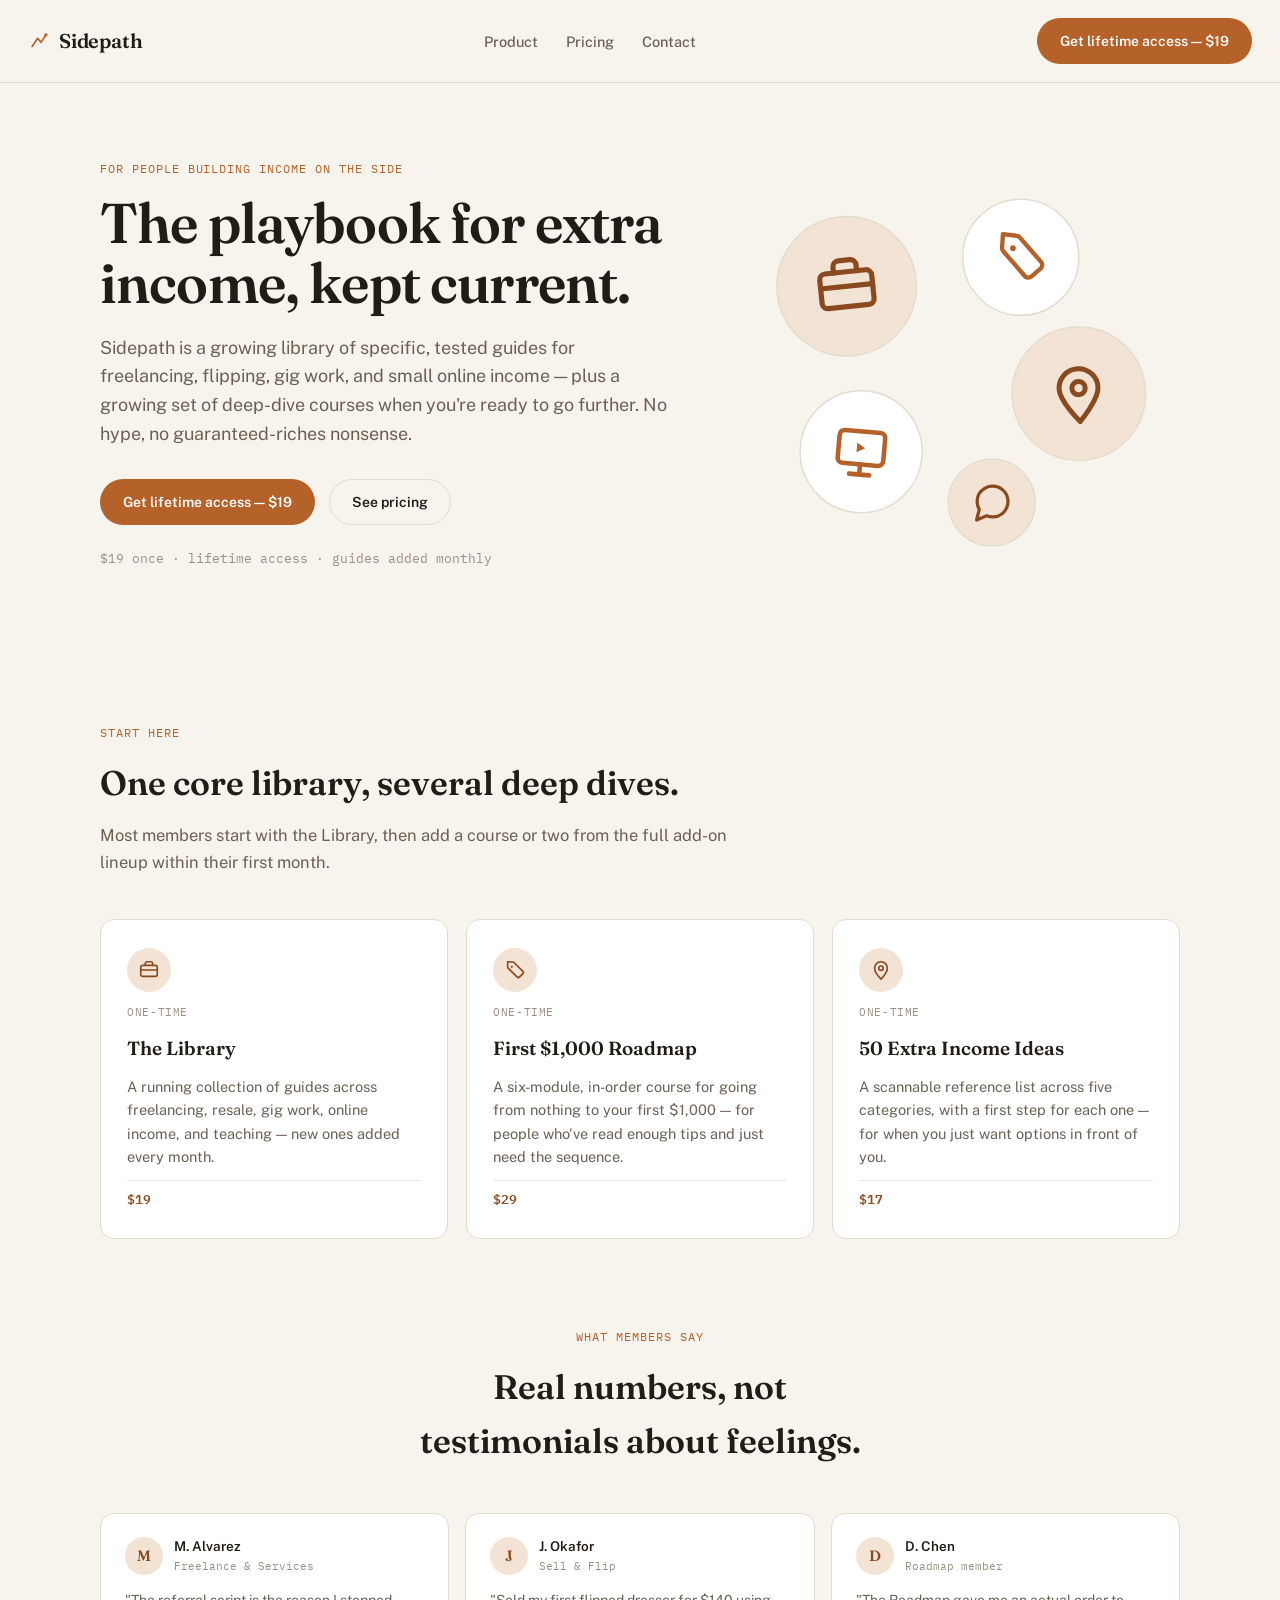
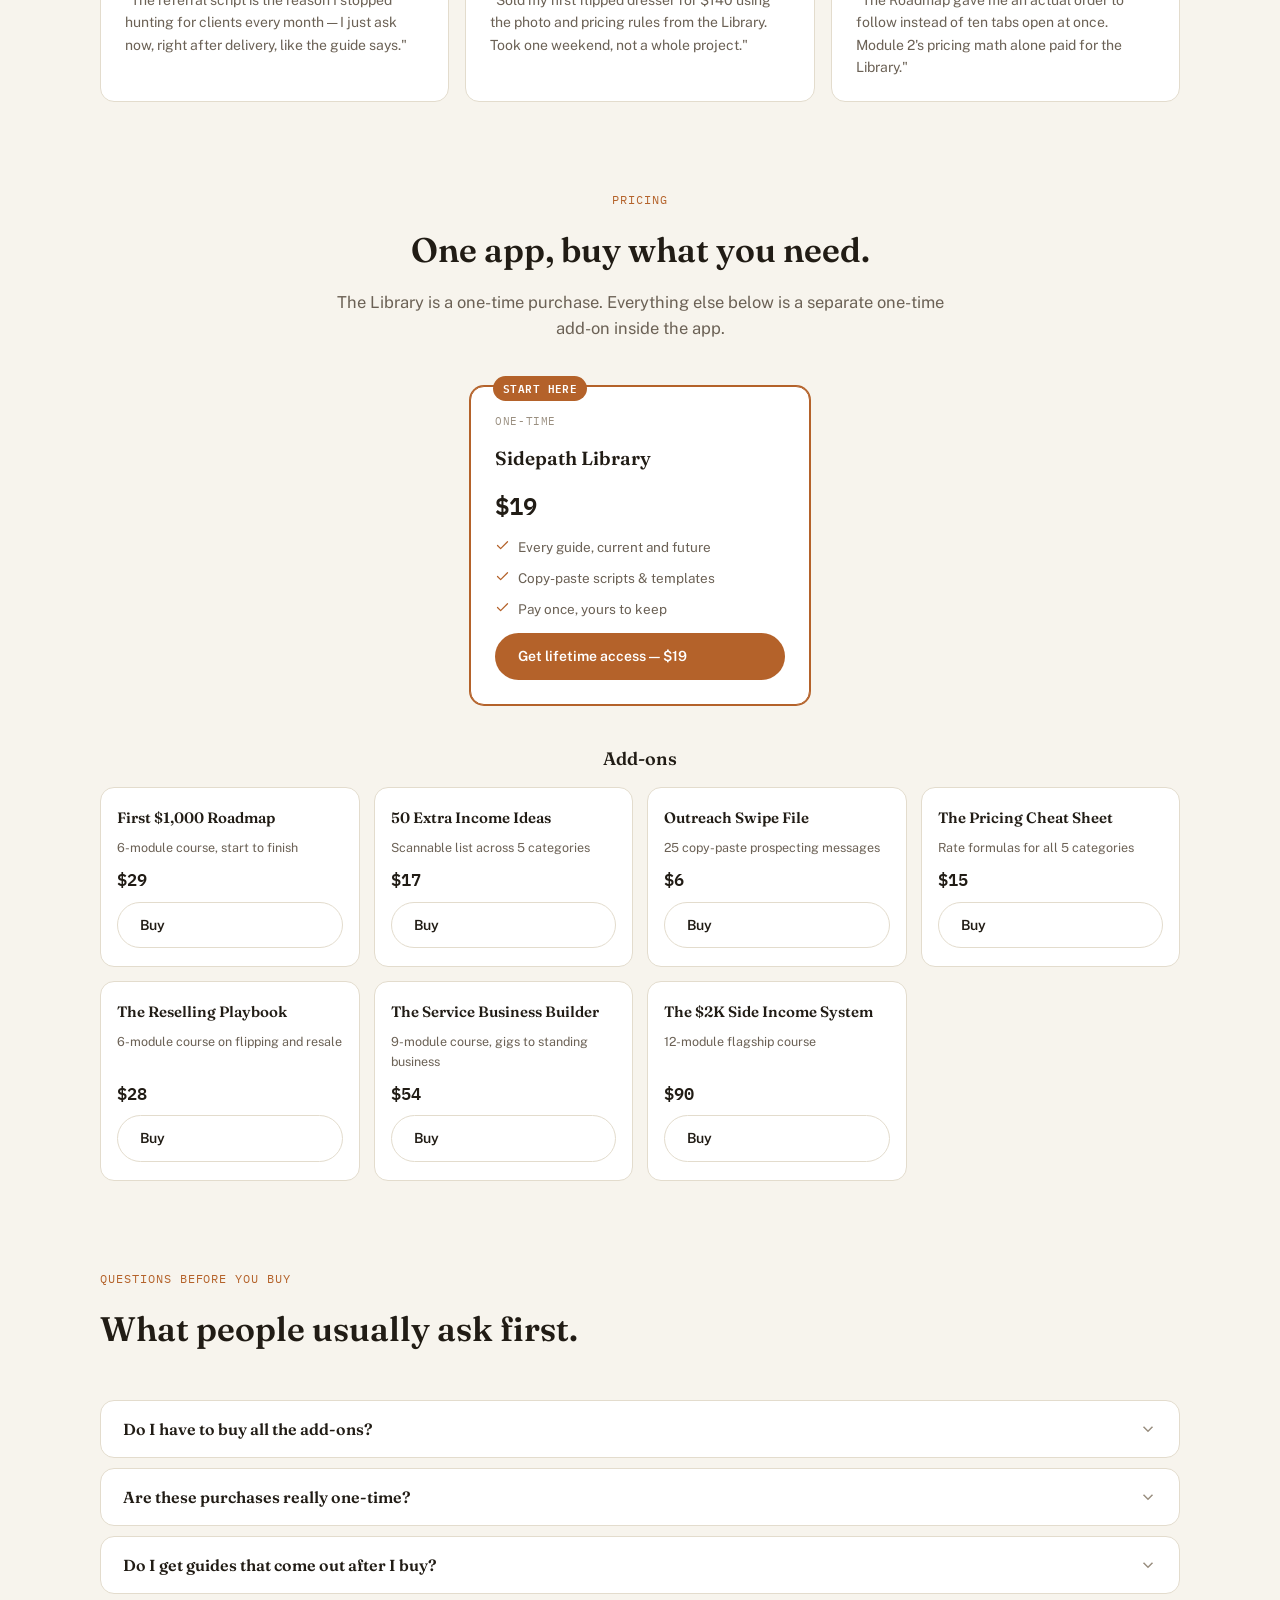
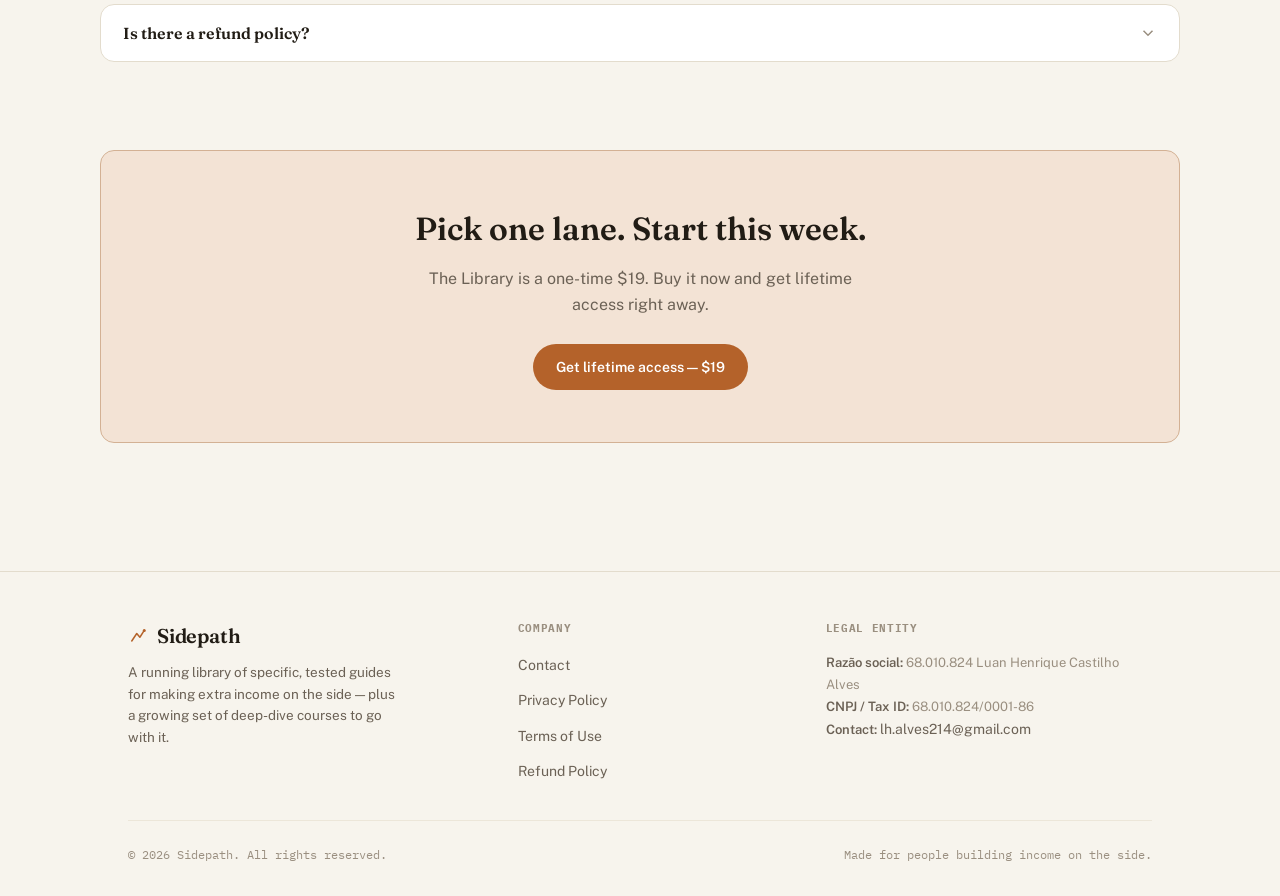
<file: index.html>
<!doctype html>
<html lang="en">
<head>
<meta charset="UTF-8">
<meta name="viewport" content="width=device-width, initial-scale=1.0">
<title>Sidepath — Extra Income, Explained</title>
<meta name="description" content="A running library of specific, tested guides for making extra income on the side — plus a growing set of deep-dive courses. No hype, updated monthly.">
<link rel="stylesheet" href="/marketing.css">
</head>
<body>

<svg style="display:none" aria-hidden="true">
  <symbol id="icon-check" viewBox="0 0 24 24" fill="none" stroke="currentColor" stroke-width="2" stroke-linecap="round" stroke-linejoin="round"><polyline points="20 6 9 17 4 12"/></symbol>
  <symbol id="icon-freelance" viewBox="0 0 24 24" fill="none" stroke="currentColor" stroke-width="1.8" stroke-linecap="round" stroke-linejoin="round"><rect x="3" y="7" width="18" height="12" rx="2"/><path d="M8 7V5a2 2 0 0 1 2-2h4a2 2 0 0 1 2 2v2"/><line x1="3" y1="12" x2="21" y2="12"/></symbol>
  <symbol id="icon-sell" viewBox="0 0 24 24" fill="none" stroke="currentColor" stroke-width="1.8" stroke-linecap="round" stroke-linejoin="round"><path d="M20.59 13.41 11 3.83A2 2 0 0 0 9.59 3.24L4 3v5.59a2 2 0 0 0 .59 1.41l9.59 9.59a2 2 0 0 0 2.82 0l3.59-3.59a2 2 0 0 0 0-2.59Z"/><circle cx="8.5" cy="8.5" r="1.2" fill="currentColor" stroke="none"/></symbol>
  <symbol id="icon-gig" viewBox="0 0 24 24" fill="none" stroke="currentColor" stroke-width="1.8" stroke-linecap="round" stroke-linejoin="round"><path d="M12 22s7-7.5 7-12a7 7 0 1 0-14 0c0 4.5 7 12 7 12z"/><circle cx="12" cy="10" r="2.4"/></symbol>
  <symbol id="icon-online" viewBox="0 0 24 24" fill="none" stroke="currentColor" stroke-width="1.8" stroke-linecap="round" stroke-linejoin="round"><rect x="3" y="4" width="18" height="13" rx="2"/><line x1="8" y1="21" x2="16" y2="21"/><line x1="12" y1="17" x2="12" y2="21"/><path d="M10.2 8.6v3.8l3.3-1.9Z" fill="currentColor" stroke="none"/></symbol>
  <symbol id="icon-teach" viewBox="0 0 24 24" fill="none" stroke="currentColor" stroke-width="1.8" stroke-linecap="round" stroke-linejoin="round"><path d="M21 11.5a8.38 8.38 0 0 1-.9 3.8 8.5 8.5 0 0 1-7.6 4.7 8.38 8.38 0 0 1-3.8-.9L3 21l1.9-5.7a8.38 8.38 0 0 1-.9-3.8 8.5 8.5 0 0 1 4.7-7.6 8.38 8.38 0 0 1 3.8-.9h.5a8.48 8.48 0 0 1 8 8v.5z"/></symbol>
</svg>

<header class="site-nav">
  <a href="/" class="brand">
    <svg width="22" height="22" viewBox="0 0 32 32" aria-hidden="true"><path d="M6 24 L14 12 L19 18 L26 7" fill="none" stroke="currentColor" stroke-width="2.4" stroke-linecap="round" stroke-linejoin="round"/><circle cx="26" cy="7" r="2.4" fill="currentColor"/></svg>
    <span class="brand-name">Sidepath</span>
  </a>
  <nav class="nav-links">
    <a href="#product">Product</a>
    <a href="#pricing">Pricing</a>
    <a href="/contact.html">Contact</a>
  </nav>
  <a href="https://buy.stripe.com/4gM7sN93a5WW92ra4N0x203" class="btn btn-primary">Get lifetime access — $19</a>
</header>

<main>

  <section class="shell hero">
    <div>
      <div class="eyebrow">For people building income on the side</div>
      <h1>The playbook for extra income, kept current.</h1>
      <p class="hero-lede">Sidepath is a growing library of specific, tested guides for freelancing, flipping, gig work, and small online income — plus a growing set of deep-dive courses when you're ready to go further. No hype, no guaranteed-riches nonsense.</p>
      <div class="hero-cta-row">
        <a href="https://buy.stripe.com/4gM7sN93a5WW92ra4N0x203" class="btn btn-primary">Get lifetime access — $19</a>
        <a href="#pricing" class="btn btn-ghost">See pricing</a>
      </div>
      <span class="hero-note">$19 once &middot; lifetime access &middot; guides added monthly</span>
    </div>
    <svg class="hero-art" viewBox="0 0 320 260" aria-hidden="true">
      <g transform="rotate(-6 90 76)"><circle cx="90" cy="76" r="48" fill="var(--accent-soft)" stroke="var(--line)"/><use href="#icon-freelance" x="66" y="52" width="48" height="48" style="color:var(--accent-strong)"/></g>
      <g transform="rotate(4 210 56)"><circle cx="210" cy="56" r="40" fill="var(--paper-raised)" stroke="var(--line)"/><use href="#icon-sell" x="190" y="36" width="40" height="40" style="color:var(--accent)"/></g>
      <g transform="rotate(-3 250 150)"><circle cx="250" cy="150" r="46" fill="var(--accent-soft)" stroke="var(--line)"/><use href="#icon-gig" x="227" y="127" width="46" height="46" style="color:var(--accent-strong)"/></g>
      <g transform="rotate(5 100 190)"><circle cx="100" cy="190" r="42" fill="var(--paper-raised)" stroke="var(--line)"/><use href="#icon-online" x="79" y="169" width="42" height="42" style="color:var(--accent)"/></g>
      <g transform="rotate(-4 190 225)"><circle cx="190" cy="225" r="30" fill="var(--accent-soft)" stroke="var(--line)"/><use href="#icon-teach" x="175" y="210" width="30" height="30" style="color:var(--accent-strong)"/></g>
    </svg>
  </section>

  <section class="shell section" id="product">
    <div class="section-head">
      <div class="eyebrow">Start here</div>
      <h2>One core library, several deep dives.</h2>
      <p>Most members start with the Library, then add a course or two from the full add-on lineup within their first month.</p>
    </div>
    <div class="pillars-grid">
      <div class="pillar-card">
        <span class="pillar-icon"><svg viewBox="0 0 24 24"><use href="#icon-freelance"/></svg></span>
        <span class="pillar-kind">One-time</span>
        <h3>The Library</h3>
        <p>A running collection of guides across freelancing, resale, gig work, online income, and teaching — new ones added every month.</p>
        <span class="pillar-price">$19</span>
      </div>
      <div class="pillar-card">
        <span class="pillar-icon"><svg viewBox="0 0 24 24"><use href="#icon-sell"/></svg></span>
        <span class="pillar-kind">One-time</span>
        <h3>First $1,000 Roadmap</h3>
        <p>A six-module, in-order course for going from nothing to your first $1,000 — for people who've read enough tips and just need the sequence.</p>
        <span class="pillar-price">$29</span>
      </div>
      <div class="pillar-card">
        <span class="pillar-icon"><svg viewBox="0 0 24 24"><use href="#icon-gig"/></svg></span>
        <span class="pillar-kind">One-time</span>
        <h3>50 Extra Income Ideas</h3>
        <p>A scannable reference list across five categories, with a first step for each one — for when you just want options in front of you.</p>
        <span class="pillar-price">$17</span>
      </div>
    </div>
  </section>

  <section class="shell section" style="padding-top:0">
    <div class="section-head center" style="margin-left:auto;margin-right:auto">
      <div class="eyebrow">What members say</div>
      <h2>Real numbers, not testimonials about feelings.</h2>
    </div>
    <div class="testimonial-grid">
      <div class="testimonial-card">
        <div class="testimonial-head">
          <span class="avatar-circle">M</span>
          <div><span class="t-name">M. Alvarez</span><span class="t-role">Freelance &amp; Services</span></div>
        </div>
        <p>"The referral script is the reason I stopped hunting for clients every month — I just ask now, right after delivery, like the guide says."</p>
      </div>
      <div class="testimonial-card">
        <div class="testimonial-head">
          <span class="avatar-circle">J</span>
          <div><span class="t-name">J. Okafor</span><span class="t-role">Sell &amp; Flip</span></div>
        </div>
        <p>"Sold my first flipped dresser for $140 using the photo and pricing rules from the Library. Took one weekend, not a whole project."</p>
      </div>
      <div class="testimonial-card">
        <div class="testimonial-head">
          <span class="avatar-circle">D</span>
          <div><span class="t-name">D. Chen</span><span class="t-role">Roadmap member</span></div>
        </div>
        <p>"The Roadmap gave me an actual order to follow instead of ten tabs open at once. Module 2's pricing math alone paid for the Library."</p>
      </div>
    </div>
  </section>

  <section class="shell section" id="pricing" style="padding-top:0">
    <div class="section-head center" style="margin-left:auto;margin-right:auto">
      <div class="eyebrow">Pricing</div>
      <h2>One app, buy what you need.</h2>
      <p>The Library is a one-time purchase. Everything else below is a separate one-time add-on inside the app.</p>
    </div>
    <div class="pricing-grid pricing-grid-single">
      <div class="price-card primary">
        <span class="best-for-badge">Start here</span>
        <span class="price-kind">One-time</span>
        <span class="price-name">Sidepath Library</span>
        <div class="price-figures"><span class="price-full">$19</span></div>
        <ul class="price-features">
          <li><svg viewBox="0 0 24 24"><use href="#icon-check"/></svg>Every guide, current and future</li>
          <li><svg viewBox="0 0 24 24"><use href="#icon-check"/></svg>Copy-paste scripts &amp; templates</li>
          <li><svg viewBox="0 0 24 24"><use href="#icon-check"/></svg>Pay once, yours to keep</li>
        </ul>
        <a href="https://buy.stripe.com/4gM7sN93a5WW92ra4N0x203" class="btn btn-primary">Get lifetime access — $19</a>
      </div>
    </div>

    <h3 class="addon-grid-heading">Add-ons</h3>
    <div class="addon-grid">
      <div class="addon-card">
        <span class="addon-card-name">First $1,000 Roadmap</span>
        <span class="addon-card-desc">6-module course, start to finish</span>
        <span class="addon-card-price">$29</span>
        <a href="https://buy.stripe.com/14AfZj7Z60CCguTel30x201" class="btn btn-ghost btn-small">Buy</a>
      </div>
      <div class="addon-card">
        <span class="addon-card-name">50 Extra Income Ideas</span>
        <span class="addon-card-desc">Scannable list across 5 categories</span>
        <span class="addon-card-price">$17</span>
        <a href="https://buy.stripe.com/3cI28ta7efxw2E37WF0x202" class="btn btn-ghost btn-small">Buy</a>
      </div>
      <div class="addon-card">
        <span class="addon-card-name">Outreach Swipe File</span>
        <span class="addon-card-desc">25 copy-paste prospecting messages</span>
        <span class="addon-card-price">$6</span>
        <a href="https://buy.stripe.com/8x2cN73IQadc5Qf6SB0x204" class="btn btn-ghost btn-small">Buy</a>
      </div>
      <div class="addon-card">
        <span class="addon-card-name">The Pricing Cheat Sheet</span>
        <span class="addon-card-desc">Rate formulas for all 5 categories</span>
        <span class="addon-card-price">$15</span>
        <a href="https://buy.stripe.com/7sYbJ36V25WWceDb8R0x205" class="btn btn-ghost btn-small">Buy</a>
      </div>
      <div class="addon-card">
        <span class="addon-card-name">The Reselling Playbook</span>
        <span class="addon-card-desc">6-module course on flipping and resale</span>
        <span class="addon-card-price">$28</span>
        <a href="https://buy.stripe.com/4gM9AVenuetsguTa4N0x206" class="btn btn-ghost btn-small">Buy</a>
      </div>
      <div class="addon-card">
        <span class="addon-card-name">The Service Business Builder</span>
        <span class="addon-card-desc">9-module course, gigs to standing business</span>
        <span class="addon-card-price">$54</span>
        <a href="https://buy.stripe.com/cNi28tbbi2KKdiH6SB0x207" class="btn btn-ghost btn-small">Buy</a>
      </div>
      <div class="addon-card">
        <span class="addon-card-name">The $2K Side Income System</span>
        <span class="addon-card-desc">12-module flagship course</span>
        <span class="addon-card-price">$90</span>
        <a href="https://buy.stripe.com/fZufZj1AI0CCfqP4Kt0x208" class="btn btn-ghost btn-small">Buy</a>
      </div>
    </div>
  </section>

  <section class="shell section" style="padding-top:0">
    <div class="section-head">
      <div class="eyebrow">Questions before you buy</div>
      <h2>What people usually ask first.</h2>
    </div>
    <div class="faq-list">
      <div class="faq-item">
        <button class="faq-question"><span>Do I have to buy all the add-ons?</span><svg class="chev" viewBox="0 0 24 24" width="18" height="18" fill="none" stroke="currentColor" stroke-width="2"><polyline points="6 9 12 15 18 9"/></svg></button>
        <div class="faq-answer"><p>No. The Library alone works on its own for $19. Every add-on is optional — buy whichever ones you actually want, whenever you want them, or never.</p></div>
      </div>
      <div class="faq-item">
        <button class="faq-question"><span>Are these purchases really one-time?</span><svg class="chev" viewBox="0 0 24 24" width="18" height="18" fill="none" stroke="currentColor" stroke-width="2"><polyline points="6 9 12 15 18 9"/></svg></button>
        <div class="faq-answer"><p>Yes. Pay once for the Library or any add-on and it's yours to keep — no recurring charge, no expiration.</p></div>
      </div>
      <div class="faq-item">
        <button class="faq-question"><span>Do I get guides that come out after I buy?</span><svg class="chev" viewBox="0 0 24 24" width="18" height="18" fill="none" stroke="currentColor" stroke-width="2"><polyline points="6 9 12 15 18 9"/></svg></button>
        <div class="faq-answer"><p>Yes. Buying the Library once gets you every guide added from that point on too, at no extra charge — it's lifetime access, not a snapshot.</p></div>
      </div>
      <div class="faq-item">
        <button class="faq-question"><span>Is there a refund policy?</span><svg class="chev" viewBox="0 0 24 24" width="18" height="18" fill="none" stroke="currentColor" stroke-width="2"><polyline points="6 9 12 15 18 9"/></svg></button>
        <div class="faq-answer"><p>Yes — see our <a href="/refund.html">Refund Policy</a> for the exact windows and how to request one.</p></div>
      </div>
    </div>
  </section>

  <section class="shell section" style="padding-top:0">
    <div class="final-cta">
      <h2>Pick one lane. Start this week.</h2>
      <p>The Library is a one-time $19. Buy it now and get lifetime access right away.</p>
      <a href="https://buy.stripe.com/4gM7sN93a5WW92ra4N0x203" class="btn btn-primary">Get lifetime access — $19</a>
    </div>
  </section>

</main>

<footer class="site-footer">
  <div class="shell">
    <div class="footer-grid">
      <div class="footer-brand">
        <a href="/" class="brand">
          <svg width="20" height="20" viewBox="0 0 32 32" aria-hidden="true"><path d="M6 24 L14 12 L19 18 L26 7" fill="none" stroke="currentColor" stroke-width="2.4" stroke-linecap="round" stroke-linejoin="round"/><circle cx="26" cy="7" r="2.4" fill="currentColor"/></svg>
          <span class="brand-name">Sidepath</span>
        </a>
        <p>A running library of specific, tested guides for making extra income on the side — plus a growing set of deep-dive courses to go with it.</p>
      </div>
      <div class="footer-col">
        <h4>Company</h4>
        <ul>
          <li><a href="/contact.html">Contact</a></li>
          <li><a href="/privacy.html">Privacy Policy</a></li>
          <li><a href="/terms.html">Terms of Use</a></li>
          <li><a href="/refund.html">Refund Policy</a></li>
        </ul>
      </div>
      <div class="footer-col">
        <h4>Legal entity</h4>
        <p class="footer-legal">
          <strong>Razão social:</strong> 68.010.824 Luan Henrique Castilho Alves<br>
          <strong>CNPJ / Tax ID:</strong> 68.010.824/0001-86<br>
          <strong>Contact:</strong> <a href="mailto:lh.alves214@gmail.com">lh.alves214@gmail.com</a>
        </p>
      </div>
    </div>
    <div class="footer-bottom">
      <span>&copy; 2026 Sidepath. All rights reserved.</span>
      <span>Made for people building income on the side.</span>
    </div>
  </div>
</footer>

<script src="/marketing.js"></script>
</body>
</html>
</file>
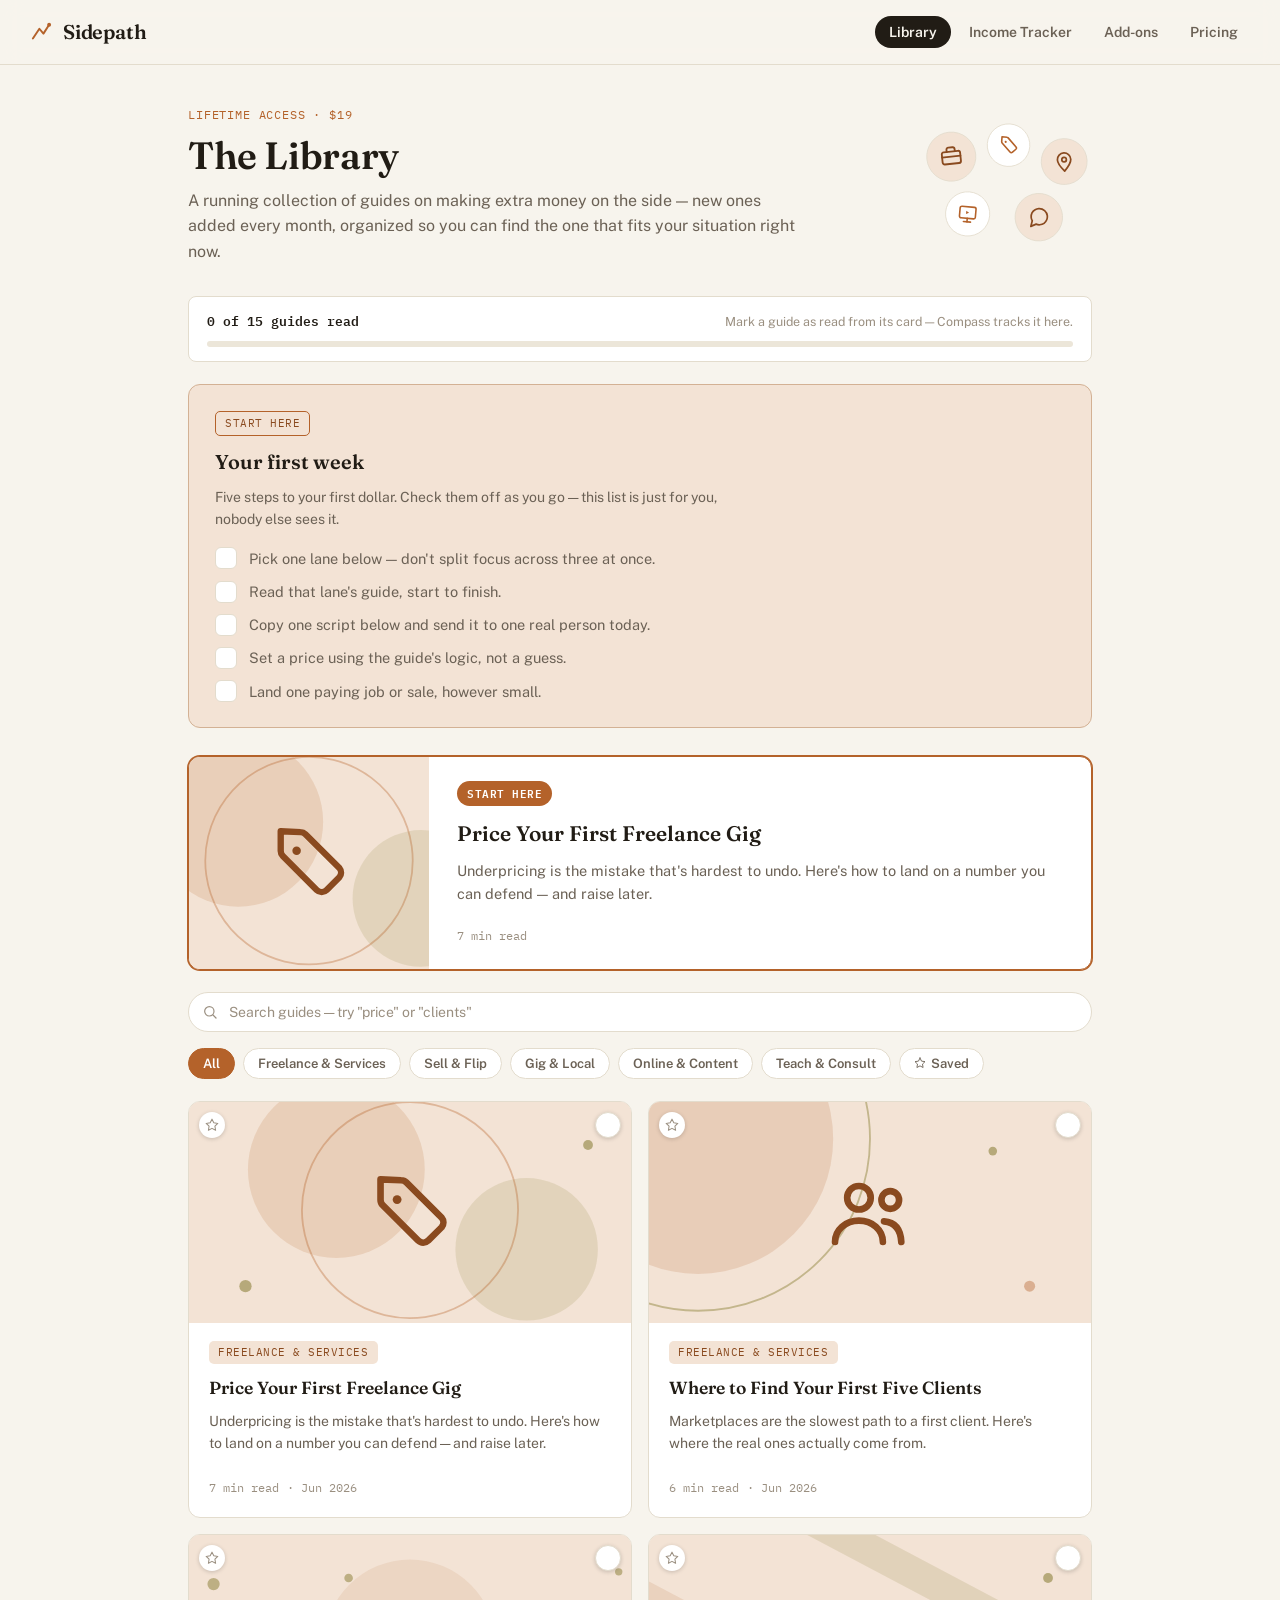
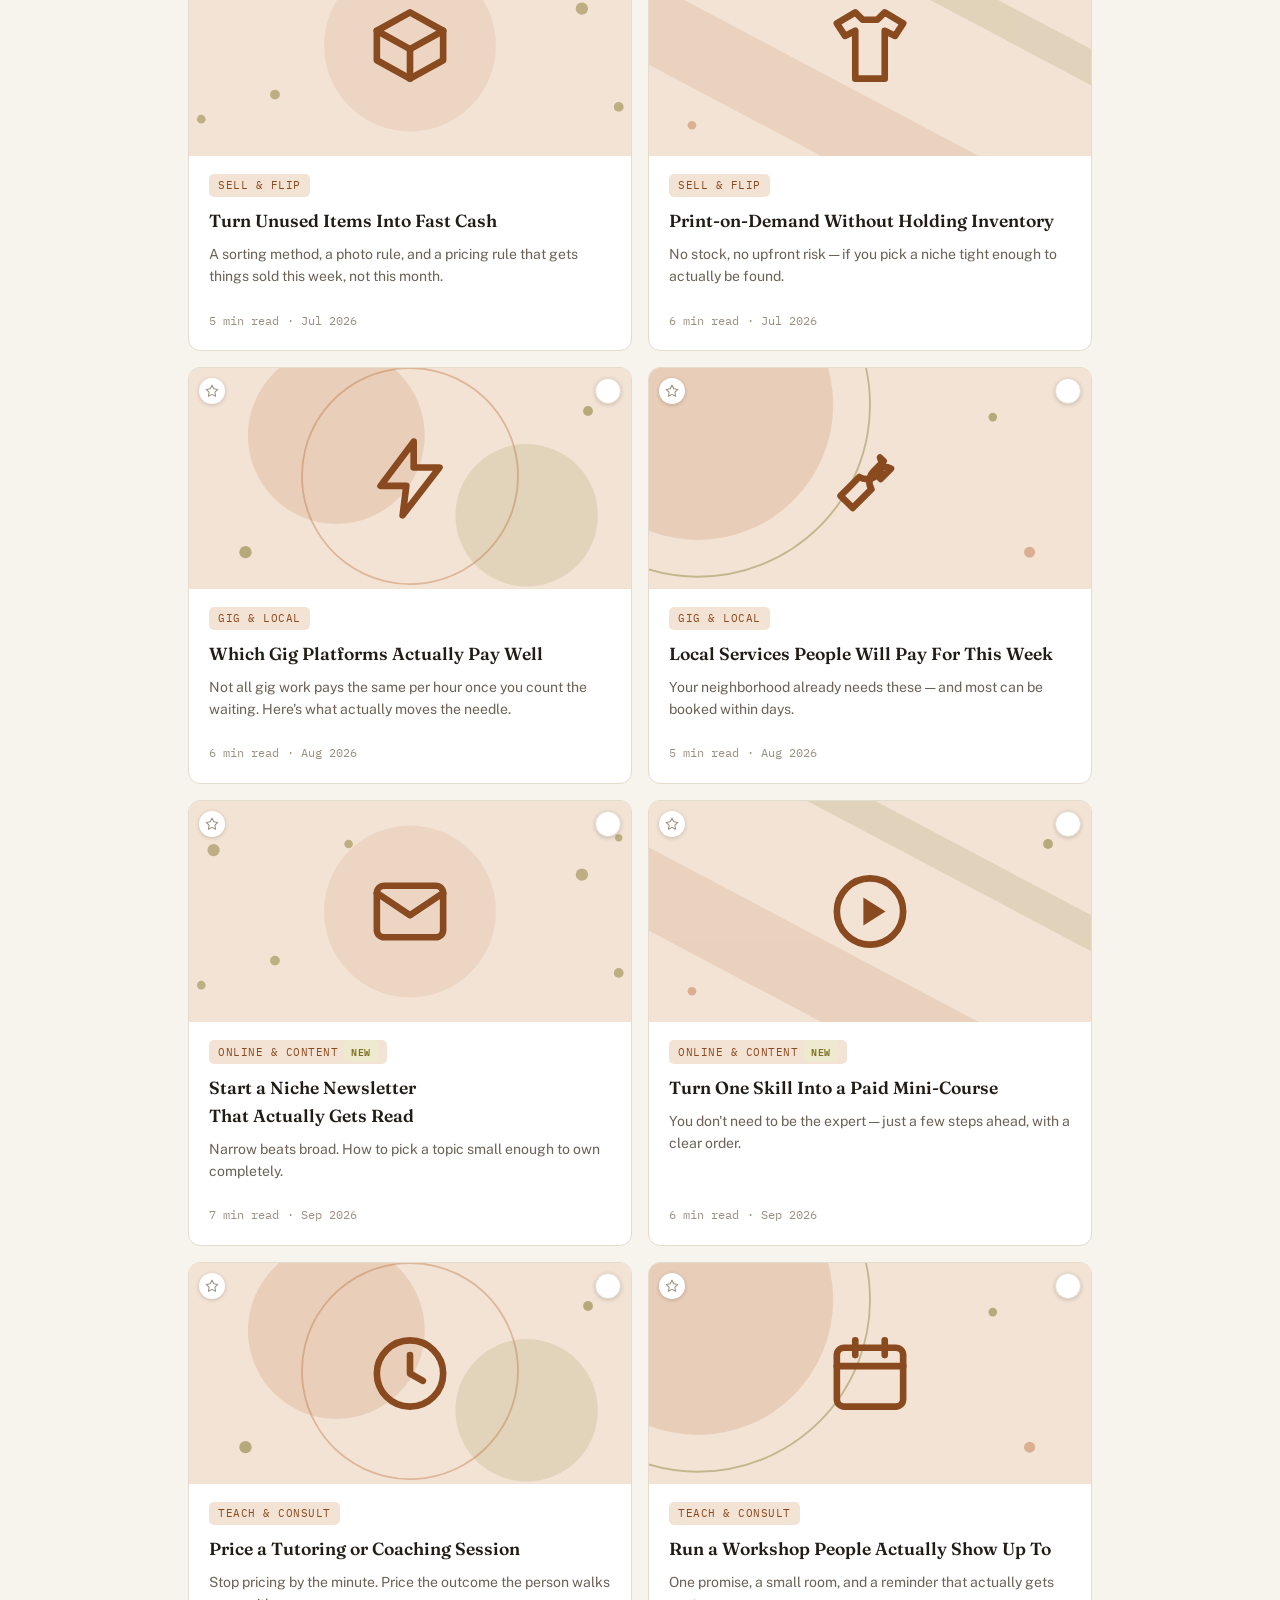
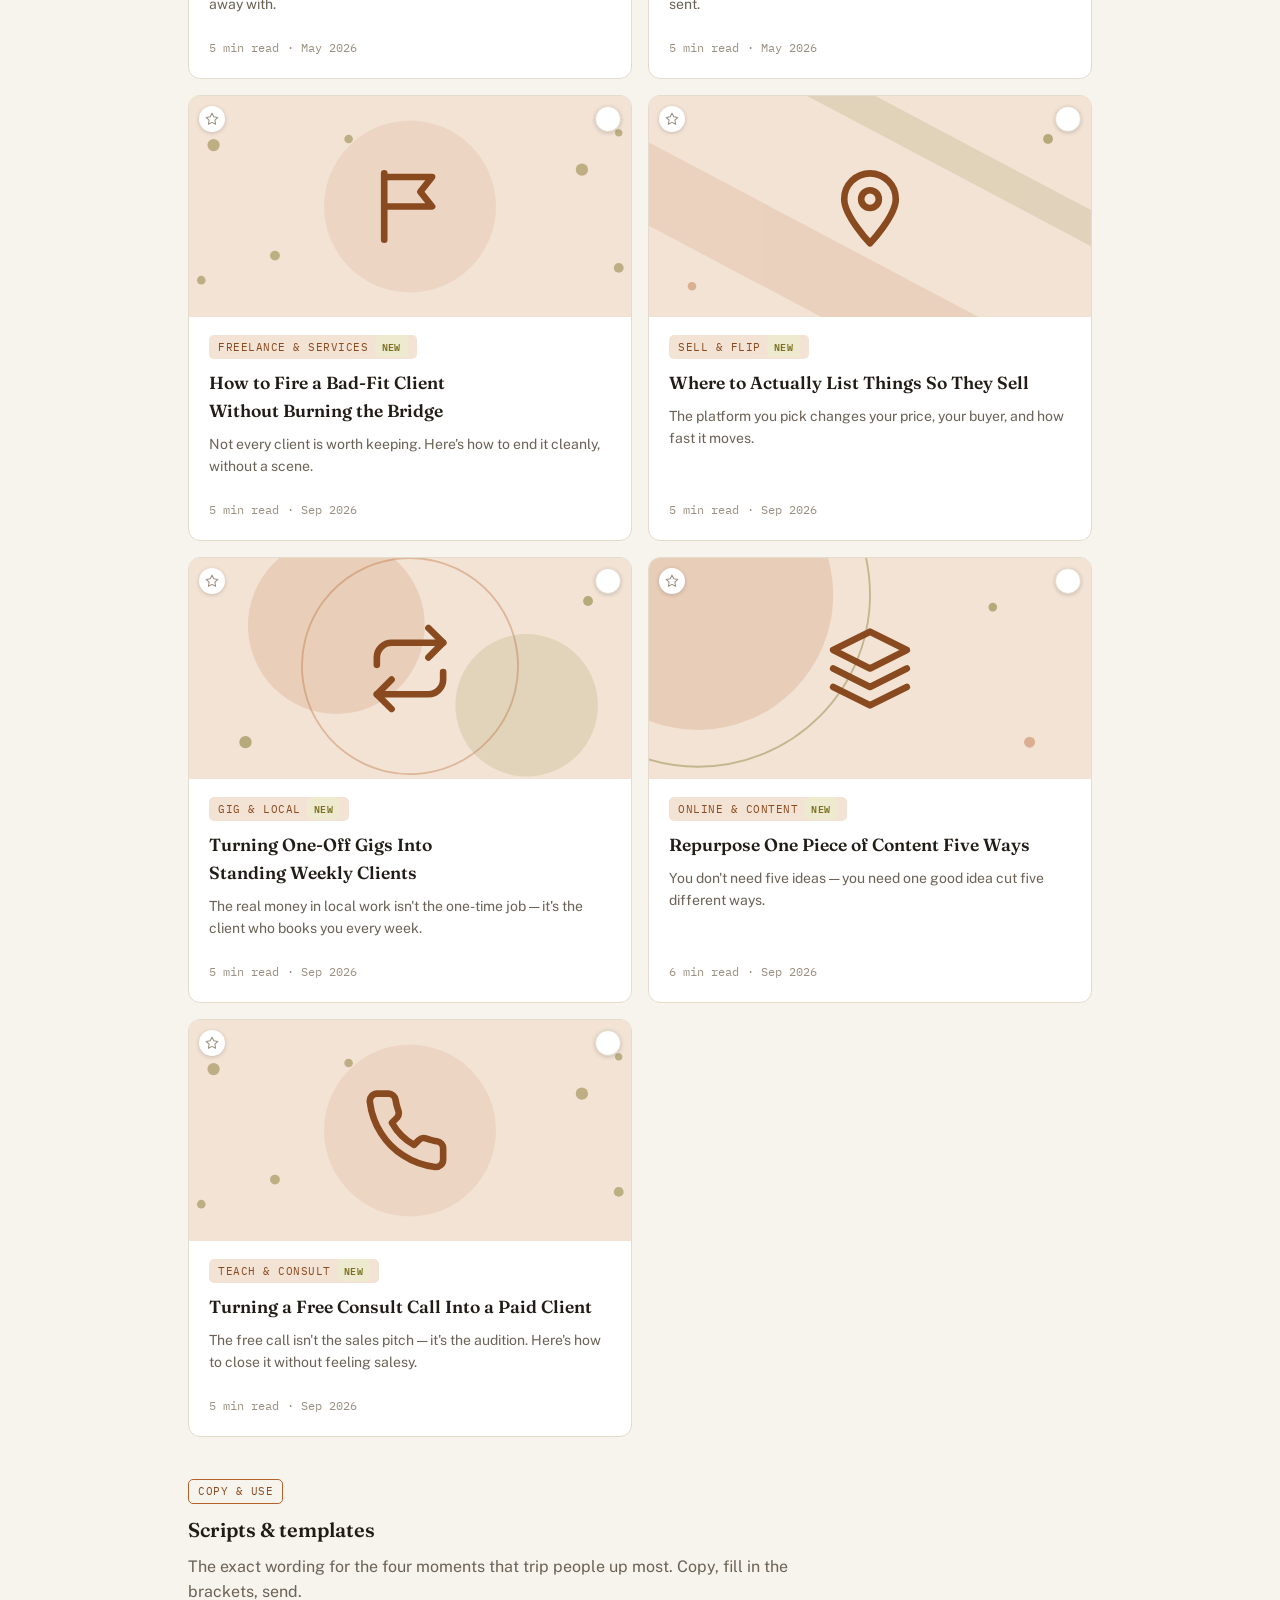
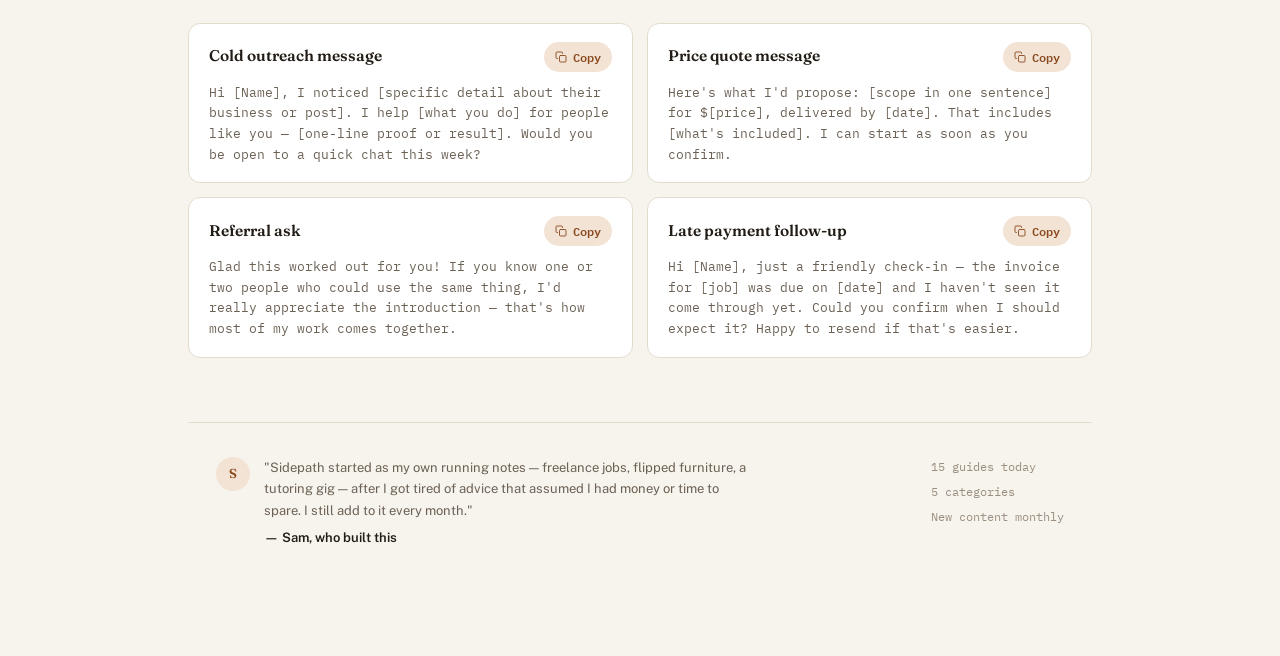
<file: app/index.html>
<!doctype html>
<html lang="en">
<head>
<meta charset="UTF-8">
<meta name="viewport" content="width=device-width, initial-scale=1.0">
<title>Sidepath — Extra Income, Explained</title>
<link rel="stylesheet" href="/app/styles.css">
</head>
<body>

  <svg style="display:none" aria-hidden="true">
    <symbol id="icon-freelance" viewBox="0 0 24 24" fill="none" stroke="currentColor" stroke-width="1.8" stroke-linecap="round" stroke-linejoin="round">
      <rect x="3" y="7" width="18" height="12" rx="2"/><path d="M8 7V5a2 2 0 0 1 2-2h4a2 2 0 0 1 2 2v2"/><line x1="3" y1="12" x2="21" y2="12"/>
    </symbol>
    <symbol id="icon-sell" viewBox="0 0 24 24" fill="none" stroke="currentColor" stroke-width="1.8" stroke-linecap="round" stroke-linejoin="round">
      <path d="M20.59 13.41 11 3.83A2 2 0 0 0 9.59 3.24L4 3v5.59a2 2 0 0 0 .59 1.41l9.59 9.59a2 2 0 0 0 2.82 0l3.59-3.59a2 2 0 0 0 0-2.59Z"/><circle cx="8.5" cy="8.5" r="1.2" fill="currentColor" stroke="none"/>
    </symbol>
    <symbol id="icon-gig" viewBox="0 0 24 24" fill="none" stroke="currentColor" stroke-width="1.8" stroke-linecap="round" stroke-linejoin="round">
      <path d="M12 22s7-7.5 7-12a7 7 0 1 0-14 0c0 4.5 7 12 7 12z"/><circle cx="12" cy="10" r="2.4"/>
    </symbol>
    <symbol id="icon-online" viewBox="0 0 24 24" fill="none" stroke="currentColor" stroke-width="1.8" stroke-linecap="round" stroke-linejoin="round">
      <rect x="3" y="4" width="18" height="13" rx="2"/><line x1="8" y1="21" x2="16" y2="21"/><line x1="12" y1="17" x2="12" y2="21"/><path d="M10.2 8.6v3.8l3.3-1.9Z" fill="currentColor" stroke="none"/>
    </symbol>
    <symbol id="icon-teach" viewBox="0 0 24 24" fill="none" stroke="currentColor" stroke-width="1.8" stroke-linecap="round" stroke-linejoin="round">
      <path d="M21 11.5a8.38 8.38 0 0 1-.9 3.8 8.5 8.5 0 0 1-7.6 4.7 8.38 8.38 0 0 1-3.8-.9L3 21l1.9-5.7a8.38 8.38 0 0 1-.9-3.8 8.5 8.5 0 0 1 4.7-7.6 8.38 8.38 0 0 1 3.8-.9h.5a8.48 8.48 0 0 1 8 8v.5z"/>
    </symbol>
    <symbol id="icon-check" viewBox="0 0 24 24" fill="none" stroke="currentColor" stroke-width="2" stroke-linecap="round" stroke-linejoin="round">
      <polyline points="20 6 9 17 4 12"/>
    </symbol>
    <symbol id="icon-star" viewBox="0 0 24 24" fill="none" stroke="currentColor" stroke-width="1.8" stroke-linecap="round" stroke-linejoin="round">
      <polygon points="12 2 15.09 8.26 22 9.27 17 14.14 18.18 21.02 12 17.77 5.82 21.02 7 14.14 2 9.27 8.91 8.26 12 2"/>
    </symbol>
    <symbol id="icon-star-filled" viewBox="0 0 24 24" fill="currentColor" stroke="currentColor" stroke-width="1.8" stroke-linecap="round" stroke-linejoin="round">
      <polygon points="12 2 15.09 8.26 22 9.27 17 14.14 18.18 21.02 12 17.77 5.82 21.02 7 14.14 2 9.27 8.91 8.26 12 2"/>
    </symbol>
    <symbol id="icon-copy" viewBox="0 0 24 24" fill="none" stroke="currentColor" stroke-width="1.8" stroke-linecap="round" stroke-linejoin="round">
      <rect x="9" y="9" width="13" height="13" rx="2"/><path d="M5 15H4a2 2 0 0 1-2-2V4a2 2 0 0 1 2-2h9a2 2 0 0 1 2 2v1"/>
    </symbol>
    <symbol id="icon-people" viewBox="0 0 24 24" fill="none" stroke="currentColor" stroke-width="1.8" stroke-linecap="round" stroke-linejoin="round">
      <circle cx="9" cy="8" r="3.2"/><path d="M2.5 20c0-3.3 2.9-5.8 6.5-5.8s6.5 2.5 6.5 5.8"/><circle cx="17.5" cy="8.6" r="2.4"/><path d="M15.8 14.4c2.6.2 4.5 1.8 4.7 5.6"/>
    </symbol>
    <symbol id="icon-box" viewBox="0 0 24 24" fill="none" stroke="currentColor" stroke-width="1.8" stroke-linecap="round" stroke-linejoin="round">
      <path d="M21 8 12 3 3 8l9 5 9-5Z"/><path d="M3 8v8l9 5 9-5V8"/><path d="M12 13v8"/>
    </symbol>
    <symbol id="icon-shirt" viewBox="0 0 24 24" fill="none" stroke="currentColor" stroke-width="1.8" stroke-linecap="round" stroke-linejoin="round">
      <path d="M8 3 3 6l2.2 3.4L8 8v13h8V8l2.8 1.4L21 6l-5-3-2 2h-4L8 3Z"/>
    </symbol>
    <symbol id="icon-bolt" viewBox="0 0 24 24" fill="none" stroke="currentColor" stroke-width="1.8" stroke-linecap="round" stroke-linejoin="round">
      <polygon points="13 2 4 14 11 14 10 22 20 9 13 9 13 2"/>
    </symbol>
    <symbol id="icon-wrench" viewBox="0 0 24 24" fill="none" stroke="currentColor" stroke-width="1.8" stroke-linecap="round" stroke-linejoin="round">
      <path d="M14.7 6.3a4 4 0 0 1-5.6 5.3L4 16.7 7.3 20l5.1-5.1a4 4 0 0 1 5.3-5.6l-2.8 2.8-2-2 2.8-2.8Z"/>
    </symbol>
    <symbol id="icon-mail" viewBox="0 0 24 24" fill="none" stroke="currentColor" stroke-width="1.8" stroke-linecap="round" stroke-linejoin="round">
      <rect x="3" y="5" width="18" height="14" rx="2"/><path d="M3 7l9 6 9-6"/>
    </symbol>
    <symbol id="icon-play" viewBox="0 0 24 24" fill="none" stroke="currentColor" stroke-width="1.8" stroke-linecap="round" stroke-linejoin="round">
      <circle cx="12" cy="12" r="9"/><path d="M10.2 8.2v7.6l6-3.8Z" fill="currentColor" stroke="none"/>
    </symbol>
    <symbol id="icon-clock" viewBox="0 0 24 24" fill="none" stroke="currentColor" stroke-width="1.8" stroke-linecap="round" stroke-linejoin="round">
      <circle cx="12" cy="12" r="9"/><polyline points="12 7 12 12 15.5 14"/>
    </symbol>
    <symbol id="icon-calendar" viewBox="0 0 24 24" fill="none" stroke="currentColor" stroke-width="1.8" stroke-linecap="round" stroke-linejoin="round">
      <rect x="3" y="5" width="18" height="16" rx="2"/><line x1="3" y1="10" x2="21" y2="10"/><line x1="8" y1="3" x2="8" y2="7"/><line x1="16" y1="3" x2="16" y2="7"/>
    </symbol>
    <symbol id="icon-flag" viewBox="0 0 24 24" fill="none" stroke="currentColor" stroke-width="1.8" stroke-linecap="round" stroke-linejoin="round">
      <line x1="5" y1="3" x2="5" y2="21"/><path d="M5 4h13l-3.2 4L18 12H5"/>
    </symbol>
    <symbol id="icon-repeat" viewBox="0 0 24 24" fill="none" stroke="currentColor" stroke-width="1.8" stroke-linecap="round" stroke-linejoin="round">
      <polyline points="17 1 21 5 17 9"/><path d="M3 11V9a4 4 0 0 1 4-4h14"/><polyline points="7 23 3 19 7 15"/><path d="M21 13v2a4 4 0 0 1-4 4H3"/>
    </symbol>
    <symbol id="icon-layers" viewBox="0 0 24 24" fill="none" stroke="currentColor" stroke-width="1.8" stroke-linecap="round" stroke-linejoin="round">
      <polygon points="12 2 2 7 12 12 22 7 12 2"/><polyline points="2 17 12 22 22 17"/><polyline points="2 12 12 17 22 12"/>
    </symbol>
    <symbol id="icon-phone" viewBox="0 0 24 24" fill="none" stroke="currentColor" stroke-width="1.8" stroke-linecap="round" stroke-linejoin="round">
      <path d="M21 16.9v3a2 2 0 0 1-2.2 2 19.7 19.7 0 0 1-8.6-3.1 19.4 19.4 0 0 1-6-6A19.7 19.7 0 0 1 1.1 4.2 2 2 0 0 1 3.1 2h3a2 2 0 0 1 2 1.7c.1 1 .4 1.9.7 2.8a2 2 0 0 1-.4 2.1L7.1 9.9a16 16 0 0 0 6 6l1.3-1.3a2 2 0 0 1 2.1-.4c.9.3 1.8.6 2.8.7a2 2 0 0 1 1.7 2Z"/>
    </symbol>
    <symbol id="icon-dollar" viewBox="0 0 24 24" fill="none" stroke="currentColor" stroke-width="1.8" stroke-linecap="round" stroke-linejoin="round">
      <line x1="12" y1="1" x2="12" y2="23"/><path d="M17 5.5c0-2-2.2-3.5-5-3.5s-5 1.5-5 3.5 2.2 3 5 3.5c2.8.5 5 1.5 5 3.5s-2.2 3.5-5 3.5-5-1.5-5-3.5"/>
    </symbol>
  </svg>

  <header class="topbar">
    <div class="brand">
      <svg class="brand-mark" viewBox="0 0 32 32" width="26" height="26" aria-hidden="true">
        <path d="M6 24 L14 12 L19 18 L26 7" fill="none" stroke="currentColor" stroke-width="2.4" stroke-linecap="round" stroke-linejoin="round"/>
        <circle cx="26" cy="7" r="2.4" fill="currentColor"/>
      </svg>
      <span class="brand-name">Sidepath</span>
    </div>
    <nav class="tabs" role="tablist">
      <button class="tab active" data-panel="library" role="tab" aria-selected="true">Library</button>
      <button class="tab" data-panel="tracker" role="tab" aria-selected="false">Income Tracker</button>
      <button class="tab" data-panel="addons" role="tab" aria-selected="false">Add-ons</button>
      <button class="tab" data-panel="pricing" role="tab" aria-selected="false">Pricing</button>
    </nav>
  </header>

  <main class="shell">

    <!-- ================= LIBRARY (core, one-time) ================= -->
    <section id="library" class="panel active">
      <div class="panel-head panel-head-row">
        <div>
          <div class="eyebrow">Lifetime access &middot; $19</div>
          <h1>The Library</h1>
          <p class="lede">A running collection of guides on making extra money on the side — new ones added every month, organized so you can find the one that fits your situation right now.</p>
        </div>
        <svg class="panel-head-art" viewBox="0 0 220 160" aria-hidden="true">
          <g transform="rotate(-6 48 46)"><circle cx="48" cy="46" r="30" fill="var(--accent-soft)" stroke="var(--line)"/><use href="#icon-freelance" x="33" y="31" width="30" height="30" style="color:var(--accent-strong)"/></g>
          <g transform="rotate(4 118 32)"><circle cx="118" cy="32" r="26" fill="var(--paper-raised)" stroke="var(--line)"/><use href="#icon-sell" x="105" y="19" width="26" height="26" style="color:var(--accent)"/></g>
          <g transform="rotate(-3 186 52)"><circle cx="186" cy="52" r="28" fill="var(--accent-soft)" stroke="var(--line)"/><use href="#icon-gig" x="172" y="38" width="28" height="28" style="color:var(--accent-strong)"/></g>
          <g transform="rotate(5 68 116)"><circle cx="68" cy="116" r="27" fill="var(--paper-raised)" stroke="var(--line)"/><use href="#icon-online" x="55" y="103" width="26" height="26" style="color:var(--accent)"/></g>
          <g transform="rotate(-4 155 120)"><circle cx="155" cy="120" r="29" fill="var(--accent-soft)" stroke="var(--line)"/><use href="#icon-teach" x="141" y="106" width="28" height="28" style="color:var(--accent-strong)"/></g>
        </svg>
      </div>

      <div class="progress-strip">
        <div class="progress-strip-head">
          <span id="libProgressLabel">0 of 15 guides read</span>
          <span class="progress-strip-sub">Mark a guide as read from its card — Compass tracks it here.</span>
        </div>
        <div class="progress-track"><div class="progress-fill" id="libProgressFill" style="width:0%"></div></div>
      </div>

      <div class="onboard-card">
        <div class="onboard-head">
          <span class="tag tag-neutral">Start here</span>
          <h2>Your first week</h2>
          <p>Five steps to your first dollar. Check them off as you go — this list is just for you, nobody else sees it.</p>
        </div>
        <ul class="checklist" id="onboardChecklist">
          <li data-onboard-id="pick-lane"><button class="check-toggle" aria-label="Toggle done"><svg viewBox="0 0 24 24"><use href="#icon-check"/></svg></button><span>Pick one lane below — don't split focus across three at once.</span></li>
          <li data-onboard-id="read-guide"><button class="check-toggle" aria-label="Toggle done"><svg viewBox="0 0 24 24"><use href="#icon-check"/></svg></button><span>Read that lane's guide, start to finish.</span></li>
          <li data-onboard-id="send-script"><button class="check-toggle" aria-label="Toggle done"><svg viewBox="0 0 24 24"><use href="#icon-check"/></svg></button><span>Copy one script below and send it to one real person today.</span></li>
          <li data-onboard-id="set-price"><button class="check-toggle" aria-label="Toggle done"><svg viewBox="0 0 24 24"><use href="#icon-check"/></svg></button><span>Set a price using the guide's logic, not a guess.</span></li>
          <li data-onboard-id="first-sale"><button class="check-toggle" aria-label="Toggle done"><svg viewBox="0 0 24 24"><use href="#icon-check"/></svg></button><span>Land one paying job or sale, however small.</span></li>
        </ul>
      </div>

      <div class="featured-wrap" id="featuredArticle"></div>

      <div class="search-row">
        <svg class="search-icon" viewBox="0 0 24 24" fill="none" stroke="currentColor" stroke-width="1.8" stroke-linecap="round" stroke-linejoin="round"><circle cx="11" cy="11" r="7"/><line x1="21" y1="21" x2="16.5" y2="16.5"/></svg>
        <input type="text" id="librarySearch" placeholder="Search guides — try &quot;price&quot; or &quot;clients&quot;">
      </div>

      <div class="filter-row" id="libraryFilters">
        <button class="filter-chip active" data-filter="all">All</button>
        <button class="filter-chip" data-filter="freelance">Freelance &amp; Services</button>
        <button class="filter-chip" data-filter="sell">Sell &amp; Flip</button>
        <button class="filter-chip" data-filter="gig">Gig &amp; Local</button>
        <button class="filter-chip" data-filter="online">Online &amp; Content</button>
        <button class="filter-chip" data-filter="teach">Teach &amp; Consult</button>
        <button class="filter-chip filter-chip-star" data-filter="saved"><svg viewBox="0 0 24 24"><use href="#icon-star"/></svg>Saved</button>
      </div>

      <p class="empty-note hidden" id="libraryEmptyNote">No guides match that search. Try a different word, or clear the filter.</p>

      <div class="article-grid" id="libraryGrid"></div>

      <div class="scripts-section">
        <div class="scripts-head">
          <span class="tag tag-neutral">Copy &amp; use</span>
          <h2>Scripts &amp; templates</h2>
          <p class="lede">The exact wording for the four moments that trip people up most. Copy, fill in the brackets, send.</p>
        </div>
        <div class="script-grid">

          <div class="script-card">
            <div class="script-card-head">
              <h3>Cold outreach message</h3>
              <button class="copy-btn" data-copy-target="script-1"><svg viewBox="0 0 24 24"><use href="#icon-copy"/></svg>Copy</button>
            </div>
            <pre class="script-body" id="script-1">Hi [Name], I noticed [specific detail about their business or post]. I help [what you do] for people like you — [one-line proof or result]. Would you be open to a quick chat this week?</pre>
          </div>

          <div class="script-card">
            <div class="script-card-head">
              <h3>Price quote message</h3>
              <button class="copy-btn" data-copy-target="script-2"><svg viewBox="0 0 24 24"><use href="#icon-copy"/></svg>Copy</button>
            </div>
            <pre class="script-body" id="script-2">Here's what I'd propose: [scope in one sentence] for $[price], delivered by [date]. That includes [what's included]. I can start as soon as you confirm.</pre>
          </div>

          <div class="script-card">
            <div class="script-card-head">
              <h3>Referral ask</h3>
              <button class="copy-btn" data-copy-target="script-3"><svg viewBox="0 0 24 24"><use href="#icon-copy"/></svg>Copy</button>
            </div>
            <pre class="script-body" id="script-3">Glad this worked out for you! If you know one or two people who could use the same thing, I'd really appreciate the introduction — that's how most of my work comes together.</pre>
          </div>

          <div class="script-card">
            <div class="script-card-head">
              <h3>Late payment follow-up</h3>
              <button class="copy-btn" data-copy-target="script-4"><svg viewBox="0 0 24 24"><use href="#icon-copy"/></svg>Copy</button>
            </div>
            <pre class="script-body" id="script-4">Hi [Name], just a friendly check-in — the invoice for [job] was due on [date] and I haven't seen it come through yet. Could you confirm when I should expect it? Happy to resend if that's easier.</pre>
          </div>

        </div>
      </div>
    </section>

    <!-- ================= INCOME TRACKER (core, one-time) ================= -->
    <section id="tracker" class="panel">
      <div class="panel-head panel-head-row">
        <div>
          <div class="eyebrow">Core membership &middot; included</div>
          <h1>Income Tracker</h1>
          <p class="lede">Log what you actually earn from the side work in this app. It's useless the first week and genuinely useful by month three — that's kind of the point of tracking it at all.</p>
        </div>
        <svg class="panel-head-art" viewBox="0 0 220 140" aria-hidden="true">
          <rect x="20" y="80" width="26" height="45" rx="4" fill="var(--accent-soft)" stroke="var(--line)"/>
          <rect x="60" y="55" width="26" height="70" rx="4" fill="var(--accent-soft)" stroke="var(--line)"/>
          <rect x="100" y="30" width="26" height="95" rx="4" fill="var(--accent)" opacity="0.75"/>
          <rect x="140" y="68" width="26" height="57" rx="4" fill="var(--accent-soft)" stroke="var(--line)"/>
          <path d="M22 40 L62 50 L102 15 L142 32 L180 8" fill="none" stroke="var(--gold)" stroke-width="2.5" stroke-linecap="round" stroke-linejoin="round" opacity="0.8"/>
          <circle cx="180" cy="8" r="5" fill="var(--gold)"/>
        </svg>
      </div>

      <div class="goal-card">
        <div class="goal-head">
          <span class="tag tag-neutral">Monthly goal</span>
          <p id="goalLabel">$0 of $500 this month</p>
        </div>
        <div class="progress-track"><div class="progress-fill" id="goalFill" style="width:0%"></div></div>
        <form id="goalForm" class="goal-form">
          <label>
            <span>Change goal</span>
            <input type="number" id="goalInput" min="0" step="10" value="500">
          </label>
          <button type="submit" class="btn btn-ghost btn-small">Save goal</button>
        </form>
      </div>

      <div class="tracker-stats">
        <div class="tracker-stat">
          <span class="stat-label">This month</span>
          <span class="stat-value" id="trackerMonthTotal">$0</span>
        </div>
        <div class="tracker-stat">
          <span class="stat-label">All-time logged</span>
          <span class="stat-value" id="trackerAllTotal">$0</span>
        </div>
        <div class="tracker-stat">
          <span class="stat-label">Entries logged</span>
          <span class="stat-value" id="trackerEntryCount">0</span>
        </div>
      </div>

      <div class="card">
        <h2>Log a payment</h2>
        <form id="entryForm" class="entry-form">
          <div class="entry-form-row">
            <label>
              <span>Date</span>
              <input type="date" id="entryDate" required>
            </label>
            <label>
              <span>Category</span>
              <select id="entryCat">
                <option value="freelance">Freelance &amp; Services</option>
                <option value="sell">Sell &amp; Flip</option>
                <option value="gig">Gig &amp; Local</option>
                <option value="online">Online &amp; Content</option>
                <option value="teach">Teach &amp; Consult</option>
              </select>
            </label>
            <label>
              <span>Amount</span>
              <input type="number" id="entryAmount" min="0.01" step="0.01" placeholder="0.00" required>
            </label>
          </div>
          <div class="entry-form-row">
            <label class="entry-note-field">
              <span>Note (optional)</span>
              <input type="text" id="entryNote" placeholder="e.g. Flipped a dresser">
            </label>
          </div>
          <button type="submit" class="btn btn-primary">Add entry</button>
        </form>
      </div>

      <div class="card">
        <h2>This month by category</h2>
        <div class="cat-breakdown" id="catBreakdown"></div>
      </div>

      <div class="card">
        <div class="card-head-row">
          <h2>Recent entries</h2>
        </div>
        <div class="entry-list" id="entryList"></div>
      </div>
    </section>

    <!-- ================= ADD-ONS HUB ================= -->
    <section id="addons" class="panel">
      <div class="panel-head">
        <div class="eyebrow">One-time purchases</div>
        <h1>Add-ons</h1>
        <p class="lede">Seven standalone guides and courses, each sold separately. Buy only the ones you actually want — pick a card to see what's inside.</p>
      </div>

      <div class="addon-hub-grid">
        <button class="addon-hub-card" data-target="roadmap">
          <span class="addon-hub-icon"><svg viewBox="0 0 24 24"><use href="#icon-sell"/></svg></span>
          <span class="addon-hub-name">First $1,000 Roadmap</span>
          <span class="addon-hub-desc">6-module course, start to finish</span>
          <span class="addon-hub-price">$29</span>
        </button>
        <button class="addon-hub-card" data-target="ideas">
          <span class="addon-hub-icon"><svg viewBox="0 0 24 24"><use href="#icon-star"/></svg></span>
          <span class="addon-hub-name">50 Extra Income Ideas</span>
          <span class="addon-hub-desc">50 ideas across 5 categories</span>
          <span class="addon-hub-price">$17</span>
        </button>
        <button class="addon-hub-card" data-target="swipe">
          <span class="addon-hub-icon"><svg viewBox="0 0 24 24"><use href="#icon-mail"/></svg></span>
          <span class="addon-hub-name">Outreach Swipe File</span>
          <span class="addon-hub-desc">25 copy-paste outreach messages</span>
          <span class="addon-hub-price">$6</span>
        </button>
        <button class="addon-hub-card" data-target="rates">
          <span class="addon-hub-icon"><svg viewBox="0 0 24 24"><use href="#icon-dollar"/></svg></span>
          <span class="addon-hub-name">The Pricing Cheat Sheet</span>
          <span class="addon-hub-desc">Rate formulas for 5 categories</span>
          <span class="addon-hub-price">$15</span>
        </button>
        <button class="addon-hub-card" data-target="reselling">
          <span class="addon-hub-icon"><svg viewBox="0 0 24 24"><use href="#icon-repeat"/></svg></span>
          <span class="addon-hub-name">The Reselling Playbook</span>
          <span class="addon-hub-desc">6-module resale &amp; flipping course</span>
          <span class="addon-hub-price">$28</span>
        </button>
        <button class="addon-hub-card" data-target="services">
          <span class="addon-hub-icon"><svg viewBox="0 0 24 24"><use href="#icon-wrench"/></svg></span>
          <span class="addon-hub-name">The Service Business Builder</span>
          <span class="addon-hub-desc">9-module service business course</span>
          <span class="addon-hub-price">$54</span>
        </button>
      </div>

      <button class="addon-featured" data-target="accelerator">
        <span class="addon-featured-icon"><svg viewBox="0 0 24 24"><use href="#icon-bolt"/></svg></span>
        <span class="addon-featured-body">
          <span class="addon-featured-badge">Flagship</span>
          <span class="addon-featured-name">The $2K Side Income System</span>
          <span class="addon-featured-desc">12-module course on combining multiple income streams into one system — for people ready to scale past their first $1,000.</span>
        </span>
        <span class="addon-featured-price">$90</span>
      </button>
    </section>

    <!-- ================= ROADMAP (add-on A) ================= -->
    <section id="roadmap" class="panel">
      <button class="link-btn back-to-addons">&larr; All add-ons</button>
      <div class="panel-head panel-head-row">
        <div>
          <div class="eyebrow">Add-on &middot; one-time purchase</div>
          <h1>The First $1,000 Roadmap</h1>
          <p class="lede">A six-module, in-order course for going from nothing to your first $1,000 in extra income — built for people who've read enough tips and just need the sequence.</p>
        </div>
        <svg class="panel-head-art" viewBox="0 0 260 130" aria-hidden="true">
          <path d="M14,66 C55,20 95,112 136,66 C177,20 217,112 246,66" fill="none" stroke="var(--line)" stroke-width="2.5" stroke-dasharray="1 10" stroke-linecap="round"/>
          <circle cx="14" cy="66" r="9" fill="var(--accent-strong)"/>
          <circle cx="66" cy="30" r="7" fill="var(--paper-raised)" stroke="var(--accent)" stroke-width="2.5"/>
          <circle cx="115" cy="98" r="7" fill="var(--paper-raised)" stroke="var(--accent)" stroke-width="2.5"/>
          <circle cx="165" cy="30" r="7" fill="var(--paper-raised)" stroke="var(--accent)" stroke-width="2.5"/>
          <circle cx="212" cy="98" r="7" fill="var(--paper-raised)" stroke="var(--accent)" stroke-width="2.5"/>
          <circle cx="246" cy="66" r="9" fill="none" stroke="var(--gold)" stroke-width="2.5"/>
        </svg>
      </div>

      <div id="roadmapLocked" class="locked-gate">
        <div class="locked-card">
          <span class="lock-icon">&#128274;</span>
          <h2>Unlock the Roadmap</h2>
          <p>Six modules, in order, from picking your lane to raising your rate — plus every future update to this course.</p>
          <div class="locked-price">
            <span class="price-now">$29</span>
          </div>
          <a class="btn btn-primary btn-wide" data-unlock="roadmap" href="https://buy.stripe.com/14AfZj7Z60CCguTel30x201">Unlock for $29</a>
          <span class="demo-note">Redirects to a secure Stripe checkout.</span>
        </div>
      </div>

      <div id="roadmapContent" class="gated-content hidden">
        <div class="progress-strip">
          <div class="progress-strip-head">
            <span id="roadmapProgressLabel">0 of 6 modules complete</span>
            <span class="progress-strip-sub">Check off a module once you've actually done it, not just read it.</span>
          </div>
          <div class="progress-track"><div class="progress-fill" id="roadmapProgressFill" style="width:0%"></div></div>
        </div>

        <div class="module-list" id="moduleList"></div>
      </div>
    </section>

    <!-- ================= 50 IDEAS (add-on B) ================= -->
    <section id="ideas" class="panel">
      <button class="link-btn back-to-addons">&larr; All add-ons</button>
      <div class="panel-head panel-head-row">
        <div>
          <div class="eyebrow">Add-on &middot; one-time purchase</div>
          <h1>50 Extra Income Ideas</h1>
          <p class="lede">A scannable reference list, grouped by type, for when you just want options in front of you — not a full guide, just the list to pick from.</p>
        </div>
        <svg class="panel-head-art" viewBox="0 0 220 140" aria-hidden="true">
          <g transform="rotate(-10 34 34)"><circle cx="34" cy="34" r="22" fill="var(--accent-soft)" stroke="var(--line)"/><use href="#icon-freelance" x="23" y="23" width="22" height="22" style="color:var(--accent-strong)"/></g>
          <g transform="rotate(8 108 24)"><circle cx="108" cy="24" r="18" fill="var(--paper-raised)" stroke="var(--line)"/><use href="#icon-sell" x="99" y="15" width="18" height="18" style="color:var(--accent)"/></g>
          <g transform="rotate(-6 178 46)"><circle cx="178" cy="46" r="24" fill="var(--accent-soft)" stroke="var(--line)"/><use href="#icon-gig" x="166" y="34" width="24" height="24" style="color:var(--accent-strong)"/></g>
          <g transform="rotate(5 44 104)"><circle cx="44" cy="104" r="20" fill="var(--paper-raised)" stroke="var(--line)"/><use href="#icon-online" x="34" y="94" width="20" height="20" style="color:var(--accent)"/></g>
          <g transform="rotate(-8 122 110)"><circle cx="122" cy="110" r="23" fill="var(--accent-soft)" stroke="var(--line)"/><use href="#icon-teach" x="110" y="98" width="24" height="24" style="color:var(--accent-strong)"/></g>
          <g transform="rotate(12 190 118)"><circle cx="190" cy="118" r="16" fill="var(--paper-raised)" stroke="var(--gold)" stroke-width="1.5"/><use href="#icon-star" x="182" y="110" width="16" height="16" style="color:var(--gold)"/></g>
        </svg>
      </div>

      <div id="ideasLocked" class="locked-gate">
        <div class="locked-card">
          <span class="lock-icon">&#128274;</span>
          <h2>Unlock the Full List</h2>
          <p>All 50 ideas across five categories, with a one-line note on each so you can tell fast which ones fit you.</p>
          <div class="locked-price">
            <span class="price-now">$17</span>
          </div>
          <a class="btn btn-primary btn-wide" data-unlock="ideas" href="https://buy.stripe.com/3cI28ta7efxw2E37WF0x202">Unlock for $17</a>
          <span class="demo-note">Redirects to a secure Stripe checkout.</span>
        </div>
      </div>

      <div id="ideasContent" class="gated-content hidden">
        <div class="filter-row" id="ideasFilters">
          <button class="filter-chip active" data-filter="all">All 50</button>
          <button class="filter-chip" data-filter="freelance">Freelance &amp; Services</button>
          <button class="filter-chip" data-filter="sell">Sell &amp; Flip</button>
          <button class="filter-chip" data-filter="gig">Gig &amp; Local</button>
          <button class="filter-chip" data-filter="online">Online &amp; Content</button>
          <button class="filter-chip" data-filter="teach">Teach &amp; Consult</button>
          <button class="filter-chip filter-chip-star" data-filter="saved"><svg viewBox="0 0 24 24"><use href="#icon-star"/></svg>Saved</button>
        </div>
        <div class="idea-grid" id="ideaGrid"></div>
      </div>
    </section>

    <!-- ================= OUTREACH SWIPE FILE (add-on C) ================= -->
    <section id="swipe" class="panel">
      <button class="link-btn back-to-addons">&larr; All add-ons</button>
      <div class="panel-head panel-head-row">
        <div>
          <div class="eyebrow">Add-on &middot; one-time purchase</div>
          <h1>Outreach Swipe File</h1>
          <p class="lede">25 copy-paste prospecting messages for freelance, gig, and resale outreach — find one close to your situation, edit the brackets, send it.</p>
        </div>
        <svg class="panel-head-art" viewBox="0 0 220 140" aria-hidden="true">
          <g transform="rotate(-8 40 40)"><circle cx="40" cy="40" r="26" fill="var(--accent-soft)" stroke="var(--line)"/><use href="#icon-mail" x="27" y="27" width="26" height="26" style="color:var(--accent-strong)"/></g>
          <g transform="rotate(6 130 30)"><circle cx="130" cy="30" r="20" fill="var(--paper-raised)" stroke="var(--line)"/><use href="#icon-copy" x="120" y="20" width="20" height="20" style="color:var(--accent)"/></g>
          <g transform="rotate(-5 180 100)"><circle cx="180" cy="100" r="24" fill="var(--accent-soft)" stroke="var(--line)"/><use href="#icon-people" x="168" y="88" width="24" height="24" style="color:var(--accent-strong)"/></g>
        </svg>
      </div>

      <div id="swipeLocked" class="locked-gate">
        <div class="locked-card">
          <span class="lock-icon">&#128274;</span>
          <h2>Unlock the Swipe File</h2>
          <p>25 ready-to-send messages across cold outreach, gig booking, and resale — copy, fill in the brackets, send.</p>
          <div class="locked-price">
            <span class="price-now">$6</span>
          </div>
          <a class="btn btn-primary btn-wide" data-unlock="swipe" href="https://buy.stripe.com/8x2cN73IQadc5Qf6SB0x204">Unlock for $6</a>
          <span class="demo-note">Redirects to a secure Stripe checkout.</span>
        </div>
      </div>

      <div id="swipeContent" class="gated-content hidden">
        <div class="script-grid">
          <div class="script-card"><div class="script-card-head"><h3>Cold outreach — social proof</h3><button class="copy-btn" data-copy-target="sw-1"><svg viewBox="0 0 24 24"><use href="#icon-copy"/></svg>Copy</button></div><pre class="script-body" id="sw-1">Hi [Name], I noticed [specific detail about their business]. I recently helped [similar client] get [result] — would you be open to a quick chat this week?</pre></div>
          <div class="script-card"><div class="script-card-head"><h3>Cold outreach — problem-first</h3><button class="copy-btn" data-copy-target="sw-2"><svg viewBox="0 0 24 24"><use href="#icon-copy"/></svg>Copy</button></div><pre class="script-body" id="sw-2">Hi [Name], I noticed [specific problem you spotted]. I fix exactly that for people like you — want me to send over a quick idea for how?</pre></div>
          <div class="script-card"><div class="script-card-head"><h3>Warm intro to a past client</h3><button class="copy-btn" data-copy-target="sw-3"><svg viewBox="0 0 24 24"><use href="#icon-copy"/></svg>Copy</button></div><pre class="script-body" id="sw-3">Hey [Name], it's been a while! I'm taking on a few new [type of work] clients this month — if you or anyone you know needs [service], I'd love an intro.</pre></div>
          <div class="script-card"><div class="script-card-head"><h3>Follow-up after no reply</h3><button class="copy-btn" data-copy-target="sw-4"><svg viewBox="0 0 24 24"><use href="#icon-copy"/></svg>Copy</button></div><pre class="script-body" id="sw-4">Hi [Name], just floating this back up in case it got buried — still happy to help with [specific thing]. No worries either way!</pre></div>
          <div class="script-card"><div class="script-card-head"><h3>Price quote message</h3><button class="copy-btn" data-copy-target="sw-5"><svg viewBox="0 0 24 24"><use href="#icon-copy"/></svg>Copy</button></div><pre class="script-body" id="sw-5">Here's what I'd propose: [scope in one sentence] for $[price], delivered by [date]. That includes [what's included]. I can start as soon as you confirm.</pre></div>
          <div class="script-card"><div class="script-card-head"><h3>Referral ask</h3><button class="copy-btn" data-copy-target="sw-6"><svg viewBox="0 0 24 24"><use href="#icon-copy"/></svg>Copy</button></div><pre class="script-body" id="sw-6">Glad this worked out for you! If you know one or two people who could use the same thing, I'd really appreciate the introduction.</pre></div>
          <div class="script-card"><div class="script-card-head"><h3>Late payment follow-up</h3><button class="copy-btn" data-copy-target="sw-7"><svg viewBox="0 0 24 24"><use href="#icon-copy"/></svg>Copy</button></div><pre class="script-body" id="sw-7">Hi [Name], just a friendly check-in — the invoice for [job] was due on [date] and I haven't seen it come through yet. Could you confirm when I should expect it?</pre></div>
          <div class="script-card"><div class="script-card-head"><h3>Local Facebook group post</h3><button class="copy-btn" data-copy-target="sw-8"><svg viewBox="0 0 24 24"><use href="#icon-copy"/></svg>Copy</button></div><pre class="script-body" id="sw-8">I do [service] here in [area] — [one-line proof, like "5 years, fully insured"]. Have a few openings this week if anyone needs [specific job type] done.</pre></div>
          <div class="script-card"><div class="script-card-head"><h3>Subreddit reply — helpful first</h3><button class="copy-btn" data-copy-target="sw-9"><svg viewBox="0 0 24 24"><use href="#icon-copy"/></svg>Copy</button></div><pre class="script-body" id="sw-9">Here's exactly how I'd approach that: [2-3 genuinely useful sentences]. Happy to go deeper if it'd help — I do this professionally, but no pressure either way.</pre></div>
          <div class="script-card"><div class="script-card-head"><h3>Standing client upsell</h3><button class="copy-btn" data-copy-target="sw-10"><svg viewBox="0 0 24 24"><use href="#icon-copy"/></svg>Copy</button></div><pre class="script-body" id="sw-10">I've got a [day] opening — want me on a regular schedule so you don't have to think about booking each time?</pre></div>
          <div class="script-card"><div class="script-card-head"><h3>Firing a bad-fit client</h3><button class="copy-btn" data-copy-target="sw-11"><svg viewBox="0 0 24 24"><use href="#icon-copy"/></svg>Copy</button></div><pre class="script-body" id="sw-11">I'm not able to continue taking on new work for [Client] past [date]. I'll wrap up what's in progress and hand off cleanly.</pre></div>
          <div class="script-card"><div class="script-card-head"><h3>Rate increase notice</h3><button class="copy-btn" data-copy-target="sw-12"><svg viewBox="0 0 24 24"><use href="#icon-copy"/></svg>Copy</button></div><pre class="script-body" id="sw-12">Starting [date], my rate for [service] is moving to $[new rate]. This applies to new bookings after that date — just wanted to give you advance notice.</pre></div>
          <div class="script-card"><div class="script-card-head"><h3>Marketplace listing opener</h3><button class="copy-btn" data-copy-target="sw-13"><svg viewBox="0 0 24 24"><use href="#icon-copy"/></svg>Copy</button></div><pre class="script-body" id="sw-13">[Item name] — [condition, one honest detail]. Selling because [brief real reason]. Priced to move, message with any questions.</pre></div>
          <div class="script-card"><div class="script-card-head"><h3>Negotiation response</h3><button class="copy-btn" data-copy-target="sw-14"><svg viewBox="0 0 24 24"><use href="#icon-copy"/></svg>Copy</button></div><pre class="script-body" id="sw-14">I can do $[slightly lower number] if you can pick up by [date] — that's the best I can do on this one.</pre></div>
          <div class="script-card"><div class="script-card-head"><h3>Free consult call opener</h3><button class="copy-btn" data-copy-target="sw-15"><svg viewBox="0 0 24 24"><use href="#icon-copy"/></svg>Copy</button></div><pre class="script-body" id="sw-15">Before we dive in — what's the outcome you're hoping to walk away with today? I want to make sure we spend the time on what actually matters to you.</pre></div>
          <div class="script-card"><div class="script-card-head"><h3>Free consult call closer</h3><button class="copy-btn" data-copy-target="sw-16"><svg viewBox="0 0 24 24"><use href="#icon-copy"/></svg>Copy</button></div><pre class="script-body" id="sw-16">Based on what you've told me, here's exactly what I'd do first — want me to start this week?</pre></div>
          <div class="script-card"><div class="script-card-head"><h3>Booking confirmation</h3><button class="copy-btn" data-copy-target="sw-17"><svg viewBox="0 0 24 24"><use href="#icon-copy"/></svg>Copy</button></div><pre class="script-body" id="sw-17">Confirmed for [date/time] — see you then! Reply here anytime if anything changes on your end.</pre></div>
          <div class="script-card"><div class="script-card-head"><h3>Cancellation policy notice</h3><button class="copy-btn" data-copy-target="sw-18"><svg viewBox="0 0 24 24"><use href="#icon-copy"/></svg>Copy</button></div><pre class="script-body" id="sw-18">Just so it's clear upfront: reschedules need 24 hours notice, and same-day cancellations have a $[fee] fee.</pre></div>
          <div class="script-card"><div class="script-card-head"><h3>Testimonial request</h3><button class="copy-btn" data-copy-target="sw-19"><svg viewBox="0 0 24 24"><use href="#icon-copy"/></svg>Copy</button></div><pre class="script-body" id="sw-19">So glad it worked out! Would you be up for a quick two-line review of how it went? It really helps other people trust the process.</pre></div>
          <div class="script-card"><div class="script-card-head"><h3>Re-engaging an old lead</h3><button class="copy-btn" data-copy-target="sw-20"><svg viewBox="0 0 24 24"><use href="#icon-copy"/></svg>Copy</button></div><pre class="script-body" id="sw-20">Hi [Name], circling back after a while — still working on [problem they had]? Happy to pick this back up if the timing's better now.</pre></div>
          <div class="script-card"><div class="script-card-head"><h3>Discovery question opener</h3><button class="copy-btn" data-copy-target="sw-21"><svg viewBox="0 0 24 24"><use href="#icon-copy"/></svg>Copy</button></div><pre class="script-body" id="sw-21">Quick question before I quote this — what's the actual deadline you're working against, and what happens if it slips?</pre></div>
          <div class="script-card"><div class="script-card-head"><h3>Scope-creep boundary</h3><button class="copy-btn" data-copy-target="sw-22"><svg viewBox="0 0 24 24"><use href="#icon-copy"/></svg>Copy</button></div><pre class="script-body" id="sw-22">Happy to add that — it's outside the original scope, so here's a quick add-on quote: $[amount] for [what's added].</pre></div>
          <div class="script-card"><div class="script-card-head"><h3>Local business cold pitch</h3><button class="copy-btn" data-copy-target="sw-23"><svg viewBox="0 0 24 24"><use href="#icon-copy"/></svg>Copy</button></div><pre class="script-body" id="sw-23">Hi, I'm a regular at [business] and noticed [specific opportunity]. I help local businesses with exactly that — mind if I send over a quick idea?</pre></div>
          <div class="script-card"><div class="script-card-head"><h3>Asking for a bigger retainer</h3><button class="copy-btn" data-copy-target="sw-24"><svg viewBox="0 0 24 24"><use href="#icon-copy"/></svg>Copy</button></div><pre class="script-body" id="sw-24">We've been consistently going over the current scope the last couple months — want to move to a bigger retainer that actually covers it?</pre></div>
          <div class="script-card"><div class="script-card-head"><h3>Ending a project cleanly</h3><button class="copy-btn" data-copy-target="sw-25"><svg viewBox="0 0 24 24"><use href="#icon-copy"/></svg>Copy</button></div><pre class="script-body" id="sw-25">Everything's wrapped up on my end — let me know if anything needs a final tweak, otherwise consider this one done. Great working with you!</pre></div>
        </div>
      </div>
    </section>

    <!-- ================= PRICING CHEAT SHEET (add-on D) ================= -->
    <section id="rates" class="panel">
      <button class="link-btn back-to-addons">&larr; All add-ons</button>
      <div class="panel-head panel-head-row">
        <div>
          <div class="eyebrow">Add-on &middot; one-time purchase</div>
          <h1>The Pricing Cheat Sheet</h1>
          <p class="lede">A rate formula and worked example for each of the 5 categories — for when you're staring at a blank quote box and need a number fast.</p>
        </div>
        <svg class="panel-head-art" viewBox="0 0 220 140" aria-hidden="true">
          <g transform="rotate(-8 44 40)"><circle cx="44" cy="40" r="26" fill="var(--accent-soft)" stroke="var(--line)"/><use href="#icon-dollar" x="31" y="27" width="26" height="26" style="color:var(--accent-strong)"/></g>
          <g transform="rotate(6 140 26)"><circle cx="140" cy="26" r="20" fill="var(--paper-raised)" stroke="var(--line)"/><use href="#icon-freelance" x="130" y="16" width="20" height="20" style="color:var(--accent)"/></g>
          <g transform="rotate(-5 180 100)"><circle cx="180" cy="100" r="24" fill="var(--accent-soft)" stroke="var(--line)"/><use href="#icon-sell" x="168" y="88" width="24" height="24" style="color:var(--accent-strong)"/></g>
        </svg>
      </div>

      <div id="ratesLocked" class="locked-gate">
        <div class="locked-card">
          <span class="lock-icon">&#128274;</span>
          <h2>Unlock the Cheat Sheet</h2>
          <p>A formula and a worked example for pricing in all 5 categories — freelance, resale, gig, online, and teaching.</p>
          <div class="locked-price">
            <span class="price-now">$15</span>
          </div>
          <a class="btn btn-primary btn-wide" data-unlock="rates" href="https://buy.stripe.com/7sYbJ36V25WWceDb8R0x205">Unlock for $15</a>
          <span class="demo-note">Redirects to a secure Stripe checkout.</span>
        </div>
      </div>

      <div id="ratesContent" class="gated-content hidden">
        <div class="filter-row" id="ratesFilters">
          <button class="filter-chip active" data-filter="all">All</button>
          <button class="filter-chip" data-filter="freelance">Freelance &amp; Services</button>
          <button class="filter-chip" data-filter="sell">Sell &amp; Flip</button>
          <button class="filter-chip" data-filter="gig">Gig &amp; Local</button>
          <button class="filter-chip" data-filter="online">Online &amp; Content</button>
          <button class="filter-chip" data-filter="teach">Teach &amp; Consult</button>
        </div>
        <div class="idea-grid" id="ratesGrid"></div>
      </div>
    </section>

    <!-- ================= RESELLING PLAYBOOK (add-on E) ================= -->
    <section id="reselling" class="panel">
      <button class="link-btn back-to-addons">&larr; All add-ons</button>
      <div class="panel-head panel-head-row">
        <div>
          <div class="eyebrow">Add-on &middot; one-time purchase</div>
          <h1>The Reselling Playbook</h1>
          <p class="lede">A six-module course covering the full resale loop — sourcing, cleaning, pricing, listing, shipping, and reinvesting — for turning flips into a repeatable side income.</p>
        </div>
        <svg class="panel-head-art" viewBox="0 0 220 140" aria-hidden="true">
          <g transform="rotate(-8 40 40)"><circle cx="40" cy="40" r="26" fill="var(--accent-soft)" stroke="var(--line)"/><use href="#icon-box" x="27" y="27" width="26" height="26" style="color:var(--accent-strong)"/></g>
          <g transform="rotate(6 130 28)"><circle cx="130" cy="28" r="20" fill="var(--paper-raised)" stroke="var(--line)"/><use href="#icon-sell" x="120" y="18" width="20" height="20" style="color:var(--accent)"/></g>
          <g transform="rotate(-5 182 100)"><circle cx="182" cy="100" r="24" fill="var(--accent-soft)" stroke="var(--line)"/><use href="#icon-repeat" x="170" y="88" width="24" height="24" style="color:var(--accent-strong)"/></g>
        </svg>
      </div>

      <div id="resellingLocked" class="locked-gate">
        <div class="locked-card">
          <span class="lock-icon">&#128274;</span>
          <h2>Unlock the Reselling Playbook</h2>
          <p>Six modules, in order, from finding inventory to reinvesting the profit — plus every future update to this course.</p>
          <div class="locked-price">
            <span class="price-now">$28</span>
          </div>
          <a class="btn btn-primary btn-wide" data-unlock="reselling" href="https://buy.stripe.com/4gM9AVenuetsguTa4N0x206">Unlock for $28</a>
          <span class="demo-note">Redirects to a secure Stripe checkout.</span>
        </div>
      </div>

      <div id="resellingContent" class="gated-content hidden">
        <div class="progress-strip">
          <div class="progress-strip-head">
            <span id="resellingProgressLabel">0 of 6 modules complete</span>
            <span class="progress-strip-sub">Check off a module once you've actually done it, not just read it.</span>
          </div>
          <div class="progress-track"><div class="progress-fill" id="resellingProgressFill" style="width:0%"></div></div>
        </div>

        <div class="module-list" id="resellingModuleList"></div>
      </div>
    </section>

    <!-- ================= SERVICE BUSINESS BUILDER (add-on F) ================= -->
    <section id="services" class="panel">
      <button class="link-btn back-to-addons">&larr; All add-ons</button>
      <div class="panel-head panel-head-row">
        <div>
          <div class="eyebrow">Add-on &middot; one-time purchase</div>
          <h1>The Service Business Builder</h1>
          <p class="lede">A nine-module course on turning one-off gig work into a standing local service business — packaging, pricing, booking systems, and your first subcontractor.</p>
        </div>
        <svg class="panel-head-art" viewBox="0 0 220 140" aria-hidden="true">
          <g transform="rotate(-8 40 40)"><circle cx="40" cy="40" r="26" fill="var(--accent-soft)" stroke="var(--line)"/><use href="#icon-wrench" x="27" y="27" width="26" height="26" style="color:var(--accent-strong)"/></g>
          <g transform="rotate(6 130 28)"><circle cx="130" cy="28" r="20" fill="var(--paper-raised)" stroke="var(--line)"/><use href="#icon-gig" x="120" y="18" width="20" height="20" style="color:var(--accent)"/></g>
          <g transform="rotate(-5 182 100)"><circle cx="182" cy="100" r="24" fill="var(--accent-soft)" stroke="var(--line)"/><use href="#icon-calendar" x="170" y="88" width="24" height="24" style="color:var(--accent-strong)"/></g>
        </svg>
      </div>

      <div id="servicesLocked" class="locked-gate">
        <div class="locked-card">
          <span class="lock-icon">&#128274;</span>
          <h2>Unlock the Service Business Builder</h2>
          <p>Nine modules, in order, from picking a service to knowing when you've outgrown solo — plus every future update to this course.</p>
          <div class="locked-price">
            <span class="price-now">$54</span>
          </div>
          <a class="btn btn-primary btn-wide" data-unlock="services" href="https://buy.stripe.com/cNi28tbbi2KKdiH6SB0x207">Unlock for $54</a>
          <span class="demo-note">Redirects to a secure Stripe checkout.</span>
        </div>
      </div>

      <div id="servicesContent" class="gated-content hidden">
        <div class="progress-strip">
          <div class="progress-strip-head">
            <span id="servicesProgressLabel">0 of 9 modules complete</span>
            <span class="progress-strip-sub">Check off a module once you've actually done it, not just read it.</span>
          </div>
          <div class="progress-track"><div class="progress-fill" id="servicesProgressFill" style="width:0%"></div></div>
        </div>

        <div class="module-list" id="servicesModuleList"></div>
      </div>
    </section>

    <!-- ================= $2K SIDE INCOME SYSTEM (add-on G) ================= -->
    <section id="accelerator" class="panel">
      <button class="link-btn back-to-addons">&larr; All add-ons</button>
      <div class="panel-head panel-head-row">
        <div>
          <div class="eyebrow">Add-on &middot; one-time purchase &middot; flagship</div>
          <h1>The $2K Side Income System</h1>
          <p class="lede">A twelve-module program for combining multiple income streams into one system — operating rhythm, automation, outsourcing, and the tax basics, for people ready to scale past their first $1,000.</p>
        </div>
        <svg class="panel-head-art" viewBox="0 0 220 140" aria-hidden="true">
          <g transform="rotate(-8 40 40)"><circle cx="40" cy="40" r="26" fill="var(--accent-soft)" stroke="var(--line)"/><use href="#icon-bolt" x="27" y="27" width="26" height="26" style="color:var(--accent-strong)"/></g>
          <g transform="rotate(6 130 28)"><circle cx="130" cy="28" r="20" fill="var(--paper-raised)" stroke="var(--line)"/><use href="#icon-layers" x="120" y="18" width="20" height="20" style="color:var(--accent)"/></g>
          <g transform="rotate(-5 182 100)"><circle cx="182" cy="100" r="24" fill="var(--accent-soft)" stroke="var(--line)"/><use href="#icon-dollar" x="170" y="88" width="24" height="24" style="color:var(--accent-strong)"/></g>
        </svg>
      </div>

      <div id="acceleratorLocked" class="locked-gate">
        <div class="locked-card">
          <span class="lock-icon">&#128274;</span>
          <h2>Unlock the $2K System</h2>
          <p>Twelve modules, in order, from picking your stack to planning your next $1,000 — plus every future update to this course.</p>
          <div class="locked-price">
            <span class="price-now">$90</span>
          </div>
          <a class="btn btn-primary btn-wide" data-unlock="accelerator" href="https://buy.stripe.com/fZufZj1AI0CCfqP4Kt0x208">Unlock for $90</a>
          <span class="demo-note">Redirects to a secure Stripe checkout.</span>
        </div>
      </div>

      <div id="acceleratorContent" class="gated-content hidden">
        <div class="progress-strip">
          <div class="progress-strip-head">
            <span id="acceleratorProgressLabel">0 of 12 modules complete</span>
            <span class="progress-strip-sub">Check off a module once you've actually done it, not just read it.</span>
          </div>
          <div class="progress-track"><div class="progress-fill" id="acceleratorProgressFill" style="width:0%"></div></div>
        </div>

        <div class="module-list" id="acceleratorModuleList"></div>
      </div>
    </section>

    <!-- ================= PRICING ================= -->
    <section id="pricing" class="panel">
      <div class="panel-head">
        <div>
          <div class="eyebrow">Plans</div>
          <h1>One app, buy what you need</h1>
          <p class="lede">The Library is a one-time purchase. Everything else is a separate one-time add-on — buy only the ones you actually want.</p>
        </div>
      </div>

      <div class="pricing-grid pricing-grid-single">
        <div class="price-card primary">
          <span class="best-for-badge">Start here</span>
          <span class="price-kind">One-time</span>
          <span class="price-name">Sidepath Library</span>
          <div class="price-figures">
            <span class="price-full">$19</span>
          </div>
          <ul class="price-features">
            <li><svg viewBox="0 0 24 24"><use href="#icon-check"/></svg>Every guide, current and future</li>
            <li><svg viewBox="0 0 24 24"><use href="#icon-check"/></svg>Copy-paste scripts &amp; templates</li>
            <li><svg viewBox="0 0 24 24"><use href="#icon-check"/></svg>Pay once, yours to keep</li>
          </ul>
          <span class="price-status active">You're using this now</span>
        </div>
      </div>

      <h2 class="addon-mini-heading">Add-ons</h2>
      <div class="addon-mini-list">
        <div class="addon-mini-row">
          <span class="addon-mini-icon"><svg viewBox="0 0 24 24"><use href="#icon-sell"/></svg></span>
          <span class="addon-mini-name">First $1,000 Roadmap</span>
          <span class="addon-mini-price">$29</span>
          <a class="btn btn-ghost btn-small" data-unlock="roadmap" href="https://buy.stripe.com/14AfZj7Z60CCguTel30x201">Unlock</a>
        </div>
        <div class="addon-mini-row">
          <span class="addon-mini-icon"><svg viewBox="0 0 24 24"><use href="#icon-star"/></svg></span>
          <span class="addon-mini-name">50 Extra Income Ideas</span>
          <span class="addon-mini-price">$17</span>
          <a class="btn btn-ghost btn-small" data-unlock="ideas" href="https://buy.stripe.com/3cI28ta7efxw2E37WF0x202">Unlock</a>
        </div>
        <div class="addon-mini-row">
          <span class="addon-mini-icon"><svg viewBox="0 0 24 24"><use href="#icon-mail"/></svg></span>
          <span class="addon-mini-name">Outreach Swipe File</span>
          <span class="addon-mini-price">$6</span>
          <a class="btn btn-ghost btn-small" data-unlock="swipe" href="https://buy.stripe.com/8x2cN73IQadc5Qf6SB0x204">Unlock</a>
        </div>
        <div class="addon-mini-row">
          <span class="addon-mini-icon"><svg viewBox="0 0 24 24"><use href="#icon-dollar"/></svg></span>
          <span class="addon-mini-name">The Pricing Cheat Sheet</span>
          <span class="addon-mini-price">$15</span>
          <a class="btn btn-ghost btn-small" data-unlock="rates" href="https://buy.stripe.com/7sYbJ36V25WWceDb8R0x205">Unlock</a>
        </div>
        <div class="addon-mini-row">
          <span class="addon-mini-icon"><svg viewBox="0 0 24 24"><use href="#icon-repeat"/></svg></span>
          <span class="addon-mini-name">The Reselling Playbook</span>
          <span class="addon-mini-price">$28</span>
          <a class="btn btn-ghost btn-small" data-unlock="reselling" href="https://buy.stripe.com/4gM9AVenuetsguTa4N0x206">Unlock</a>
        </div>
        <div class="addon-mini-row">
          <span class="addon-mini-icon"><svg viewBox="0 0 24 24"><use href="#icon-wrench"/></svg></span>
          <span class="addon-mini-name">The Service Business Builder</span>
          <span class="addon-mini-price">$54</span>
          <a class="btn btn-ghost btn-small" data-unlock="services" href="https://buy.stripe.com/cNi28tbbi2KKdiH6SB0x207">Unlock</a>
        </div>
        <div class="addon-mini-row addon-mini-row-featured">
          <span class="addon-mini-icon"><svg viewBox="0 0 24 24"><use href="#icon-bolt"/></svg></span>
          <span class="addon-mini-name">The $2K Side Income System <span class="addon-mini-flag">Flagship</span></span>
          <span class="addon-mini-price">$90</span>
          <a class="btn btn-ghost btn-small" data-unlock="accelerator" href="https://buy.stripe.com/fZufZj1AI0CCfqP4Kt0x208">Unlock</a>
        </div>
      </div>

      <p class="trust-line">All purchases are yours to keep, no expiration, no recurring billing.</p>

      <div class="testimonial-section">
        <h2>What members say</h2>
        <div class="testimonial-grid">
          <div class="testimonial-card">
            <div class="testimonial-head">
              <span class="avatar-circle">M</span>
              <div>
                <span class="t-name">M. Alvarez</span>
                <span class="t-role">Freelance &amp; Services</span>
              </div>
            </div>
            <p>"The referral script is the reason I stopped hunting for clients every month — I just ask now, right after delivery, like the guide says."</p>
          </div>
          <div class="testimonial-card">
            <div class="testimonial-head">
              <span class="avatar-circle">J</span>
              <div>
                <span class="t-name">J. Okafor</span>
                <span class="t-role">Sell &amp; Flip</span>
              </div>
            </div>
            <p>"Sold my first flipped dresser for $140 using the photo and pricing rules from the Library. Took one weekend, not a whole project."</p>
          </div>
          <div class="testimonial-card">
            <div class="testimonial-head">
              <span class="avatar-circle">D</span>
              <div>
                <span class="t-name">D. Chen</span>
                <span class="t-role">Roadmap member</span>
              </div>
            </div>
            <p>"The Roadmap gave me an actual order to follow instead of ten tabs open at once. Module 2's pricing math alone paid for the Library."</p>
          </div>
        </div>
      </div>

      <div class="faq-section">
        <h2>Questions before you buy</h2>
        <div class="faq-list" id="faqList">
          <div class="faq-item">
            <button class="faq-question">
              <span>Do I have to buy all the add-ons?</span>
              <span class="module-chevron">&#9662;</span>
            </button>
            <div class="faq-answer">
              <p>No. The Library alone works on its own for $19. Every add-on is optional — buy whichever ones you actually want, whenever you want them, or never.</p>
            </div>
          </div>
          <div class="faq-item">
            <button class="faq-question">
              <span>Are these purchases really one-time?</span>
              <span class="module-chevron">&#9662;</span>
            </button>
            <div class="faq-answer">
              <p>Yes. Pay once for the Library or any add-on and it's yours to keep — no recurring charge, no expiration.</p>
            </div>
          </div>
          <div class="faq-item">
            <button class="faq-question">
              <span>Do I get guides that come out after I buy?</span>
              <span class="module-chevron">&#9662;</span>
            </button>
            <div class="faq-answer">
              <p>Yes. Buying the Library once gets you every guide added from that point on too, at no extra charge — it's lifetime access, not a snapshot.</p>
            </div>
          </div>
          <div class="faq-item">
            <button class="faq-question">
              <span>How often is new content added?</span>
              <span class="module-chevron">&#9662;</span>
            </button>
            <div class="faq-answer">
              <p>New guides land in the Library monthly. Course add-ons get occasional updates too, included in what you already paid — no extra charge to stay current.</p>
            </div>
          </div>
        </div>
      </div>

      <p class="reset-line">Testing the locked state again? <button id="resetDemo" class="link-btn">Reset demo data</button></p>
    </section>

    <div class="site-footer">
      <div class="footer-inner">
        <div class="footer-note">
          <span class="avatar-circle">S</span>
          <p>"Sidepath started as my own running notes — freelance jobs, flipped furniture, a tutoring gig — after I got tired of advice that assumed I had money or time to spare. I still add to it every month."<br><strong>&mdash; Sam, who built this</strong></p>
        </div>
        <div class="footer-stats">
          <span>15 guides today</span>
          <span>5 categories</span>
          <span>New content monthly</span>
        </div>
      </div>
    </div>

  </main>

  <div class="modal-overlay hidden" id="articleModal">
    <div class="modal-card" role="dialog" aria-modal="true" aria-labelledby="modalTitle">
      <button class="modal-close" id="modalClose" aria-label="Close">&times;</button>
      <div class="modal-hero" id="modalHero"></div>
      <div class="modal-body-wrap">
        <span class="tag" id="modalTag"></span>
        <h2 id="modalTitle"></h2>
        <div class="modal-meta">
          <span class="read-time" id="modalReadTime"></span>
          <button class="btn btn-ghost btn-small" id="modalReadToggle"></button>
        </div>
        <div class="modal-prose" id="modalBody"></div>
      </div>
    </div>
  </div>

  <script src="/app/app.js"></script>
</body>
</html>
</file>
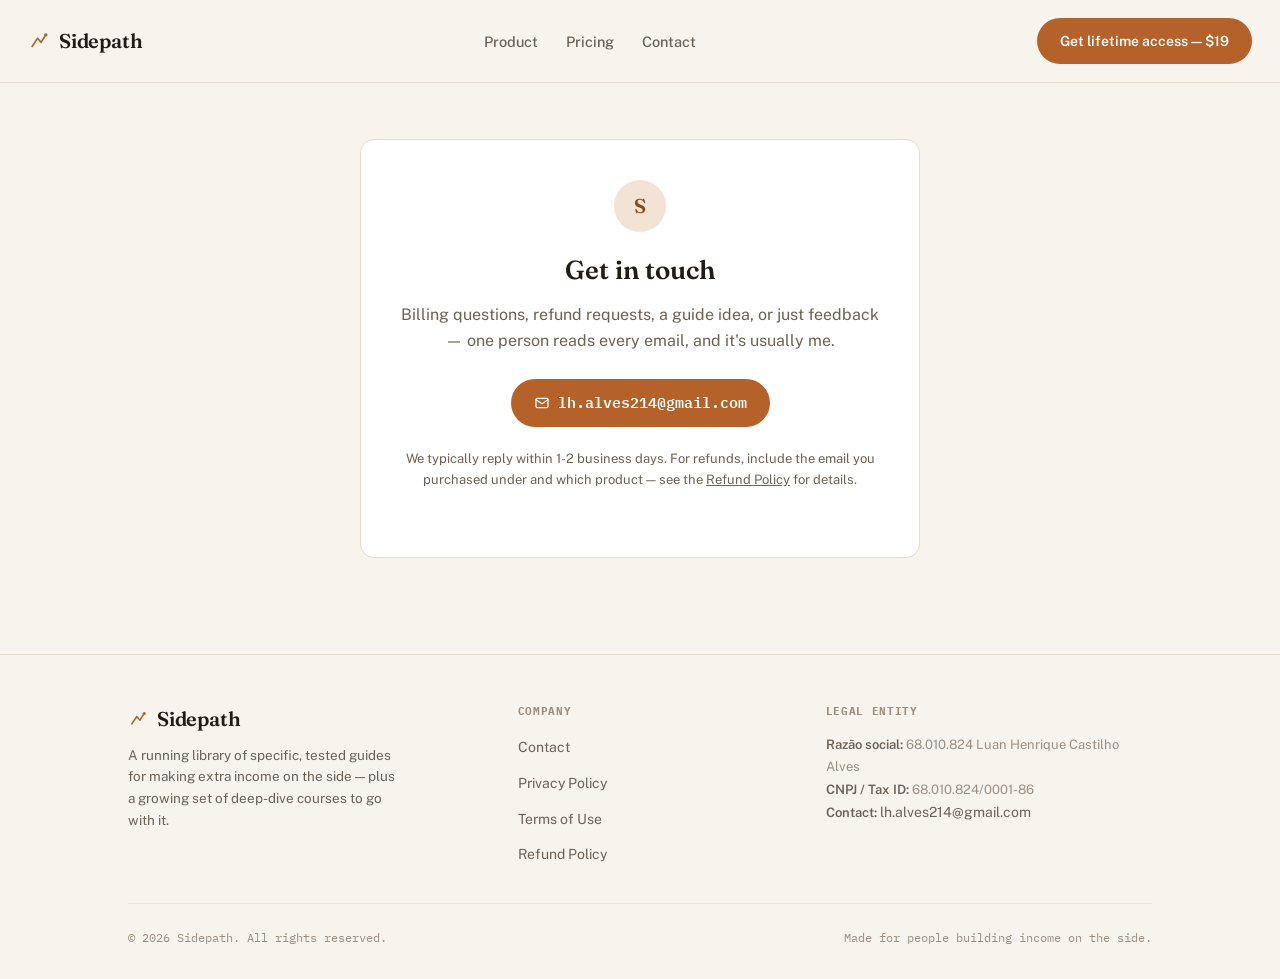
<file: contact.html>
<!doctype html>
<html lang="en">
<head>
<meta charset="UTF-8">
<meta name="viewport" content="width=device-width, initial-scale=1.0">
<title>Contact</title>
<meta name="description" content="Get in touch with the Sidepath team.">
<link rel="stylesheet" href="/marketing.css">
</head>
<body>

<header class="site-nav">
  <a href="/" class="brand">
    <svg width="22" height="22" viewBox="0 0 32 32" aria-hidden="true"><path d="M6 24 L14 12 L19 18 L26 7" fill="none" stroke="currentColor" stroke-width="2.4" stroke-linecap="round" stroke-linejoin="round"/><circle cx="26" cy="7" r="2.4" fill="currentColor"/></svg>
    <span class="brand-name">Sidepath</span>
  </a>
  <nav class="nav-links">
    <a href="/#product">Product</a>
    <a href="/#pricing">Pricing</a>
    <a href="/contact.html">Contact</a>
  </nav>
  <a href="https://buy.stripe.com/4gM7sN93a5WW92ra4N0x203" class="btn btn-primary">Get lifetime access — $19</a>
</header>

<main>
  <div class="shell section-tight">
    <div class="contact-card">
      <span class="avatar-circle">S</span>
      <h1>Get in touch</h1>
      <p>Billing questions, refund requests, a guide idea, or just feedback — one person reads every email, and it's usually me.</p>
      <a class="contact-email btn btn-primary" href="mailto:lh.alves214@gmail.com">
        <svg viewBox="0 0 24 24" width="16" height="16" fill="none" stroke="currentColor" stroke-width="1.8" stroke-linecap="round" stroke-linejoin="round"><rect x="3" y="5" width="18" height="14" rx="2"/><path d="M3 7l9 6 9-6"/></svg>
        lh.alves214@gmail.com
      </a>
      <p class="contact-note">We typically reply within 1-2 business days. For refunds, include the email you purchased under and which product — see the <a href="/refund.html">Refund Policy</a> for details.</p>
    </div>
  </div>
</main>

<footer class="site-footer">
  <div class="shell">
    <div class="footer-grid">
      <div class="footer-brand">
        <a href="/" class="brand">
          <svg width="20" height="20" viewBox="0 0 32 32" aria-hidden="true"><path d="M6 24 L14 12 L19 18 L26 7" fill="none" stroke="currentColor" stroke-width="2.4" stroke-linecap="round" stroke-linejoin="round"/><circle cx="26" cy="7" r="2.4" fill="currentColor"/></svg>
          <span class="brand-name">Sidepath</span>
        </a>
        <p>A running library of specific, tested guides for making extra income on the side — plus a growing set of deep-dive courses to go with it.</p>
      </div>
      <div class="footer-col">
        <h4>Company</h4>
        <ul>
          <li><a href="/contact.html">Contact</a></li>
          <li><a href="/privacy.html">Privacy Policy</a></li>
          <li><a href="/terms.html">Terms of Use</a></li>
          <li><a href="/refund.html">Refund Policy</a></li>
        </ul>
      </div>
      <div class="footer-col">
        <h4>Legal entity</h4>
        <p class="footer-legal">
          <strong>Razão social:</strong> 68.010.824 Luan Henrique Castilho Alves<br>
          <strong>CNPJ / Tax ID:</strong> 68.010.824/0001-86<br>
          <strong>Contact:</strong> <a href="mailto:lh.alves214@gmail.com">lh.alves214@gmail.com</a>
        </p>
      </div>
    </div>
    <div class="footer-bottom">
      <span>&copy; 2026 Sidepath. All rights reserved.</span>
      <span>Made for people building income on the side.</span>
    </div>
  </div>
</footer>

<script src="/marketing.js"></script>
</body>
</html>
</file>
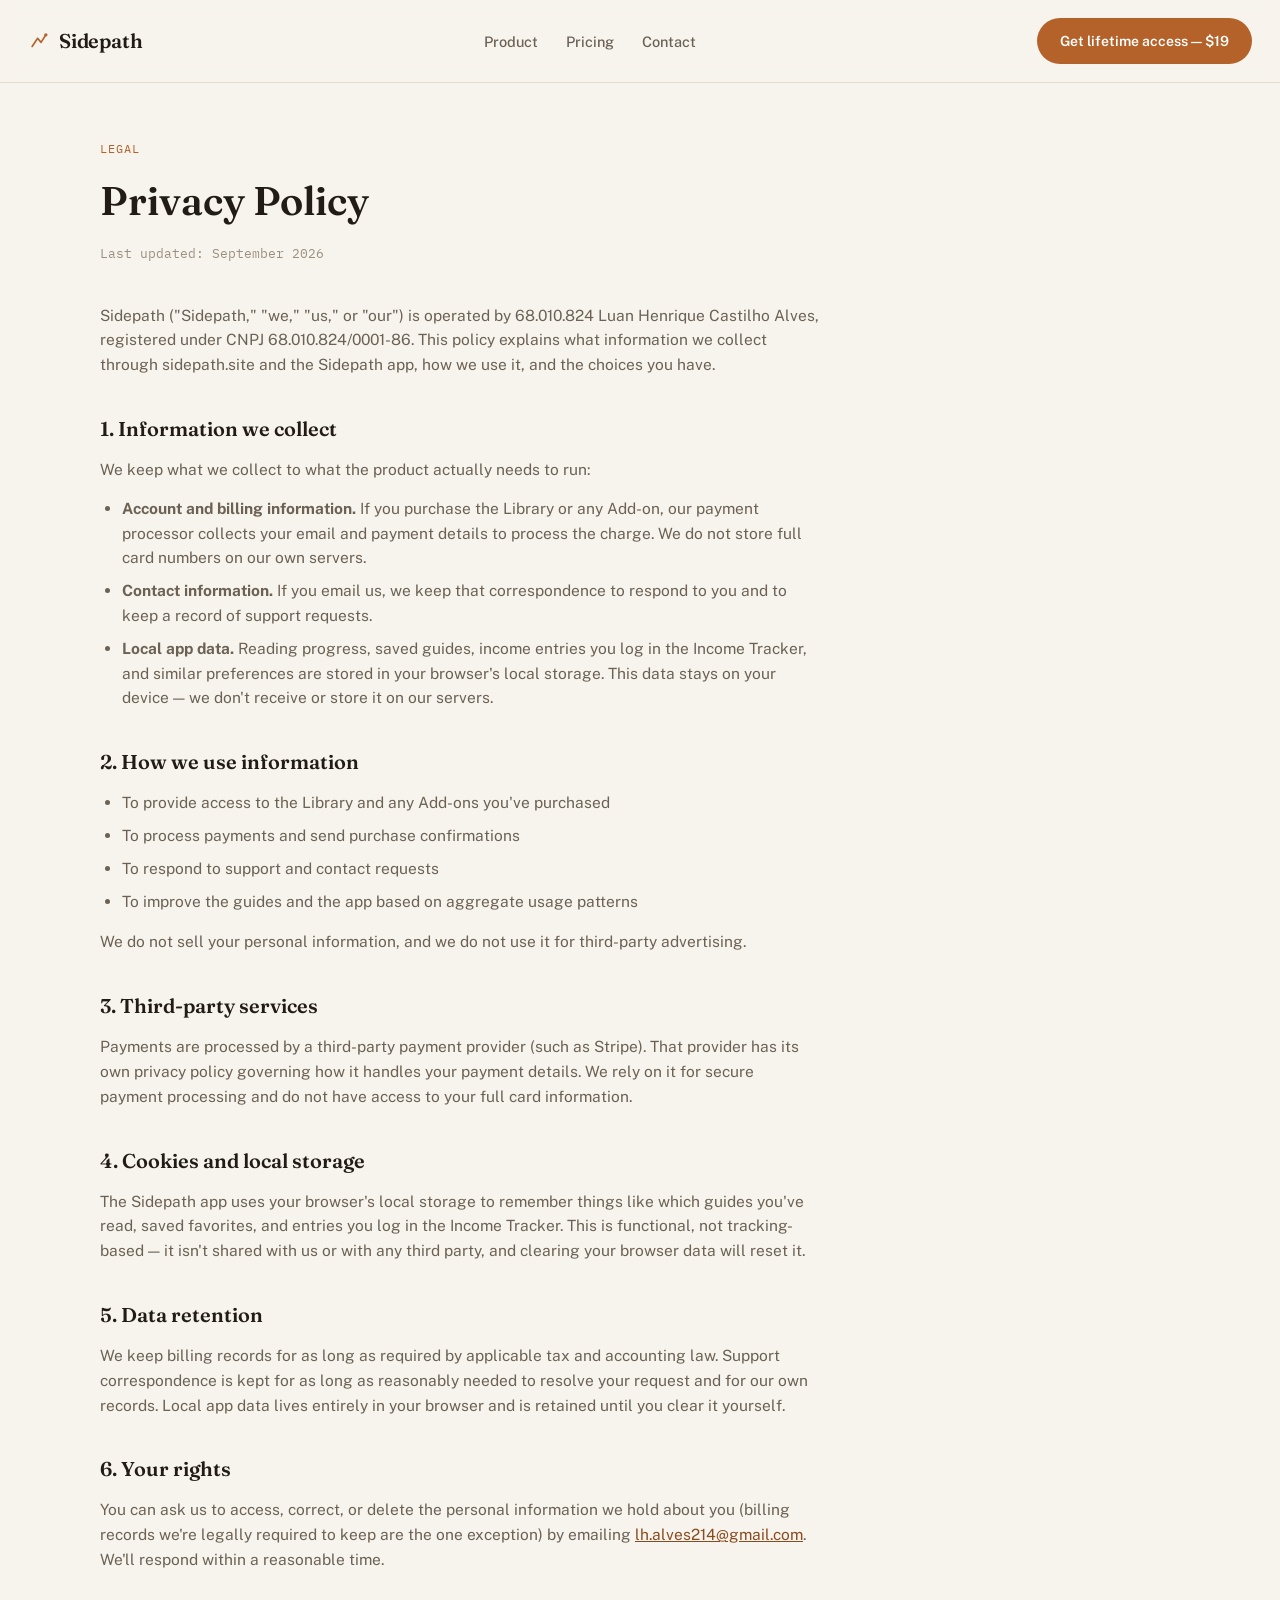
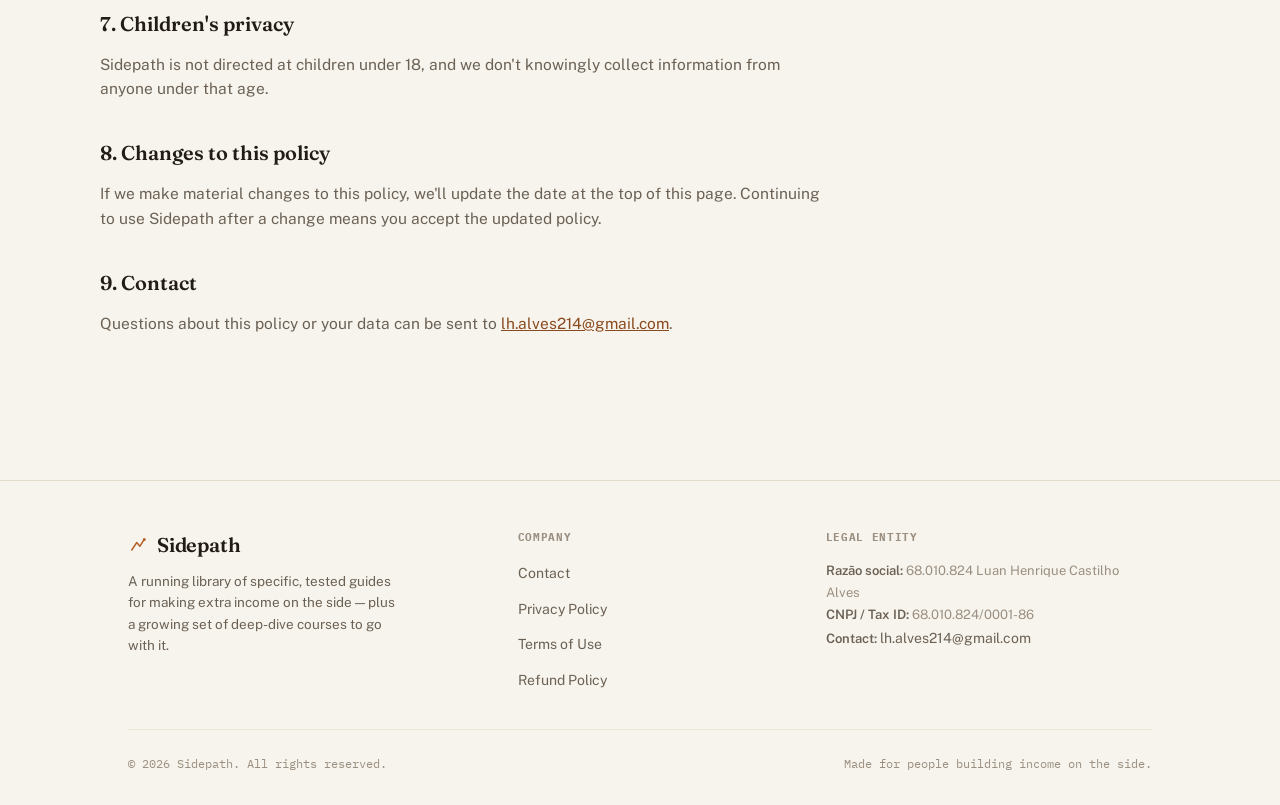
<file: privacy.html>
<!doctype html>
<html lang="en">
<head>
<meta charset="UTF-8">
<meta name="viewport" content="width=device-width, initial-scale=1.0">
<title>Privacy Policy</title>
<meta name="description" content="How Sidepath collects, uses, and protects your information.">
<link rel="stylesheet" href="/marketing.css">
</head>
<body>

<header class="site-nav">
  <a href="/" class="brand">
    <svg width="22" height="22" viewBox="0 0 32 32" aria-hidden="true"><path d="M6 24 L14 12 L19 18 L26 7" fill="none" stroke="currentColor" stroke-width="2.4" stroke-linecap="round" stroke-linejoin="round"/><circle cx="26" cy="7" r="2.4" fill="currentColor"/></svg>
    <span class="brand-name">Sidepath</span>
  </a>
  <nav class="nav-links">
    <a href="/#product">Product</a>
    <a href="/#pricing">Pricing</a>
    <a href="/contact.html">Contact</a>
  </nav>
  <a href="https://buy.stripe.com/4gM7sN93a5WW92ra4N0x203" class="btn btn-primary">Get lifetime access — $19</a>
</header>

<main>
  <div class="shell legal-page">
    <div class="eyebrow">Legal</div>
    <h1>Privacy Policy</h1>
    <div class="legal-updated">Last updated: September 2026</div>

    <div class="legal-body">
      <p>Sidepath ("Sidepath," "we," "us," or "our") is operated by 68.010.824 Luan Henrique Castilho Alves, registered under CNPJ 68.010.824/0001-86. This policy explains what information we collect through sidepath.site and the Sidepath app, how we use it, and the choices you have.</p>

      <h2>1. Information we collect</h2>
      <p>We keep what we collect to what the product actually needs to run:</p>
      <ul>
        <li><strong>Account and billing information.</strong> If you purchase the Library or any Add-on, our payment processor collects your email and payment details to process the charge. We do not store full card numbers on our own servers.</li>
        <li><strong>Contact information.</strong> If you email us, we keep that correspondence to respond to you and to keep a record of support requests.</li>
        <li><strong>Local app data.</strong> Reading progress, saved guides, income entries you log in the Income Tracker, and similar preferences are stored in your browser's local storage. This data stays on your device — we don't receive or store it on our servers.</li>
      </ul>

      <h2>2. How we use information</h2>
      <ul>
        <li>To provide access to the Library and any Add-ons you've purchased</li>
        <li>To process payments and send purchase confirmations</li>
        <li>To respond to support and contact requests</li>
        <li>To improve the guides and the app based on aggregate usage patterns</li>
      </ul>
      <p>We do not sell your personal information, and we do not use it for third-party advertising.</p>

      <h2>3. Third-party services</h2>
      <p>Payments are processed by a third-party payment provider (such as Stripe). That provider has its own privacy policy governing how it handles your payment details. We rely on it for secure payment processing and do not have access to your full card information.</p>

      <h2>4. Cookies and local storage</h2>
      <p>The Sidepath app uses your browser's local storage to remember things like which guides you've read, saved favorites, and entries you log in the Income Tracker. This is functional, not tracking-based — it isn't shared with us or with any third party, and clearing your browser data will reset it.</p>

      <h2>5. Data retention</h2>
      <p>We keep billing records for as long as required by applicable tax and accounting law. Support correspondence is kept for as long as reasonably needed to resolve your request and for our own records. Local app data lives entirely in your browser and is retained until you clear it yourself.</p>

      <h2>6. Your rights</h2>
      <p>You can ask us to access, correct, or delete the personal information we hold about you (billing records we're legally required to keep are the one exception) by emailing <a href="mailto:lh.alves214@gmail.com">lh.alves214@gmail.com</a>. We'll respond within a reasonable time.</p>

      <h2>7. Children's privacy</h2>
      <p>Sidepath is not directed at children under 18, and we don't knowingly collect information from anyone under that age.</p>

      <h2>8. Changes to this policy</h2>
      <p>If we make material changes to this policy, we'll update the date at the top of this page. Continuing to use Sidepath after a change means you accept the updated policy.</p>

      <h2>9. Contact</h2>
      <p>Questions about this policy or your data can be sent to <a href="mailto:lh.alves214@gmail.com">lh.alves214@gmail.com</a>.</p>
    </div>
  </div>
</main>

<footer class="site-footer">
  <div class="shell">
    <div class="footer-grid">
      <div class="footer-brand">
        <a href="/" class="brand">
          <svg width="20" height="20" viewBox="0 0 32 32" aria-hidden="true"><path d="M6 24 L14 12 L19 18 L26 7" fill="none" stroke="currentColor" stroke-width="2.4" stroke-linecap="round" stroke-linejoin="round"/><circle cx="26" cy="7" r="2.4" fill="currentColor"/></svg>
          <span class="brand-name">Sidepath</span>
        </a>
        <p>A running library of specific, tested guides for making extra income on the side — plus a growing set of deep-dive courses to go with it.</p>
      </div>
      <div class="footer-col">
        <h4>Company</h4>
        <ul>
          <li><a href="/contact.html">Contact</a></li>
          <li><a href="/privacy.html">Privacy Policy</a></li>
          <li><a href="/terms.html">Terms of Use</a></li>
          <li><a href="/refund.html">Refund Policy</a></li>
        </ul>
      </div>
      <div class="footer-col">
        <h4>Legal entity</h4>
        <p class="footer-legal">
          <strong>Razão social:</strong> 68.010.824 Luan Henrique Castilho Alves<br>
          <strong>CNPJ / Tax ID:</strong> 68.010.824/0001-86<br>
          <strong>Contact:</strong> <a href="mailto:lh.alves214@gmail.com">lh.alves214@gmail.com</a>
        </p>
      </div>
    </div>
    <div class="footer-bottom">
      <span>&copy; 2026 Sidepath. All rights reserved.</span>
      <span>Made for people building income on the side.</span>
    </div>
  </div>
</footer>

<script src="/marketing.js"></script>
</body>
</html>
</file>
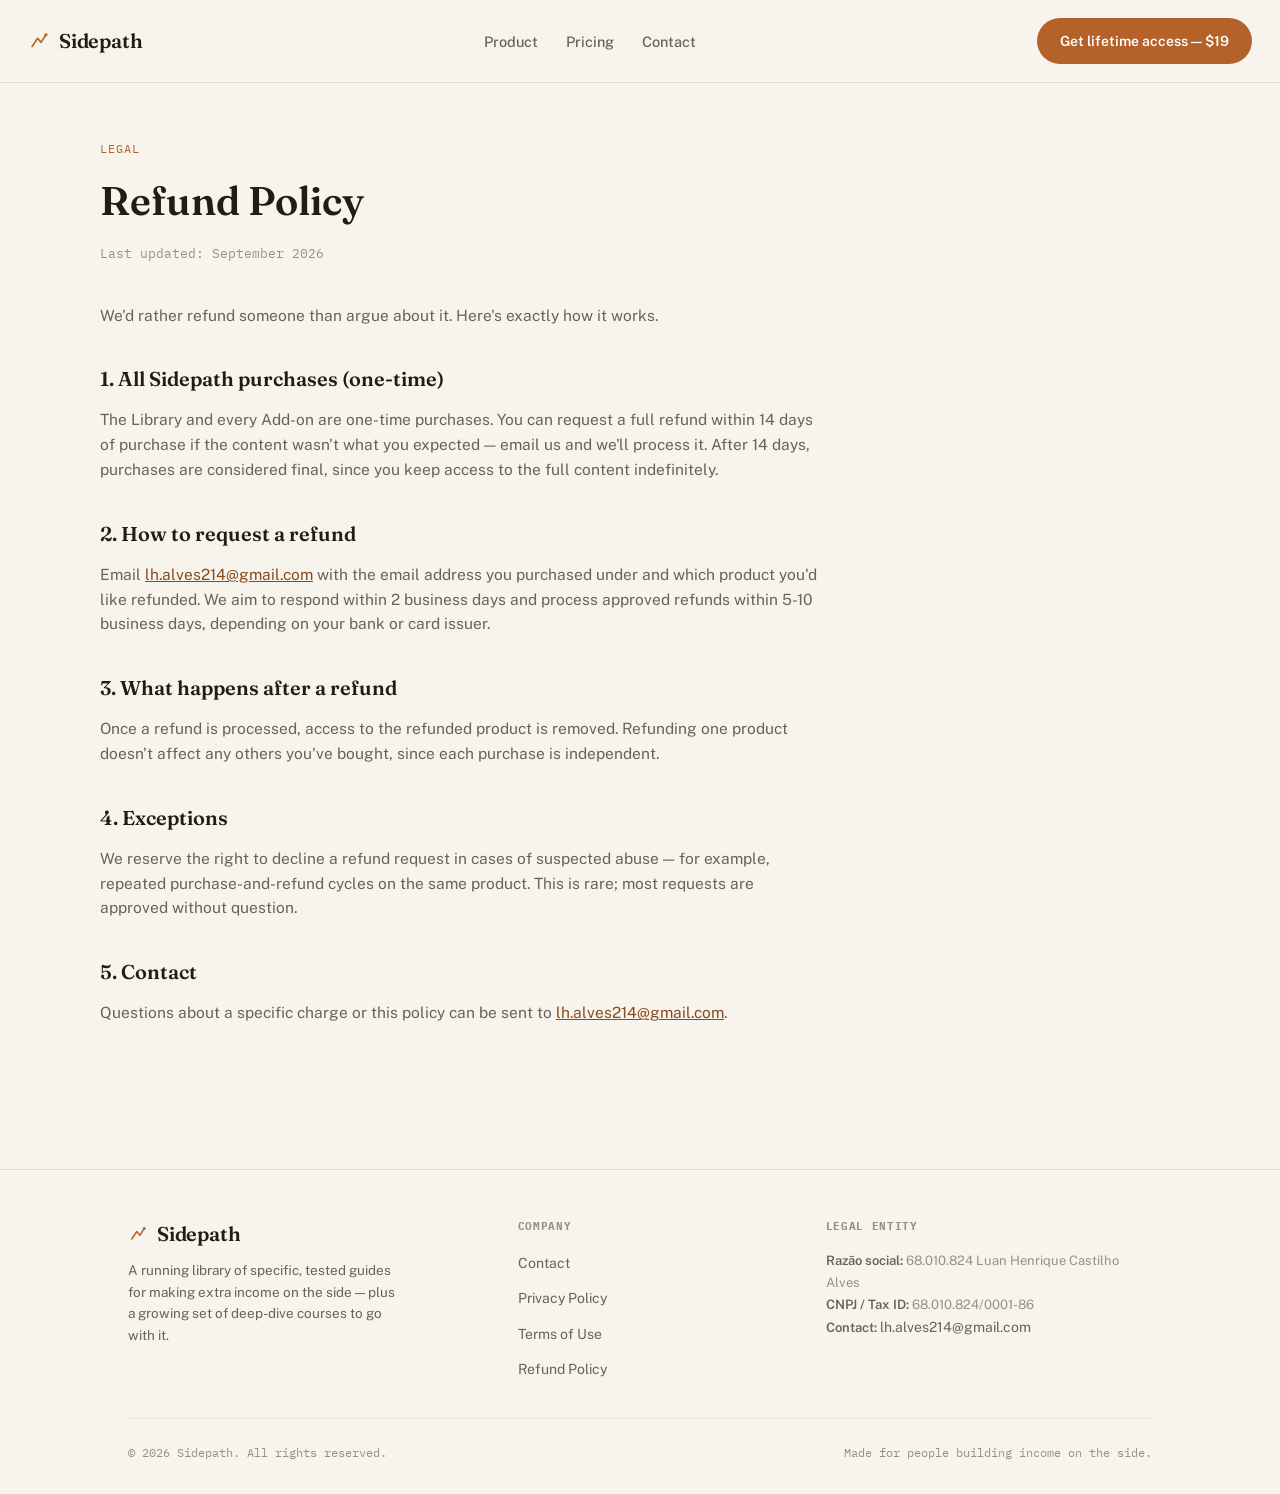
<file: refund.html>
<!doctype html>
<html lang="en">
<head>
<meta charset="UTF-8">
<meta name="viewport" content="width=device-width, initial-scale=1.0">
<title>Refund Policy</title>
<meta name="description" content="Refund windows and how to request a refund from Sidepath.">
<link rel="stylesheet" href="/marketing.css">
</head>
<body>

<header class="site-nav">
  <a href="/" class="brand">
    <svg width="22" height="22" viewBox="0 0 32 32" aria-hidden="true"><path d="M6 24 L14 12 L19 18 L26 7" fill="none" stroke="currentColor" stroke-width="2.4" stroke-linecap="round" stroke-linejoin="round"/><circle cx="26" cy="7" r="2.4" fill="currentColor"/></svg>
    <span class="brand-name">Sidepath</span>
  </a>
  <nav class="nav-links">
    <a href="/#product">Product</a>
    <a href="/#pricing">Pricing</a>
    <a href="/contact.html">Contact</a>
  </nav>
  <a href="https://buy.stripe.com/4gM7sN93a5WW92ra4N0x203" class="btn btn-primary">Get lifetime access — $19</a>
</header>

<main>
  <div class="shell legal-page">
    <div class="eyebrow">Legal</div>
    <h1>Refund Policy</h1>
    <div class="legal-updated">Last updated: September 2026</div>

    <div class="legal-body">
      <p>We'd rather refund someone than argue about it. Here's exactly how it works.</p>

      <h2>1. All Sidepath purchases (one-time)</h2>
      <p>The Library and every Add-on are one-time purchases. You can request a full refund within 14 days of purchase if the content wasn't what you expected — email us and we'll process it. After 14 days, purchases are considered final, since you keep access to the full content indefinitely.</p>

      <h2>2. How to request a refund</h2>
      <p>Email <a href="mailto:lh.alves214@gmail.com">lh.alves214@gmail.com</a> with the email address you purchased under and which product you'd like refunded. We aim to respond within 2 business days and process approved refunds within 5-10 business days, depending on your bank or card issuer.</p>

      <h2>3. What happens after a refund</h2>
      <p>Once a refund is processed, access to the refunded product is removed. Refunding one product doesn't affect any others you've bought, since each purchase is independent.</p>

      <h2>4. Exceptions</h2>
      <p>We reserve the right to decline a refund request in cases of suspected abuse — for example, repeated purchase-and-refund cycles on the same product. This is rare; most requests are approved without question.</p>

      <h2>5. Contact</h2>
      <p>Questions about a specific charge or this policy can be sent to <a href="mailto:lh.alves214@gmail.com">lh.alves214@gmail.com</a>.</p>
    </div>
  </div>
</main>

<footer class="site-footer">
  <div class="shell">
    <div class="footer-grid">
      <div class="footer-brand">
        <a href="/" class="brand">
          <svg width="20" height="20" viewBox="0 0 32 32" aria-hidden="true"><path d="M6 24 L14 12 L19 18 L26 7" fill="none" stroke="currentColor" stroke-width="2.4" stroke-linecap="round" stroke-linejoin="round"/><circle cx="26" cy="7" r="2.4" fill="currentColor"/></svg>
          <span class="brand-name">Sidepath</span>
        </a>
        <p>A running library of specific, tested guides for making extra income on the side — plus a growing set of deep-dive courses to go with it.</p>
      </div>
      <div class="footer-col">
        <h4>Company</h4>
        <ul>
          <li><a href="/contact.html">Contact</a></li>
          <li><a href="/privacy.html">Privacy Policy</a></li>
          <li><a href="/terms.html">Terms of Use</a></li>
          <li><a href="/refund.html">Refund Policy</a></li>
        </ul>
      </div>
      <div class="footer-col">
        <h4>Legal entity</h4>
        <p class="footer-legal">
          <strong>Razão social:</strong> 68.010.824 Luan Henrique Castilho Alves<br>
          <strong>CNPJ / Tax ID:</strong> 68.010.824/0001-86<br>
          <strong>Contact:</strong> <a href="mailto:lh.alves214@gmail.com">lh.alves214@gmail.com</a>
        </p>
      </div>
    </div>
    <div class="footer-bottom">
      <span>&copy; 2026 Sidepath. All rights reserved.</span>
      <span>Made for people building income on the side.</span>
    </div>
  </div>
</footer>

<script src="/marketing.js"></script>
</body>
</html>
</file>
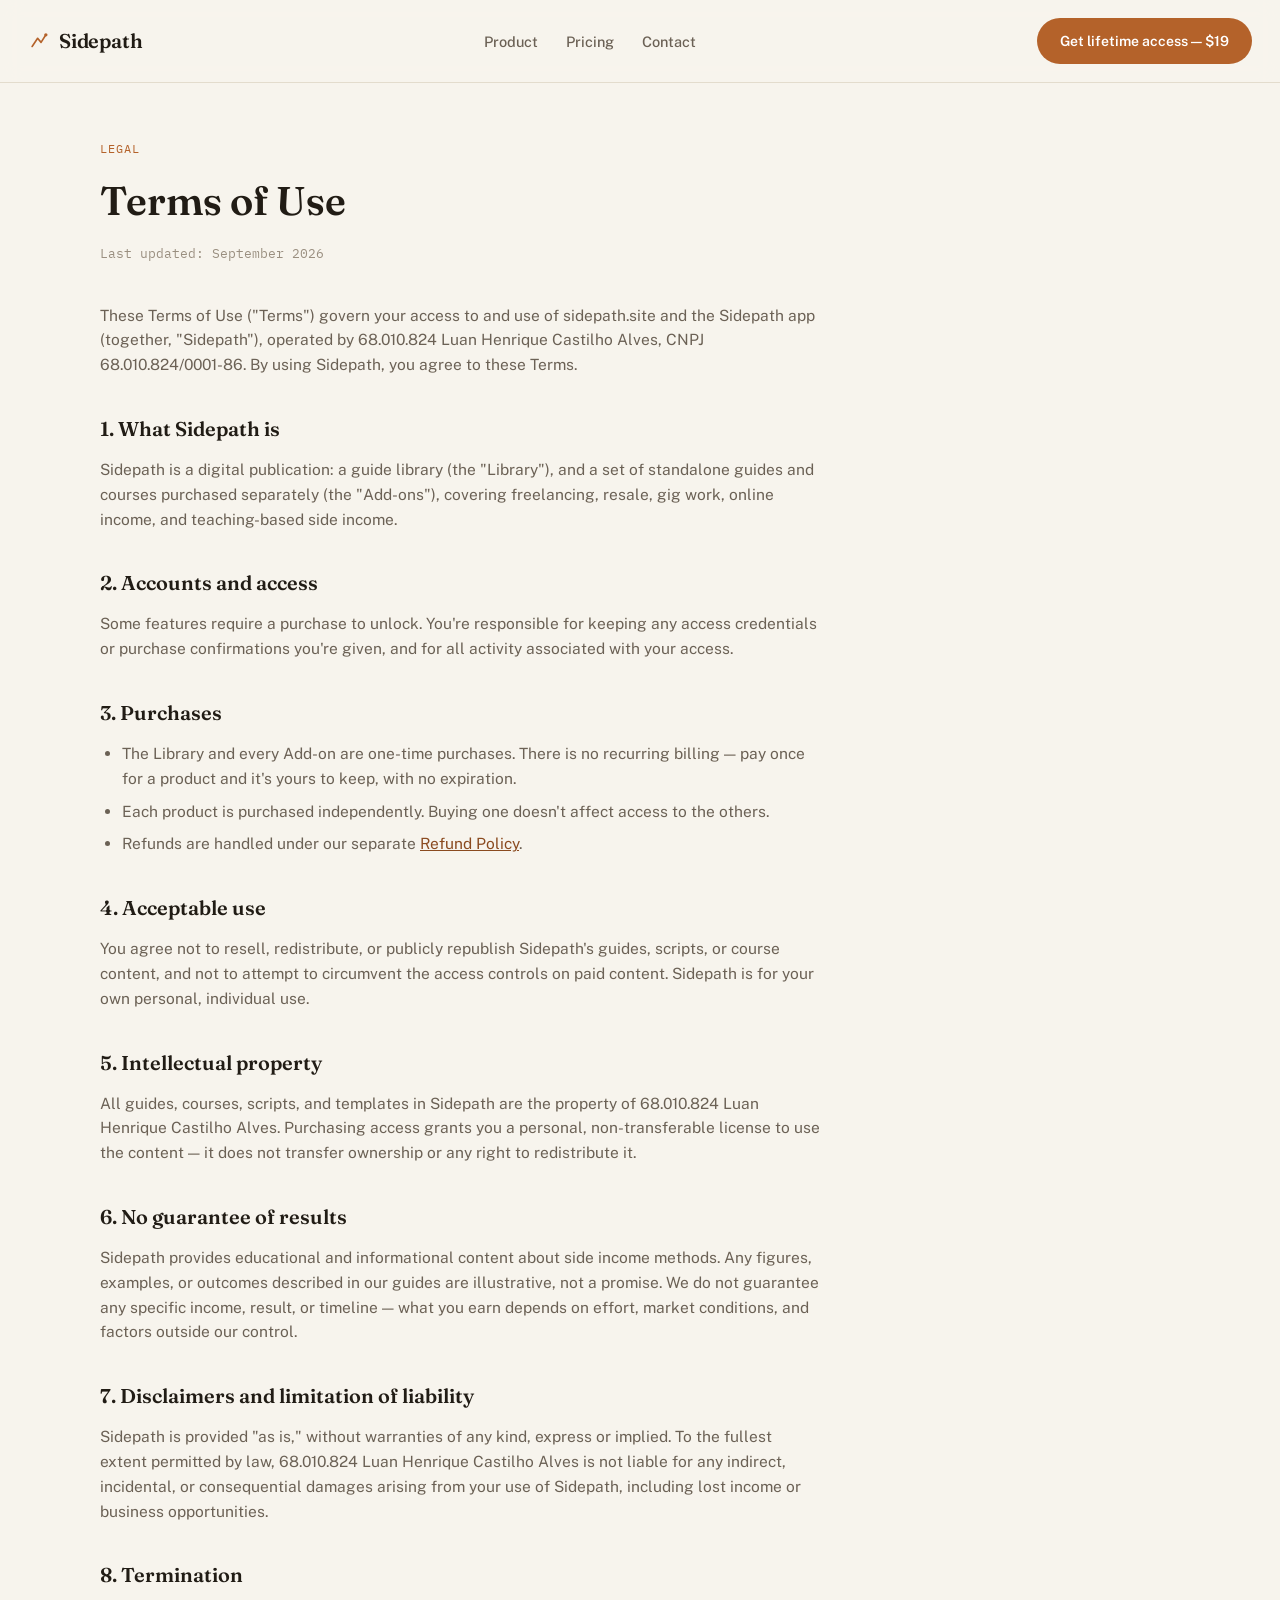
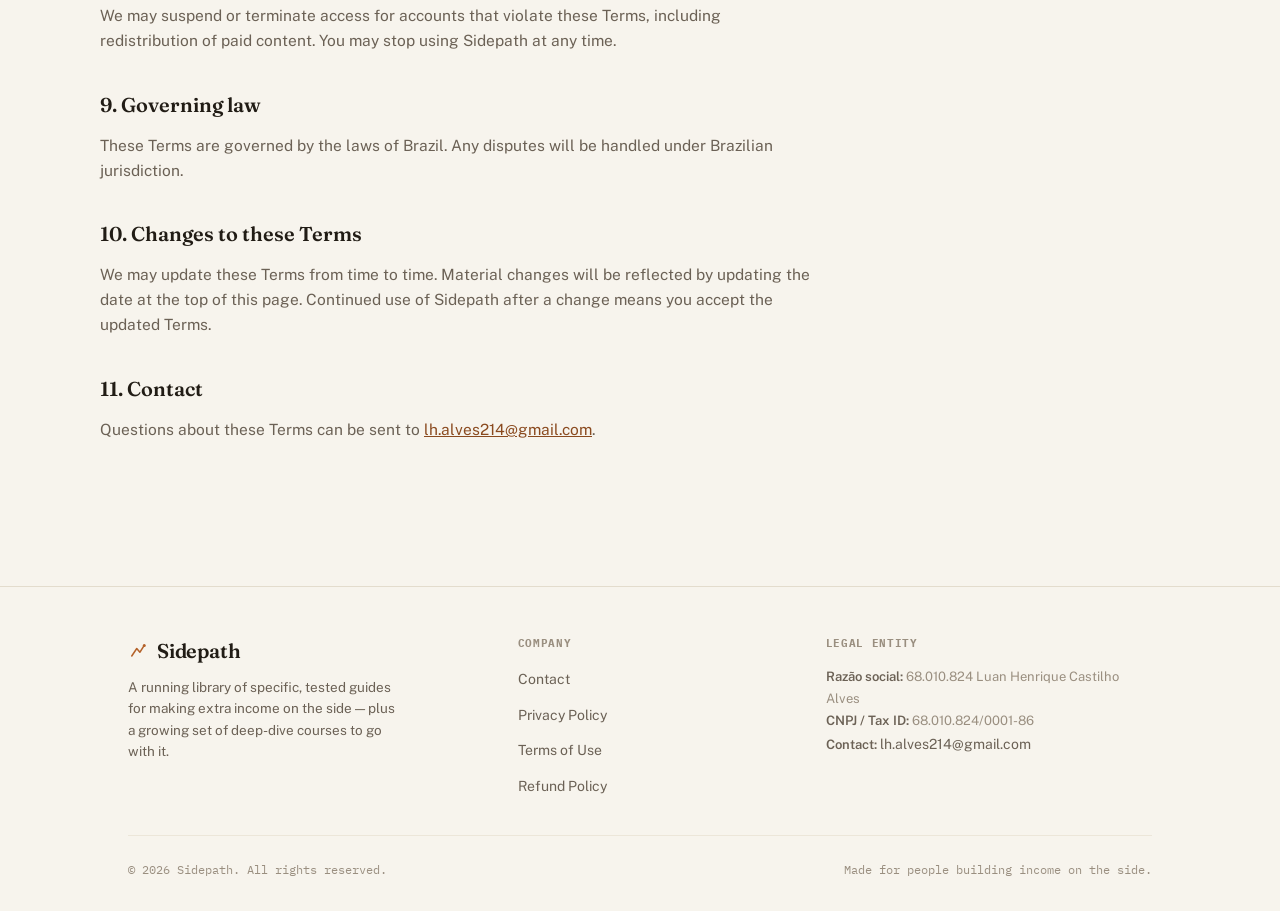
<file: terms.html>
<!doctype html>
<html lang="en">
<head>
<meta charset="UTF-8">
<meta name="viewport" content="width=device-width, initial-scale=1.0">
<title>Terms of Use</title>
<meta name="description" content="The terms that govern your use of Sidepath.">
<link rel="stylesheet" href="/marketing.css">
</head>
<body>

<header class="site-nav">
  <a href="/" class="brand">
    <svg width="22" height="22" viewBox="0 0 32 32" aria-hidden="true"><path d="M6 24 L14 12 L19 18 L26 7" fill="none" stroke="currentColor" stroke-width="2.4" stroke-linecap="round" stroke-linejoin="round"/><circle cx="26" cy="7" r="2.4" fill="currentColor"/></svg>
    <span class="brand-name">Sidepath</span>
  </a>
  <nav class="nav-links">
    <a href="/#product">Product</a>
    <a href="/#pricing">Pricing</a>
    <a href="/contact.html">Contact</a>
  </nav>
  <a href="https://buy.stripe.com/4gM7sN93a5WW92ra4N0x203" class="btn btn-primary">Get lifetime access — $19</a>
</header>

<main>
  <div class="shell legal-page">
    <div class="eyebrow">Legal</div>
    <h1>Terms of Use</h1>
    <div class="legal-updated">Last updated: September 2026</div>

    <div class="legal-body">
      <p>These Terms of Use ("Terms") govern your access to and use of sidepath.site and the Sidepath app (together, "Sidepath"), operated by 68.010.824 Luan Henrique Castilho Alves, CNPJ 68.010.824/0001-86. By using Sidepath, you agree to these Terms.</p>

      <h2>1. What Sidepath is</h2>
      <p>Sidepath is a digital publication: a guide library (the "Library"), and a set of standalone guides and courses purchased separately (the "Add-ons"), covering freelancing, resale, gig work, online income, and teaching-based side income.</p>

      <h2>2. Accounts and access</h2>
      <p>Some features require a purchase to unlock. You're responsible for keeping any access credentials or purchase confirmations you're given, and for all activity associated with your access.</p>

      <h2>3. Purchases</h2>
      <ul>
        <li>The Library and every Add-on are one-time purchases. There is no recurring billing — pay once for a product and it's yours to keep, with no expiration.</li>
        <li>Each product is purchased independently. Buying one doesn't affect access to the others.</li>
        <li>Refunds are handled under our separate <a href="/refund.html">Refund Policy</a>.</li>
      </ul>

      <h2>4. Acceptable use</h2>
      <p>You agree not to resell, redistribute, or publicly republish Sidepath's guides, scripts, or course content, and not to attempt to circumvent the access controls on paid content. Sidepath is for your own personal, individual use.</p>

      <h2>5. Intellectual property</h2>
      <p>All guides, courses, scripts, and templates in Sidepath are the property of 68.010.824 Luan Henrique Castilho Alves. Purchasing access grants you a personal, non-transferable license to use the content — it does not transfer ownership or any right to redistribute it.</p>

      <h2>6. No guarantee of results</h2>
      <p>Sidepath provides educational and informational content about side income methods. Any figures, examples, or outcomes described in our guides are illustrative, not a promise. We do not guarantee any specific income, result, or timeline — what you earn depends on effort, market conditions, and factors outside our control.</p>

      <h2>7. Disclaimers and limitation of liability</h2>
      <p>Sidepath is provided "as is," without warranties of any kind, express or implied. To the fullest extent permitted by law, 68.010.824 Luan Henrique Castilho Alves is not liable for any indirect, incidental, or consequential damages arising from your use of Sidepath, including lost income or business opportunities.</p>

      <h2>8. Termination</h2>
      <p>We may suspend or terminate access for accounts that violate these Terms, including redistribution of paid content. You may stop using Sidepath at any time.</p>

      <h2>9. Governing law</h2>
      <p>These Terms are governed by the laws of Brazil. Any disputes will be handled under Brazilian jurisdiction.</p>

      <h2>10. Changes to these Terms</h2>
      <p>We may update these Terms from time to time. Material changes will be reflected by updating the date at the top of this page. Continued use of Sidepath after a change means you accept the updated Terms.</p>

      <h2>11. Contact</h2>
      <p>Questions about these Terms can be sent to <a href="mailto:lh.alves214@gmail.com">lh.alves214@gmail.com</a>.</p>
    </div>
  </div>
</main>

<footer class="site-footer">
  <div class="shell">
    <div class="footer-grid">
      <div class="footer-brand">
        <a href="/" class="brand">
          <svg width="20" height="20" viewBox="0 0 32 32" aria-hidden="true"><path d="M6 24 L14 12 L19 18 L26 7" fill="none" stroke="currentColor" stroke-width="2.4" stroke-linecap="round" stroke-linejoin="round"/><circle cx="26" cy="7" r="2.4" fill="currentColor"/></svg>
          <span class="brand-name">Sidepath</span>
        </a>
        <p>A running library of specific, tested guides for making extra income on the side — plus a growing set of deep-dive courses to go with it.</p>
      </div>
      <div class="footer-col">
        <h4>Company</h4>
        <ul>
          <li><a href="/contact.html">Contact</a></li>
          <li><a href="/privacy.html">Privacy Policy</a></li>
          <li><a href="/terms.html">Terms of Use</a></li>
          <li><a href="/refund.html">Refund Policy</a></li>
        </ul>
      </div>
      <div class="footer-col">
        <h4>Legal entity</h4>
        <p class="footer-legal">
          <strong>Razão social:</strong> 68.010.824 Luan Henrique Castilho Alves<br>
          <strong>CNPJ / Tax ID:</strong> 68.010.824/0001-86<br>
          <strong>Contact:</strong> <a href="mailto:lh.alves214@gmail.com">lh.alves214@gmail.com</a>
        </p>
      </div>
    </div>
    <div class="footer-bottom">
      <span>&copy; 2026 Sidepath. All rights reserved.</span>
      <span>Made for people building income on the side.</span>
    </div>
  </div>
</footer>

<script src="/marketing.js"></script>
</body>
</html>
</file>
<file: marketing.css>
@import url('https://fonts.googleapis.com/css2?family=Fraunces:opsz,wght@9..144,500;9..144,600;9..144,700&family=Public+Sans:wght@400;500;600;700&family=IBM+Plex+Mono:wght@400;500;600&display=swap');

:root {
  --paper: #f7f4ed;
  --paper-raised: #ffffff;
  --ink: #211c15;
  --ink-soft: #6b6155;
  --ink-faint: #9a8f80;
  --accent: #b4622a;
  --accent-strong: #8a4a1f;
  --accent-soft: #f3e3d5;
  --line: #e3dccd;
  --line-soft: #ece6d9;
  --gold: #7a7020;
  --gold-soft: #eeead0;
  --danger: #a33c31;
  --radius: 14px;
  --radius-sm: 9px;
}

@media (prefers-color-scheme: dark) {
  :root:not([data-theme="light"]) {
    --paper: #17140f;
    --paper-raised: #201c15;
    --ink: #efe9de;
    --ink-soft: #b3a897;
    --ink-faint: #7d7364;
    --accent: #e08a4f;
    --accent-strong: #f0a56f;
    --accent-soft: #3a2a1a;
    --line: #362f24;
    --line-soft: #2a251c;
    --gold: #cdc267;
    --gold-soft: #322f1a;
    --danger: #d68577;
  }
}

:root[data-theme="dark"] {
  --paper: #17140f;
  --paper-raised: #201c15;
  --ink: #efe9de;
  --ink-soft: #b3a897;
  --ink-faint: #7d7364;
  --accent: #e08a4f;
  --accent-strong: #f0a56f;
  --accent-soft: #3a2a1a;
  --line: #362f24;
  --line-soft: #2a251c;
  --gold: #cdc267;
  --gold-soft: #322f1a;
  --danger: #d68577;
}

* { box-sizing: border-box; }

html, body { margin: 0; background: var(--paper); color: var(--ink); }

body {
  font-family: 'Public Sans', system-ui, -apple-system, sans-serif;
  line-height: 1.6;
  -webkit-font-smoothing: antialiased;
}

a { color: inherit; }

h1, h2, h3 {
  font-family: 'Fraunces', Georgia, serif;
  font-weight: 600;
  text-wrap: balance;
  margin: 0;
}

p { margin: 0 0 14px; }

img, svg { max-width: 100%; }

/* ---------- Header ---------- */

.site-nav {
  position: sticky;
  top: 0;
  z-index: 20;
  display: flex;
  align-items: center;
  justify-content: space-between;
  gap: 24px;
  padding: 18px 28px;
  background: color-mix(in srgb, var(--paper) 88%, transparent);
  backdrop-filter: blur(10px);
  border-bottom: 1px solid var(--line);
  flex-wrap: wrap;
}

.brand {
  display: flex;
  align-items: center;
  gap: 9px;
  color: var(--accent);
  text-decoration: none;
}

.brand-name {
  font-family: 'Fraunces', Georgia, serif;
  font-weight: 600;
  font-size: 20px;
  color: var(--ink);
  letter-spacing: -0.01em;
}

.nav-links {
  display: flex;
  align-items: center;
  gap: 28px;
  flex-wrap: wrap;
}

.nav-links a {
  text-decoration: none;
  color: var(--ink-soft);
  font-size: 14.5px;
  font-weight: 500;
}

.nav-links a:hover { color: var(--ink); }

.btn {
  display: inline-flex;
  align-items: center;
  gap: 6px;
  font-weight: 600;
  font-size: 14px;
  border-radius: 999px;
  padding: 11px 22px;
  border: 1px solid transparent;
  cursor: pointer;
  text-decoration: none;
  transition: background 0.15s, border-color 0.15s, transform 0.1s;
}

.btn:active { transform: scale(0.98); }
.btn-primary { background: var(--accent); color: #fff; }
.btn-primary:hover { background: var(--accent-strong); }
.btn-ghost { background: transparent; border-color: var(--line); color: var(--ink); }
.btn-ghost:hover { border-color: var(--accent); }

/* ---------- Layout shell ---------- */

.shell {
  max-width: 1080px;
  margin: 0 auto;
  padding: 0 28px;
}

.section { padding: 88px 0; }
.section-tight { padding: 56px 0; }
.section-head { max-width: 640px; margin-bottom: 44px; }
.section-head.center { margin-left: auto; margin-right: auto; text-align: center; }

.eyebrow {
  font-family: 'IBM Plex Mono', monospace;
  font-size: 12px;
  letter-spacing: 0.08em;
  text-transform: uppercase;
  color: var(--accent);
  margin-bottom: 14px;
}

.section-head h2 {
  font-size: clamp(26px, 3.4vw, 34px);
  margin-bottom: 12px;
}

.section-head p {
  color: var(--ink-soft);
  font-size: 16.5px;
  margin: 0;
}

/* ---------- Hero ---------- */

.hero {
  padding: 76px 0 64px;
  display: grid;
  grid-template-columns: 1.1fr 0.9fr;
  gap: 48px;
  align-items: center;
}

@media (max-width: 860px) {
  .hero { grid-template-columns: 1fr; padding-top: 48px; }
}

.hero h1 {
  font-size: clamp(36px, 5.4vw, 56px);
  line-height: 1.08;
  letter-spacing: -0.015em;
  margin-bottom: 20px;
}

.hero-lede {
  font-size: 18px;
  color: var(--ink-soft);
  max-width: 52ch;
  margin-bottom: 30px;
}

.hero-cta-row {
  display: flex;
  align-items: center;
  gap: 14px;
  flex-wrap: wrap;
  margin-bottom: 20px;
}

.hero-note {
  font-family: 'IBM Plex Mono', monospace;
  font-size: 12.5px;
  color: var(--ink-faint);
}

.hero-art {
  width: 100%;
  height: auto;
}

/* ---------- Pillars ---------- */

.pillars-grid {
  display: grid;
  grid-template-columns: repeat(3, 1fr);
  gap: 18px;
}

@media (max-width: 820px) {
  .pillars-grid { grid-template-columns: 1fr; }
}

.pillar-card {
  background: var(--paper-raised);
  border: 1px solid var(--line);
  border-radius: var(--radius);
  padding: 28px 26px;
  display: flex;
  flex-direction: column;
  gap: 12px;
}

.pillar-icon {
  width: 44px;
  height: 44px;
  border-radius: 50%;
  background: var(--accent-soft);
  color: var(--accent-strong);
  display: flex;
  align-items: center;
  justify-content: center;
  flex-shrink: 0;
}

.pillar-icon svg { width: 22px; height: 22px; }

.pillar-kind {
  font-family: 'IBM Plex Mono', monospace;
  font-size: 10.5px;
  letter-spacing: 0.06em;
  text-transform: uppercase;
  color: var(--ink-faint);
}

.pillar-card h3 { font-size: 19px; }

.pillar-card p {
  color: var(--ink-soft);
  font-size: 14.5px;
  margin: 0;
  flex-grow: 1;
}

.pillar-price {
  font-family: 'IBM Plex Mono', monospace;
  font-size: 13px;
  font-weight: 600;
  color: var(--accent-strong);
  padding-top: 8px;
  border-top: 1px solid var(--line-soft);
}

/* ---------- Testimonials (shared look w/ app) ---------- */

.avatar-circle {
  width: 38px;
  height: 38px;
  border-radius: 50%;
  background: var(--accent-soft);
  color: var(--accent-strong);
  display: flex;
  align-items: center;
  justify-content: center;
  font-family: 'Fraunces', Georgia, serif;
  font-weight: 600;
  font-size: 15px;
  flex-shrink: 0;
}

.testimonial-grid {
  display: grid;
  grid-template-columns: repeat(3, 1fr);
  gap: 16px;
}

@media (max-width: 820px) {
  .testimonial-grid { grid-template-columns: 1fr; }
}

.testimonial-card {
  background: var(--paper-raised);
  border: 1px solid var(--line);
  border-radius: var(--radius);
  padding: 22px 24px;
}

.testimonial-head {
  display: flex;
  align-items: center;
  gap: 11px;
  margin-bottom: 13px;
}

.t-name { display: block; font-weight: 600; font-size: 13.5px; color: var(--ink); }
.t-role {
  display: block;
  font-size: 11px;
  color: var(--ink-faint);
  font-family: 'IBM Plex Mono', monospace;
  margin-top: 1px;
}
.testimonial-card p { font-size: 14px; color: var(--ink-soft); margin: 0; }

/* ---------- Pricing ---------- */

.pricing-grid {
  display: grid;
  grid-template-columns: repeat(3, 1fr);
  gap: 18px;
}

@media (max-width: 820px) {
  .pricing-grid { grid-template-columns: 1fr; }
}

.price-card {
  position: relative;
  background: var(--paper-raised);
  border: 1px solid var(--line);
  border-radius: var(--radius);
  padding: 26px 24px 24px;
  display: flex;
  flex-direction: column;
  gap: 13px;
}

.price-card.primary { border-color: var(--accent); box-shadow: 0 0 0 1px var(--accent); }

.best-for-badge {
  position: absolute;
  top: -11px;
  left: 22px;
  background: var(--accent);
  color: #fff;
  font-family: 'IBM Plex Mono', monospace;
  font-size: 10.5px;
  font-weight: 600;
  letter-spacing: 0.04em;
  text-transform: uppercase;
  padding: 4px 10px;
  border-radius: 999px;
}

.price-kind {
  font-family: 'IBM Plex Mono', monospace;
  font-size: 10.5px;
  letter-spacing: 0.06em;
  text-transform: uppercase;
  color: var(--ink-faint);
}

.price-name { font-family: 'Fraunces', Georgia, serif; font-size: 19px; font-weight: 600; }

.price-figures {
  display: flex;
  align-items: baseline;
  gap: 8px;
  font-family: 'IBM Plex Mono', monospace;
  font-variant-numeric: tabular-nums;
}

.price-full { font-size: 24px; font-weight: 600; }
.price-period { font-size: 12px; color: var(--ink-faint); }

.price-features {
  list-style: none;
  margin: 0;
  padding: 0;
  flex-grow: 1;
  display: flex;
  flex-direction: column;
  gap: 9px;
}

.price-features li {
  display: flex;
  align-items: flex-start;
  gap: 8px;
  font-size: 13.5px;
  color: var(--ink-soft);
}

.price-features svg { width: 15px; height: 15px; flex-shrink: 0; margin-top: 1px; color: var(--accent); }

.pricing-grid-single {
  grid-template-columns: minmax(0, 340px);
  justify-content: center;
}

@media (max-width: 820px) {
  .pricing-grid-single { grid-template-columns: 1fr; }
}

/* ---------- Add-on grid (compact cards) ---------- */

.addon-grid-heading {
  margin-top: 40px;
  margin-bottom: 14px;
  font-family: 'Fraunces', Georgia, serif;
  font-weight: 600;
  font-size: 18px;
  text-align: center;
}

.addon-grid {
  display: grid;
  grid-template-columns: repeat(4, 1fr);
  gap: 14px;
}

@media (max-width: 900px) {
  .addon-grid { grid-template-columns: repeat(2, 1fr); }
}

@media (max-width: 520px) {
  .addon-grid { grid-template-columns: 1fr; }
}

.addon-card {
  background: var(--paper-raised);
  border: 1px solid var(--line);
  border-radius: var(--radius);
  padding: 18px 16px;
  display: flex;
  flex-direction: column;
  gap: 8px;
}

.addon-card-name {
  font-family: 'Fraunces', Georgia, serif;
  font-weight: 600;
  font-size: 15px;
}

.addon-card-desc {
  font-size: 12.5px;
  color: var(--ink-soft);
  flex-grow: 1;
}

.addon-card-price {
  font-family: 'IBM Plex Mono', monospace;
  font-weight: 600;
  font-size: 17px;
}

.addon-card .btn { text-align: center; }

/* ---------- FAQ ---------- */

.faq-list { display: flex; flex-direction: column; gap: 10px; }

.faq-item {
  background: var(--paper-raised);
  border: 1px solid var(--line);
  border-radius: var(--radius);
  overflow: hidden;
}

.faq-question {
  width: 100%;
  display: flex;
  align-items: center;
  justify-content: space-between;
  gap: 12px;
  background: none;
  border: none;
  padding: 18px 22px;
  cursor: pointer;
  text-align: left;
  font-family: 'Fraunces', Georgia, serif;
  font-weight: 600;
  font-size: 16px;
  color: var(--ink);
}

.faq-question .chev { flex-shrink: 0; transition: transform 0.2s; color: var(--ink-faint); }
.faq-item[data-open="true"] .chev { transform: rotate(180deg); }

.faq-answer { max-height: 0; overflow: hidden; transition: max-height 0.25s ease; padding: 0 22px; }
.faq-item[data-open="true"] .faq-answer { max-height: 300px; padding: 0 22px 20px; }
.faq-answer p { color: var(--ink-soft); font-size: 14.5px; margin: 0; max-width: 64ch; }

/* ---------- Final CTA ---------- */

.final-cta {
  background: var(--accent-soft);
  border: 1px solid color-mix(in srgb, var(--accent) 35%, var(--line));
  border-radius: var(--radius);
  padding: 52px 40px;
  text-align: center;
}

.final-cta h2 { font-size: clamp(24px, 3vw, 32px); margin-bottom: 12px; }
.final-cta p { color: var(--ink-soft); max-width: 46ch; margin: 0 auto 26px; }

/* ---------- Footer ---------- */

.site-footer {
  border-top: 1px solid var(--line);
  margin-top: 40px;
  padding: 48px 0 32px;
}

.footer-grid {
  display: grid;
  grid-template-columns: 1.3fr 1fr 1.2fr;
  gap: 36px;
  margin-bottom: 36px;
}

@media (max-width: 760px) {
  .footer-grid { grid-template-columns: 1fr; gap: 28px; }
}

.footer-brand { display: flex; flex-direction: column; gap: 10px; }
.footer-brand p { color: var(--ink-soft); font-size: 13.5px; max-width: 34ch; margin: 0; }

.footer-col h4 {
  font-family: 'IBM Plex Mono', monospace;
  font-size: 11px;
  letter-spacing: 0.06em;
  text-transform: uppercase;
  color: var(--ink-faint);
  margin: 0 0 14px;
}

.footer-col ul { list-style: none; margin: 0; padding: 0; display: flex; flex-direction: column; gap: 10px; }
.footer-col a { text-decoration: none; color: var(--ink-soft); font-size: 14px; }
.footer-col a:hover { color: var(--accent); }

.footer-legal {
  font-size: 13px;
  color: var(--ink-faint);
  line-height: 1.7;
}

.footer-legal strong { color: var(--ink-soft); font-weight: 600; }

.footer-bottom {
  padding-top: 24px;
  border-top: 1px solid var(--line-soft);
  display: flex;
  justify-content: space-between;
  flex-wrap: wrap;
  gap: 10px;
  font-family: 'IBM Plex Mono', monospace;
  font-size: 12px;
  color: var(--ink-faint);
}

/* ---------- Legal / prose pages ---------- */

.legal-page { padding: 56px 0 90px; }

.legal-page .eyebrow { margin-bottom: 10px; }

.legal-page h1 {
  font-size: clamp(30px, 4vw, 40px);
  margin-bottom: 10px;
}

.legal-updated {
  font-family: 'IBM Plex Mono', monospace;
  font-size: 12.5px;
  color: var(--ink-faint);
  margin-bottom: 40px;
}

.legal-body { max-width: 72ch; }

.legal-body h2 {
  font-size: 20px;
  margin: 36px 0 12px;
}

.legal-body h2:first-child { margin-top: 0; }

.legal-body p, .legal-body li {
  color: var(--ink-soft);
  font-size: 15.5px;
}

.legal-body ul, .legal-body ol {
  padding-left: 22px;
  margin: 0 0 16px;
  display: flex;
  flex-direction: column;
  gap: 8px;
}

.legal-body a { color: var(--accent-strong); }

/* ---------- Contact page ---------- */

.contact-card {
  background: var(--paper-raised);
  border: 1px solid var(--line);
  border-radius: var(--radius);
  padding: 40px;
  text-align: center;
  max-width: 560px;
  margin: 0 auto;
}

.contact-card .avatar-circle { width: 52px; height: 52px; font-size: 20px; margin: 0 auto 18px; }
.contact-card h1 { font-size: 26px; margin-bottom: 10px; }
.contact-card p { color: var(--ink-soft); margin-bottom: 26px; }

.contact-email {
  display: inline-flex;
  align-items: center;
  gap: 8px;
  font-family: 'IBM Plex Mono', monospace;
  font-size: 15px;
}

.contact-note {
  margin-top: 22px;
  font-size: 13px;
  color: var(--ink-faint);
}
</file>
<file: app/styles.css>
@import url('https://fonts.googleapis.com/css2?family=Fraunces:opsz,wght@9..144,500;9..144,600;9..144,700&family=Public+Sans:wght@400;500;600;700&family=IBM+Plex+Mono:wght@400;500;600&display=swap');

:root {
  --paper: #f7f4ed;
  --paper-raised: #ffffff;
  --ink: #211c15;
  --ink-soft: #6b6155;
  --ink-faint: #9a8f80;
  --accent: #b4622a;
  --accent-strong: #8a4a1f;
  --accent-soft: #f3e3d5;
  --line: #e3dccd;
  --line-soft: #ece6d9;
  --gold: #7a7020;
  --gold-soft: #eeead0;
  --danger: #a33c31;
  --radius: 12px;
  --radius-sm: 8px;
}

@media (prefers-color-scheme: dark) {
  :root:not([data-theme="light"]) {
    --paper: #17140f;
    --paper-raised: #201c15;
    --ink: #efe9de;
    --ink-soft: #b3a897;
    --ink-faint: #7d7364;
    --accent: #e08a4f;
    --accent-strong: #f0a56f;
    --accent-soft: #3a2a1a;
    --line: #362f24;
    --line-soft: #2a251c;
    --gold: #cdc267;
    --gold-soft: #322f1a;
    --danger: #d68577;
  }
}

:root[data-theme="dark"] {
  --paper: #17140f;
  --paper-raised: #201c15;
  --ink: #efe9de;
  --ink-soft: #b3a897;
  --ink-faint: #7d7364;
  --accent: #e08a4f;
  --accent-strong: #f0a56f;
  --accent-soft: #3a2a1a;
  --line: #362f24;
  --line-soft: #2a251c;
  --gold: #cdc267;
  --gold-soft: #322f1a;
  --danger: #d68577;
}

* { box-sizing: border-box; }

html, body {
  margin: 0;
  background: var(--paper);
  color: var(--ink);
}

.hidden { display: none !important; }

/* ---------- Unlock toast (post-checkout redirect confirmation) ---------- */

.unlock-toast {
  position: fixed;
  bottom: 24px;
  left: 50%;
  transform: translateX(-50%) translateY(20px);
  background: var(--ink);
  color: var(--paper);
  padding: 12px 20px;
  border-radius: 999px;
  display: flex;
  align-items: center;
  gap: 10px;
  font-size: 14px;
  font-weight: 500;
  box-shadow: 0 8px 24px rgba(0,0,0,0.25);
  opacity: 0;
  transition: opacity 0.25s ease, transform 0.25s ease;
  z-index: 200;
  max-width: calc(100vw - 40px);
}

.unlock-toast.show {
  opacity: 1;
  transform: translateX(-50%) translateY(0);
}

.unlock-toast svg {
  width: 16px;
  height: 16px;
  color: var(--accent-strong);
  flex-shrink: 0;
}

body {
  font-family: 'Public Sans', system-ui, -apple-system, sans-serif;
  line-height: 1.6;
  -webkit-font-smoothing: antialiased;
}

button, input, select {
  font-family: inherit;
  color: inherit;
}

/* ---------- Reviewer preview banner ---------- */

.reviewer-banner {
  background: var(--accent);
  color: #fff;
  text-align: center;
  font-size: 13px;
  font-weight: 600;
  padding: 9px 16px;
}

/* ---------- Top bar ---------- */

.topbar {
  position: sticky;
  top: 0;
  z-index: 10;
  display: flex;
  align-items: center;
  justify-content: space-between;
  gap: 24px;
  padding: 16px 28px;
  background: color-mix(in srgb, var(--paper) 88%, transparent);
  backdrop-filter: blur(10px);
  border-bottom: 1px solid var(--line);
  flex-wrap: wrap;
}

.brand {
  display: flex;
  align-items: center;
  gap: 9px;
  color: var(--accent);
}

.brand-mark { flex-shrink: 0; }

.brand-name {
  font-family: 'Fraunces', Georgia, serif;
  font-weight: 600;
  font-size: 20px;
  color: var(--ink);
  letter-spacing: -0.01em;
}

.tabs {
  display: flex;
  gap: 4px;
  flex-wrap: wrap;
}

.tab {
  border: none;
  background: transparent;
  color: var(--ink-soft);
  font-size: 14px;
  font-weight: 600;
  padding: 8px 14px;
  border-radius: 999px;
  cursor: pointer;
  transition: background 0.15s, color 0.15s;
  white-space: nowrap;
}

.tab:hover { background: var(--line-soft); color: var(--ink); }
.tab.active { background: var(--ink); color: var(--paper); }

/* ---------- Shell / panels ---------- */

.shell {
  max-width: 960px;
  margin: 0 auto;
  padding: 40px 28px 100px;
}

.panel { display: none; }
.panel.active { display: block; }

.panel-head {
  margin-bottom: 32px;
}

.eyebrow {
  font-family: 'IBM Plex Mono', monospace;
  font-size: 12px;
  letter-spacing: 0.07em;
  text-transform: uppercase;
  color: var(--accent);
  margin-bottom: 10px;
}

h1 {
  font-family: 'Fraunces', Georgia, serif;
  font-weight: 600;
  font-size: clamp(28px, 4.2vw, 38px);
  line-height: 1.14;
  letter-spacing: -0.01em;
  margin: 0 0 10px;
  text-wrap: balance;
}

.lede {
  color: var(--ink-soft);
  font-size: 16px;
  max-width: 62ch;
  margin: 0;
}

h2 {
  font-family: 'Fraunces', Georgia, serif;
  font-weight: 600;
  font-size: 20px;
  margin: 0 0 8px;
  text-wrap: balance;
}

h3 {
  font-family: 'Fraunces', Georgia, serif;
  font-weight: 600;
  font-size: 16.5px;
  margin: 20px 0 6px;
  color: var(--ink);
}

p { margin: 0 0 12px; }

/* ---------- Filter chips ---------- */

.filter-row {
  display: flex;
  gap: 8px;
  flex-wrap: wrap;
  margin-bottom: 22px;
}

.filter-chip {
  border: 1px solid var(--line);
  background: var(--paper-raised);
  color: var(--ink-soft);
  font-size: 13px;
  font-weight: 600;
  padding: 7px 14px;
  border-radius: 999px;
  cursor: pointer;
  transition: border-color 0.15s, color 0.15s, background 0.15s;
}

.filter-chip:hover { border-color: var(--accent); color: var(--ink); }
.filter-chip.active { background: var(--accent); border-color: var(--accent); color: #fff; }

/* ---------- Article / idea cards ---------- */

.article-grid, .idea-grid {
  display: grid;
  grid-template-columns: repeat(2, 1fr);
  gap: 16px;
}

@media (max-width: 700px) {
  .article-grid, .idea-grid { grid-template-columns: 1fr; }
}

.article-card {
  background: var(--paper-raised);
  border: 1px solid var(--line);
  border-radius: var(--radius);
  padding: 22px;
}

.tag {
  display: inline-block;
  font-family: 'IBM Plex Mono', monospace;
  font-size: 10.5px;
  letter-spacing: 0.05em;
  text-transform: uppercase;
  color: var(--accent-strong);
  background: var(--accent-soft);
  padding: 3px 9px;
  border-radius: 5px;
  margin-bottom: 10px;
}

.article-card p {
  color: var(--ink-soft);
  font-size: 14.5px;
  margin: 0;
}

.idea-card {
  background: var(--paper-raised);
  border: 1px solid var(--line);
  border-radius: var(--radius-sm);
  padding: 14px 16px;
  display: flex;
  flex-direction: column;
  gap: 4px;
}

.idea-card .idea-title {
  font-weight: 600;
  font-size: 14.5px;
}

.idea-card .idea-note {
  color: var(--ink-soft);
  font-size: 13.5px;
}

.idea-card .idea-start {
  color: var(--accent-strong);
  font-size: 12.5px;
  font-weight: 500;
  margin-top: 2px;
}

.idea-card .tag { margin-bottom: 2px; }

/* ---------- Locked gate ---------- */

.locked-gate {
  display: flex;
  justify-content: center;
  padding: 40px 20px;
}

.locked-card {
  max-width: 420px;
  width: 100%;
  text-align: center;
  background: var(--paper-raised);
  border: 1px solid var(--line);
  border-radius: var(--radius);
  padding: 36px 30px;
}

.lock-icon {
  display: inline-block;
  font-size: 22px;
  margin-bottom: 14px;
  filter: grayscale(1) opacity(0.6);
}

.locked-card h2 { font-size: 21px; }

.locked-card p {
  color: var(--ink-soft);
  font-size: 14.5px;
}

.locked-price {
  display: flex;
  align-items: baseline;
  justify-content: center;
  gap: 10px;
  margin: 18px 0;
  font-family: 'IBM Plex Mono', monospace;
}

.price-was {
  font-size: 16px;
  color: var(--ink-faint);
  text-decoration: line-through;
}

.price-now {
  font-size: 26px;
  font-weight: 600;
  color: var(--accent-strong);
}

.demo-note {
  display: block;
  margin-top: 12px;
  font-size: 12px;
  color: var(--ink-faint);
}

.gated-content.hidden, .locked-gate.hidden { display: none; }

/* ---------- Buttons ---------- */

.btn {
  font-weight: 600;
  font-size: 14px;
  border-radius: 999px;
  padding: 11px 20px;
  border: 1px solid transparent;
  cursor: pointer;
  transition: transform 0.1s, background 0.15s, border-color 0.15s;
}

.btn:active { transform: scale(0.98); }

.btn-primary {
  background: var(--accent);
  color: #fff;
}

.btn-primary:hover { background: var(--accent-strong); }

.btn-wide { width: 100%; }

.btn-ghost {
  background: transparent;
  border-color: var(--line);
  color: var(--ink-soft);
}

.btn-ghost:hover { border-color: var(--accent); color: var(--ink); }

.btn-unlocked {
  background: var(--accent-soft);
  color: var(--accent-strong);
  cursor: default;
}

.btn-small { padding: 7px 13px; font-size: 13px; }

.link-btn {
  background: none;
  border: none;
  color: var(--accent);
  font-weight: 600;
  font-size: 13px;
  cursor: pointer;
  padding: 0;
  text-decoration: underline;
  text-underline-offset: 2px;
}

/* ---------- Roadmap modules ---------- */

.module-list {
  display: flex;
  flex-direction: column;
  gap: 10px;
}

.module {
  background: var(--paper-raised);
  border: 1px solid var(--line);
  border-radius: var(--radius);
  overflow: hidden;
}

.module-head {
  width: 100%;
  display: grid;
  grid-template-columns: 36px 1fr 20px;
  align-items: center;
  gap: 12px;
  background: none;
  border: none;
  padding: 16px 20px;
  cursor: pointer;
  text-align: left;
}

.module-num {
  font-family: 'IBM Plex Mono', monospace;
  font-size: 13px;
  color: var(--accent);
}

.module-title {
  font-family: 'Fraunces', Georgia, serif;
  font-weight: 600;
  font-size: 16.5px;
  color: var(--ink);
}

.module-chevron {
  color: var(--ink-faint);
  transition: transform 0.2s;
}

.module[data-open="true"] .module-chevron { transform: rotate(180deg); }

.module-body {
  max-height: 0;
  overflow: hidden;
  transition: max-height 0.25s ease;
  padding: 0 20px;
}

.module[data-open="true"] .module-body {
  max-height: 2200px;
  padding: 0 20px 22px;
}

.module-body p {
  color: var(--ink-soft);
  font-size: 14.5px;
  margin: 0 0 14px;
}

.module-body p:last-child { margin-bottom: 0; }

/* ---------- Guide article (prose) ---------- */

.guide {
  background: var(--paper-raised);
  border: 1px solid var(--line);
  border-radius: var(--radius);
  padding: 28px 30px;
  margin-bottom: 20px;
}

.guide p {
  color: var(--ink-soft);
  font-size: 15px;
  max-width: 66ch;
}

/* ---------- Pricing ---------- */

.pricing-grid {
  display: grid;
  grid-template-columns: repeat(3, 1fr);
  gap: 16px;
  margin-top: 8px;
}

@media (max-width: 760px) {
  .pricing-grid { grid-template-columns: 1fr; }
}

.price-card {
  background: var(--paper-raised);
  border: 1px solid var(--line);
  border-radius: var(--radius);
  padding: 24px 22px 22px;
  display: flex;
  flex-direction: column;
  gap: 12px;
}

.price-card.primary {
  border-color: var(--accent);
  box-shadow: 0 0 0 1px var(--accent);
  position: relative;
}

.best-for-badge {
  position: absolute;
  top: -11px;
  left: 20px;
  background: var(--accent);
  color: #fff;
  font-family: 'IBM Plex Mono', monospace;
  font-size: 10.5px;
  font-weight: 600;
  letter-spacing: 0.04em;
  text-transform: uppercase;
  padding: 4px 10px;
  border-radius: 999px;
}

.price-kind {
  font-family: 'IBM Plex Mono', monospace;
  font-size: 10.5px;
  letter-spacing: 0.06em;
  text-transform: uppercase;
  color: var(--ink-faint);
}

.price-name {
  font-family: 'Fraunces', Georgia, serif;
  font-size: 19px;
  font-weight: 600;
}

.price-figures {
  display: flex;
  align-items: baseline;
  gap: 8px;
  font-family: 'IBM Plex Mono', monospace;
  font-variant-numeric: tabular-nums;
}

.price-full { font-size: 22px; font-weight: 600; }

.price-full.struck {
  font-size: 16px;
  font-weight: 500;
  color: var(--ink-faint);
  text-decoration: line-through;
}

.price-discounted { font-size: 22px; font-weight: 600; color: var(--accent-strong); }
.price-period { font-size: 12px; color: var(--ink-faint); }

.price-desc {
  font-size: 13.5px;
  color: var(--ink-soft);
  margin: 0;
  flex-grow: 1;
}

.price-features {
  list-style: none;
  margin: 0;
  padding: 0;
  flex-grow: 1;
  display: flex;
  flex-direction: column;
  gap: 9px;
}

.price-features li {
  display: flex;
  align-items: flex-start;
  gap: 8px;
  font-size: 13.5px;
  color: var(--ink-soft);
}

.price-features svg {
  width: 15px;
  height: 15px;
  flex-shrink: 0;
  margin-top: 1px;
  color: var(--accent);
}

.price-status {
  font-family: 'IBM Plex Mono', monospace;
  font-size: 12px;
  color: var(--accent-strong);
  background: var(--accent-soft);
  padding: 6px 10px;
  border-radius: var(--radius-sm);
  text-align: center;
}

.faq-section {
  margin-top: 52px;
}

.faq-section h2 { margin-bottom: 16px; }

.faq-list {
  display: flex;
  flex-direction: column;
  gap: 10px;
}

.faq-item {
  background: var(--paper-raised);
  border: 1px solid var(--line);
  border-radius: var(--radius);
  overflow: hidden;
}

.faq-question {
  width: 100%;
  display: flex;
  align-items: center;
  justify-content: space-between;
  gap: 12px;
  background: none;
  border: none;
  padding: 16px 20px;
  cursor: pointer;
  text-align: left;
  font-family: 'Fraunces', Georgia, serif;
  font-weight: 600;
  font-size: 15.5px;
  color: var(--ink);
}

.faq-question .module-chevron {
  flex-shrink: 0;
  transition: transform 0.2s;
  color: var(--ink-faint);
}

.faq-item[data-open="true"] .module-chevron { transform: rotate(180deg); }

.faq-answer {
  max-height: 0;
  overflow: hidden;
  transition: max-height 0.25s ease;
  padding: 0 20px;
}

.faq-item[data-open="true"] .faq-answer {
  max-height: 300px;
  padding: 0 20px 18px;
}

.faq-answer p {
  color: var(--ink-soft);
  font-size: 14px;
  margin: 0;
  max-width: 62ch;
}

.reset-line {
  margin-top: 26px;
  font-size: 13px;
  color: var(--ink-faint);
  text-align: center;
}

.trust-line {
  margin-top: 18px;
  font-size: 13.5px;
  color: var(--ink-soft);
  text-align: center;
}

/* ---------- Avatars ---------- */

.avatar-circle {
  width: 38px;
  height: 38px;
  border-radius: 50%;
  background: var(--accent-soft);
  color: var(--accent-strong);
  display: flex;
  align-items: center;
  justify-content: center;
  font-family: 'Fraunces', Georgia, serif;
  font-weight: 600;
  font-size: 15px;
  flex-shrink: 0;
}

/* ---------- Testimonials ---------- */

.testimonial-section {
  margin-top: 52px;
}

.testimonial-section h2 { margin-bottom: 4px; }

.testimonial-grid {
  display: grid;
  grid-template-columns: repeat(3, 1fr);
  gap: 16px;
  margin-top: 18px;
}

@media (max-width: 760px) {
  .testimonial-grid { grid-template-columns: 1fr; }
}

.testimonial-card {
  background: var(--paper-raised);
  border: 1px solid var(--line);
  border-radius: var(--radius);
  padding: 20px 22px;
}

.testimonial-head {
  display: flex;
  align-items: center;
  gap: 11px;
  margin-bottom: 13px;
}

.testimonial-head .avatar-circle {
  width: 34px;
  height: 34px;
  font-size: 13px;
}

.t-name {
  display: block;
  font-weight: 600;
  font-size: 13.5px;
  color: var(--ink);
}

.t-role {
  display: block;
  font-size: 11px;
  color: var(--ink-faint);
  font-family: 'IBM Plex Mono', monospace;
  margin-top: 1px;
}

.testimonial-card p {
  font-size: 14px;
  color: var(--ink-soft);
  margin: 0;
}

/* ---------- Site footer ---------- */

.site-footer {
  border-top: 1px solid var(--line);
  margin-top: 64px;
  padding: 34px 28px 8px;
}

.footer-inner {
  max-width: 960px;
  margin: 0 auto;
  display: flex;
  flex-wrap: wrap;
  gap: 28px;
  justify-content: space-between;
  align-items: flex-start;
}

.footer-note {
  display: flex;
  gap: 14px;
  max-width: 54ch;
}

.footer-note .avatar-circle {
  width: 34px;
  height: 34px;
  font-size: 13px;
}

.footer-note p {
  margin: 0;
  font-size: 13px;
  color: var(--ink-soft);
  line-height: 1.65;
}

.footer-note strong {
  display: inline-block;
  margin-top: 6px;
  color: var(--ink);
  font-weight: 600;
}

.footer-stats {
  display: flex;
  flex-direction: column;
  gap: 6px;
  font-family: 'IBM Plex Mono', monospace;
  font-size: 12px;
  color: var(--ink-faint);
  white-space: nowrap;
}

.empty-note {
  color: var(--ink-faint);
  font-size: 14px;
}

/* ---------- Library: featured guide ---------- */

.featured-wrap { margin-bottom: 22px; }

.featured-card {
  display: grid;
  grid-template-columns: 240px 1fr;
  background: var(--paper-raised);
  border: 1px solid var(--accent);
  box-shadow: 0 0 0 1px var(--accent);
  border-radius: var(--radius);
  overflow: hidden;
  cursor: pointer;
  transition: transform 0.15s;
}

.featured-card:hover { transform: translateY(-2px); }

.featured-cover {
  position: relative;
}

.featured-cover svg { width: 100%; height: 100%; display: block; }

.featured-body {
  padding: 24px 28px;
  display: flex;
  flex-direction: column;
  gap: 9px;
  justify-content: center;
}

.featured-badge {
  align-self: flex-start;
  background: var(--accent);
  color: #fff;
  font-family: 'IBM Plex Mono', monospace;
  font-size: 10.5px;
  font-weight: 600;
  letter-spacing: 0.05em;
  text-transform: uppercase;
  padding: 4px 10px;
  border-radius: 999px;
}

.featured-body h2 {
  font-family: 'Fraunces', Georgia, serif;
  font-size: 21px;
  font-weight: 600;
  margin: 2px 0 0;
}

.featured-body p {
  color: var(--ink-soft);
  font-size: 14.5px;
  margin: 0;
}

@media (max-width: 680px) {
  .featured-card { grid-template-columns: 1fr; }
  .featured-cover { aspect-ratio: 16 / 7; }
}

/* ---------- Library: search ---------- */

.search-row {
  position: relative;
  margin-bottom: 16px;
}

.search-icon {
  position: absolute;
  left: 14px;
  top: 50%;
  transform: translateY(-50%);
  width: 16px;
  height: 16px;
  color: var(--ink-faint);
  pointer-events: none;
}

#librarySearch {
  width: 100%;
  padding: 11px 16px 11px 40px;
  border-radius: 999px;
  border: 1px solid var(--line);
  background: var(--paper-raised);
  color: var(--ink);
  font-size: 14px;
  font-family: inherit;
}

#librarySearch::placeholder { color: var(--ink-faint); }
#librarySearch:focus { outline: none; border-color: var(--accent); }

/* ---------- Article cards: save + freshness ---------- */

.article-cover { position: relative; }

.article-save {
  position: absolute;
  top: 10px;
  left: 10px;
  width: 26px;
  height: 26px;
  border-radius: 999px;
  border: none;
  background: var(--paper-raised);
  box-shadow: 0 1px 4px rgba(0,0,0,0.18);
  display: flex;
  align-items: center;
  justify-content: center;
  cursor: pointer;
  color: var(--ink-faint);
  z-index: 2;
}

.article-save svg { width: 13px; height: 13px; }
.article-save.saved { color: var(--gold); }
.article-save.saved svg { fill: var(--gold); }

.new-badge {
  font-family: 'IBM Plex Mono', monospace;
  font-size: 10px;
  font-weight: 600;
  letter-spacing: 0.04em;
  text-transform: uppercase;
  color: var(--gold);
  background: var(--gold-soft);
  padding: 2px 7px;
  border-radius: 5px;
  margin-left: 6px;
}

.article-date {
  color: var(--ink-faint);
}

.read-time-row {
  display: flex;
  align-items: center;
  gap: 8px;
  margin-top: 12px;
}

.read-time-row .read-time { margin-top: 0; }

/* ---------- Progress strip ---------- */

.progress-strip {
  background: var(--paper-raised);
  border: 1px solid var(--line);
  border-radius: var(--radius-sm);
  padding: 14px 18px;
  margin-bottom: 22px;
}

.progress-strip-head {
  display: flex;
  align-items: baseline;
  justify-content: space-between;
  gap: 12px;
  flex-wrap: wrap;
  margin-bottom: 9px;
}

.progress-strip-head span:first-child {
  font-family: 'IBM Plex Mono', monospace;
  font-size: 13px;
  font-weight: 600;
  color: var(--ink);
}

.progress-strip-sub {
  font-size: 12.5px;
  color: var(--ink-faint);
}

.progress-track {
  height: 6px;
  background: var(--line-soft);
  border-radius: 999px;
  overflow: hidden;
}

.progress-fill {
  height: 100%;
  background: var(--accent);
  border-radius: 999px;
  transition: width 0.3s ease;
}

/* ---------- Onboarding checklist ---------- */

.onboard-card {
  background: var(--accent-soft);
  border: 1px solid color-mix(in srgb, var(--accent) 35%, var(--line));
  border-radius: var(--radius);
  padding: 24px 26px;
  margin-bottom: 28px;
}

.onboard-head p {
  color: var(--ink-soft);
  font-size: 14px;
  max-width: 56ch;
}

.tag-neutral {
  background: transparent;
  border: 1px solid var(--accent);
  color: var(--accent-strong);
}

.checklist {
  list-style: none;
  margin: 16px 0 0;
  padding: 0;
  display: flex;
  flex-direction: column;
  gap: 10px;
}

.checklist li {
  display: flex;
  align-items: center;
  gap: 12px;
  font-size: 14.5px;
  color: var(--ink-soft);
}

.checklist li.done span { color: var(--ink-faint); text-decoration: line-through; }

.check-toggle {
  flex-shrink: 0;
  width: 22px;
  height: 22px;
  border-radius: 6px;
  border: 1.5px solid var(--line);
  background: var(--paper-raised);
  display: flex;
  align-items: center;
  justify-content: center;
  cursor: pointer;
  padding: 0;
  color: transparent;
  transition: background 0.15s, border-color 0.15s, color 0.15s;
}

.check-toggle svg { width: 13px; height: 13px; }

.checklist li.done .check-toggle,
.article-card.is-read .read-toggle,
.module[data-done="true"] .module-check {
  background: var(--accent);
  border-color: var(--accent);
  color: #fff;
}

/* ---------- Article cards (extra) ---------- */

.article-top {
  display: flex;
  align-items: center;
  justify-content: space-between;
  margin-bottom: 10px;
}

.cat-icon {
  width: 20px;
  height: 20px;
  color: var(--accent);
}

.read-toggle {
  width: 26px;
  height: 26px;
  border-radius: 999px;
  border: 1.5px solid var(--line);
  background: var(--paper-raised);
  display: flex;
  align-items: center;
  justify-content: center;
  cursor: pointer;
  padding: 0;
  color: transparent;
  transition: background 0.15s, border-color 0.15s, color 0.15s;
}

.read-toggle svg { width: 13px; height: 13px; }
.read-toggle:hover { border-color: var(--accent); }

.article-card.is-read {
  border-color: var(--accent);
}

.read-time {
  display: block;
  margin-top: 12px;
  font-family: 'IBM Plex Mono', monospace;
  font-size: 11.5px;
  color: var(--ink-faint);
}

/* ---------- Scripts & templates ---------- */

.scripts-section {
  margin-top: 40px;
}

.scripts-head { margin-bottom: 18px; }
.scripts-head p { margin-top: 4px; }

.script-grid {
  display: grid;
  grid-template-columns: repeat(2, 1fr);
  gap: 14px;
}

@media (max-width: 700px) {
  .script-grid { grid-template-columns: 1fr; }
}

.script-card {
  background: var(--paper-raised);
  border: 1px solid var(--line);
  border-radius: var(--radius);
  padding: 18px 20px;
}

.script-card-head {
  display: flex;
  align-items: center;
  justify-content: space-between;
  gap: 10px;
  margin-bottom: 10px;
}

.script-card-head h3 {
  font-family: 'Fraunces', Georgia, serif;
  font-weight: 600;
  font-size: 15.5px;
  margin: 0;
}

.copy-btn {
  display: inline-flex;
  align-items: center;
  gap: 6px;
  font-family: 'IBM Plex Mono', monospace;
  font-size: 12px;
  font-weight: 600;
  color: var(--accent-strong);
  background: var(--accent-soft);
  border: none;
  border-radius: 999px;
  padding: 5px 11px;
  cursor: pointer;
  flex-shrink: 0;
  transition: background 0.15s;
}

.copy-btn svg { width: 12px; height: 12px; }
.copy-btn:hover { background: var(--gold-soft); }
.copy-btn.copied { background: var(--accent); color: #fff; }

.script-body {
  font-family: 'IBM Plex Mono', monospace;
  font-size: 12.5px;
  line-height: 1.65;
  color: var(--ink-soft);
  white-space: pre-wrap;
  margin: 0;
}

/* ---------- Roadmap module head (checkbox + accordion) ---------- */

.module-head {
  display: flex;
  align-items: center;
  gap: 10px;
  padding: 12px 14px 12px 16px;
}

.module-check {
  margin-left: 2px;
}

.module-toggle {
  flex: 1;
  display: grid;
  grid-template-columns: 36px 1fr 20px;
  align-items: center;
  gap: 12px;
  background: none;
  border: none;
  padding: 4px 6px;
  cursor: pointer;
  text-align: left;
}

.module[data-done="true"] .module-title {
  color: var(--ink-soft);
  text-decoration: line-through;
  text-decoration-color: var(--ink-faint);
}

/* ---------- Idea cards (extra) ---------- */

.idea-card {
  position: relative;
  padding-right: 44px;
}

.idea-star {
  position: absolute;
  top: 12px;
  right: 12px;
  width: 24px;
  height: 24px;
  border: none;
  background: none;
  color: var(--ink-faint);
  cursor: pointer;
  padding: 0;
  display: flex;
  align-items: center;
  justify-content: center;
}

.idea-star svg { width: 17px; height: 17px; }
.idea-star.saved { color: var(--gold); }
.idea-star.saved svg { fill: var(--gold); }

.idea-cost {
  display: inline-block;
  margin-top: 6px;
  font-family: 'IBM Plex Mono', monospace;
  font-size: 10.5px;
  letter-spacing: 0.03em;
  text-transform: uppercase;
  color: var(--ink-faint);
}

.filter-chip-star {
  display: inline-flex;
  align-items: center;
  gap: 5px;
}

.filter-chip-star svg { width: 12px; height: 12px; }

/* ---------- Panel head art ---------- */

.panel-head-row {
  display: flex;
  align-items: center;
  justify-content: space-between;
  gap: 28px;
}

.panel-head-art {
  flex-shrink: 0;
  width: 180px;
  height: auto;
  overflow: visible;
}

.panel-head-art circle { transition: none; }

@media (max-width: 820px) {
  .panel-head-art { display: none; }
}

/* ---------- Add-ons hub ---------- */

.back-to-addons {
  display: inline-block;
  margin-bottom: 16px;
}

.pricing-grid-single {
  grid-template-columns: minmax(0, 360px);
  justify-content: center;
}

.addon-hub-grid {
  display: grid;
  grid-template-columns: repeat(3, 1fr);
  gap: 14px;
  margin-bottom: 14px;
}

@media (max-width: 820px) {
  .addon-hub-grid { grid-template-columns: repeat(2, 1fr); }
}

@media (max-width: 560px) {
  .addon-hub-grid { grid-template-columns: 1fr; }
}

.addon-hub-card {
  background: var(--paper-raised);
  border: 1px solid var(--line);
  border-radius: var(--radius);
  padding: 20px 18px;
  display: flex;
  flex-direction: column;
  align-items: flex-start;
  gap: 6px;
  text-align: left;
  cursor: pointer;
  transition: border-color 0.15s, transform 0.1s;
}

.addon-hub-card:hover { border-color: var(--accent); }
.addon-hub-card:active { transform: scale(0.99); }

.addon-hub-icon {
  width: 34px;
  height: 34px;
  border-radius: 50%;
  background: var(--accent-soft);
  color: var(--accent-strong);
  display: flex;
  align-items: center;
  justify-content: center;
  margin-bottom: 4px;
}

.addon-hub-icon svg { width: 18px; height: 18px; }

.addon-hub-name {
  font-family: 'Fraunces', Georgia, serif;
  font-weight: 600;
  font-size: 15.5px;
  color: var(--ink);
}

.addon-hub-desc {
  font-size: 13px;
  color: var(--ink-soft);
}

.addon-hub-price {
  margin-top: auto;
  padding-top: 8px;
  font-family: 'IBM Plex Mono', monospace;
  font-weight: 600;
  font-size: 15px;
  color: var(--accent-strong);
}

/* ---------- Add-ons hub: featured flagship banner ---------- */

.addon-featured {
  width: 100%;
  background: var(--paper-raised);
  border: 1px solid var(--accent);
  box-shadow: 0 0 0 1px var(--accent);
  border-radius: var(--radius);
  padding: 22px 24px;
  display: flex;
  align-items: center;
  gap: 20px;
  text-align: left;
  cursor: pointer;
  transition: transform 0.1s;
}

.addon-featured:hover { box-shadow: 0 0 0 1.5px var(--accent); }
.addon-featured:active { transform: scale(0.995); }

.addon-featured-icon {
  flex-shrink: 0;
  width: 52px;
  height: 52px;
  border-radius: 50%;
  background: var(--accent-soft);
  color: var(--accent-strong);
  display: flex;
  align-items: center;
  justify-content: center;
}

.addon-featured-icon svg { width: 26px; height: 26px; }

.addon-featured-body {
  flex-grow: 1;
  display: flex;
  flex-direction: column;
  gap: 4px;
  min-width: 0;
}

.addon-featured-badge {
  align-self: flex-start;
  font-family: 'IBM Plex Mono', monospace;
  font-size: 10.5px;
  font-weight: 600;
  letter-spacing: 0.05em;
  text-transform: uppercase;
  color: var(--accent-strong);
  background: var(--accent-soft);
  padding: 2px 8px;
  border-radius: 999px;
}

.addon-featured-name {
  font-family: 'Fraunces', Georgia, serif;
  font-weight: 600;
  font-size: 17px;
  color: var(--ink);
}

.addon-featured-desc {
  font-size: 13.5px;
  color: var(--ink-soft);
  max-width: 56ch;
}

.addon-featured-price {
  flex-shrink: 0;
  font-family: 'IBM Plex Mono', monospace;
  font-weight: 600;
  font-size: 22px;
  color: var(--accent-strong);
}

@media (max-width: 620px) {
  .addon-featured { flex-wrap: wrap; }
  .addon-featured-price { margin-left: 72px; }
}

/* ---------- Add-on rows (Pricing panel) ---------- */

.addon-mini-heading {
  margin-top: 36px;
  font-size: 17px;
}

.addon-mini-list {
  display: flex;
  flex-direction: column;
  gap: 8px;
}

.addon-mini-row {
  background: var(--paper-raised);
  border: 1px solid var(--line);
  border-radius: var(--radius-sm);
  padding: 10px 14px;
  display: flex;
  align-items: center;
  gap: 12px;
}

.addon-mini-row-featured { border-color: var(--accent); }

.addon-mini-icon {
  flex-shrink: 0;
  width: 30px;
  height: 30px;
  border-radius: 50%;
  background: var(--accent-soft);
  color: var(--accent-strong);
  display: flex;
  align-items: center;
  justify-content: center;
}

.addon-mini-icon svg { width: 15px; height: 15px; }

.addon-mini-name {
  flex-grow: 1;
  font-size: 14px;
  font-weight: 600;
  color: var(--ink);
}

.addon-mini-flag {
  margin-left: 8px;
  font-family: 'IBM Plex Mono', monospace;
  font-size: 10px;
  font-weight: 600;
  letter-spacing: 0.05em;
  text-transform: uppercase;
  color: var(--accent-strong);
  background: var(--accent-soft);
  padding: 2px 7px;
  border-radius: 999px;
}

.addon-mini-price {
  flex-shrink: 0;
  font-family: 'IBM Plex Mono', monospace;
  font-size: 14px;
  font-weight: 600;
  color: var(--ink);
}

@media (max-width: 480px) {
  .addon-mini-name { flex-basis: 100%; order: -1; }
  .addon-mini-row { flex-wrap: wrap; }
}

.addon-mini-card .btn { margin-top: auto; text-align: center; }

/* ---------- Article cards (cover redesign) ---------- */

.article-card {
  padding: 0;
  overflow: hidden;
  cursor: pointer;
  transition: border-color 0.15s, transform 0.15s;
  display: flex;
  flex-direction: column;
}

.article-card:hover {
  border-color: var(--accent);
  transform: translateY(-2px);
}

.article-cover {
  position: relative;
  width: 100%;
  aspect-ratio: 16 / 8;
  display: block;
  background: var(--accent-soft);
}

.article-cover svg { width: 100%; height: 100%; display: block; }

.article-card .read-toggle {
  position: absolute;
  top: 10px;
  right: 10px;
  background: var(--paper-raised);
  box-shadow: 0 1px 4px rgba(0,0,0,0.18);
  z-index: 2;
}

.article-card-body {
  padding: 18px 20px 20px;
  display: flex;
  flex-direction: column;
  flex: 1;
}

.article-card-body .tag { align-self: flex-start; }

.article-card-body h2 { font-size: 17.5px; }

.article-card-body .excerpt {
  color: var(--ink-soft);
  font-size: 14px;
  margin: 0;
  flex: 1;
}

.article-card-body .read-time { margin-top: 12px; }

.article-card.is-read .article-cover::after {
  content: '';
  position: absolute;
  inset: 0;
  background: color-mix(in srgb, var(--paper) 30%, transparent);
}

/* ---------- Reading modal ---------- */

.modal-overlay {
  position: fixed;
  inset: 0;
  z-index: 100;
  display: flex;
  align-items: center;
  justify-content: center;
  padding: 24px;
  background: color-mix(in srgb, var(--ink) 55%, transparent);
  backdrop-filter: blur(3px);
}

.modal-overlay.hidden { display: none; }

.modal-card {
  position: relative;
  width: 100%;
  max-width: 640px;
  max-height: 88vh;
  overflow-y: auto;
  background: var(--paper-raised);
  border-radius: 16px;
  box-shadow: 0 20px 60px rgba(0,0,0,0.35);
  animation: modal-in 0.18s ease-out;
}

@keyframes modal-in {
  from { opacity: 0; transform: translateY(10px) scale(0.98); }
  to { opacity: 1; transform: translateY(0) scale(1); }
}

.modal-close {
  position: absolute;
  top: 14px;
  right: 14px;
  z-index: 3;
  width: 32px;
  height: 32px;
  border-radius: 999px;
  border: none;
  background: var(--paper-raised);
  color: var(--ink);
  font-size: 20px;
  line-height: 1;
  cursor: pointer;
  display: flex;
  align-items: center;
  justify-content: center;
  box-shadow: 0 1px 6px rgba(0,0,0,0.2);
}

.modal-hero {
  width: 100%;
  aspect-ratio: 16 / 7;
  background: var(--accent-soft);
  border-radius: 16px 16px 0 0;
  overflow: hidden;
}

.modal-hero svg { width: 100%; height: 100%; display: block; }

.modal-body-wrap {
  padding: 26px 32px 36px;
}

.modal-body-wrap h2 {
  font-size: 26px;
  margin: 10px 0 14px;
}

.modal-meta {
  display: flex;
  align-items: center;
  justify-content: space-between;
  gap: 12px;
  margin-bottom: 20px;
  padding-bottom: 18px;
  border-bottom: 1px solid var(--line-soft);
}

.modal-meta .read-time { margin: 0; }

.modal-prose p {
  color: var(--ink-soft);
  font-size: 15.5px;
  max-width: 62ch;
}

.modal-prose h3, .module-body h3 {
  font-family: 'Fraunces', Georgia, serif;
  font-weight: 600;
  font-size: 17.5px;
  color: var(--ink);
  margin: 22px 0 10px;
}

.module-body h3:first-child { margin-top: 4px; }

.modal-prose ul, .module-body ul {
  margin: 0 0 16px;
  padding-left: 20px;
  display: flex;
  flex-direction: column;
  gap: 8px;
}

.modal-prose li, .module-body li {
  color: var(--ink-soft);
  font-size: 15px;
  max-width: 60ch;
}

.module-body li { font-size: 14.5px; }

.modal-prose li::marker, .module-body li::marker { color: var(--accent); }

.module-body .callout { margin-top: 4px; }

.callout {
  background: var(--accent-soft);
  border-left: 3px solid var(--accent);
  border-radius: 0 10px 10px 0;
  padding: 14px 18px;
  margin: 4px 0 20px;
  font-size: 14.5px;
  color: var(--ink);
  max-width: 60ch;
}

.callout-label {
  display: block;
  font-family: 'IBM Plex Mono', monospace;
  font-size: 11px;
  letter-spacing: 0.05em;
  text-transform: uppercase;
  color: var(--accent-strong);
  margin-bottom: 5px;
}

/* ---------- Generic content card ---------- */

.card {
  background: var(--paper-raised);
  border: 1px solid var(--line);
  border-radius: var(--radius);
  padding: 22px 24px;
  margin-bottom: 20px;
}

.card h2 { margin: 0 0 14px; }

.card-head-row {
  display: flex;
  align-items: center;
  justify-content: space-between;
  margin-bottom: 14px;
}

.card-head-row h2 { margin: 0; }

/* ---------- Income Tracker: goal ---------- */

.goal-card {
  background: var(--accent-soft);
  border: 1px solid color-mix(in srgb, var(--accent) 35%, var(--line));
  border-radius: var(--radius);
  padding: 22px 24px;
  margin-bottom: 22px;
}

.goal-head {
  display: flex;
  align-items: baseline;
  justify-content: space-between;
  gap: 12px;
  flex-wrap: wrap;
  margin-bottom: 10px;
}

.goal-head p {
  margin: 0;
  font-family: 'IBM Plex Mono', monospace;
  font-size: 13px;
  font-weight: 600;
  color: var(--ink);
}

.goal-form {
  display: flex;
  align-items: flex-end;
  gap: 12px;
  margin-top: 16px;
  flex-wrap: wrap;
}

.goal-form label {
  display: flex;
  flex-direction: column;
  gap: 5px;
  font-size: 12.5px;
  color: var(--ink-soft);
}

.goal-form input {
  width: 120px;
  padding: 8px 12px;
  border-radius: 8px;
  border: 1px solid var(--line);
  background: var(--paper-raised);
  color: var(--ink);
  font-family: 'IBM Plex Mono', monospace;
  font-size: 14px;
}

.goal-form input:focus { outline: none; border-color: var(--accent); }

/* ---------- Income Tracker: stats ---------- */

.tracker-stats {
  display: grid;
  grid-template-columns: repeat(3, 1fr);
  gap: 14px;
  margin-bottom: 22px;
}

@media (max-width: 640px) {
  .tracker-stats { grid-template-columns: 1fr; }
}

.tracker-stat {
  background: var(--paper-raised);
  border: 1px solid var(--line);
  border-radius: var(--radius-sm);
  padding: 16px 18px;
  display: flex;
  flex-direction: column;
  gap: 5px;
}

.tracker-stat .stat-label {
  font-family: 'IBM Plex Mono', monospace;
  font-size: 10.5px;
  letter-spacing: 0.05em;
  text-transform: uppercase;
  color: var(--ink-faint);
}

.tracker-stat .stat-value {
  font-family: 'IBM Plex Mono', monospace;
  font-size: 23px;
  font-weight: 600;
  color: var(--ink);
  font-variant-numeric: tabular-nums;
}

/* ---------- Income Tracker: entry form ---------- */

.entry-form-row {
  display: flex;
  gap: 12px;
  flex-wrap: wrap;
  margin-bottom: 14px;
}

.entry-form-row label {
  display: flex;
  flex-direction: column;
  gap: 6px;
  font-size: 12.5px;
  color: var(--ink-soft);
  flex: 1;
  min-width: 140px;
}

.entry-note-field { min-width: 220px; }

.entry-form-row input,
.entry-form-row select {
  padding: 9px 12px;
  border-radius: 8px;
  border: 1px solid var(--line);
  background: var(--paper);
  color: var(--ink);
  font-family: inherit;
  font-size: 14px;
}

.entry-form-row input:focus,
.entry-form-row select:focus { outline: none; border-color: var(--accent); }

/* ---------- Income Tracker: category breakdown ---------- */

.cat-breakdown {
  display: flex;
  flex-direction: column;
  gap: 12px;
}

.cat-bar-row {
  display: flex;
  align-items: center;
  gap: 12px;
}

.cat-icon-badge {
  width: 26px;
  height: 26px;
  border-radius: 50%;
  background: var(--accent-soft);
  color: var(--accent-strong);
  display: flex;
  align-items: center;
  justify-content: center;
  flex-shrink: 0;
}

.cat-bar-label {
  width: 130px;
  flex-shrink: 0;
  font-size: 13px;
  color: var(--ink-soft);
}

@media (max-width: 560px) {
  .cat-bar-label { width: 92px; font-size: 12px; }
}

.cat-bar-track {
  flex: 1;
  height: 8px;
  background: var(--line-soft);
  border-radius: 999px;
  overflow: hidden;
}

.cat-bar-fill {
  display: block;
  height: 100%;
  background: var(--accent);
  border-radius: 999px;
  transition: width 0.3s ease;
}

.cat-bar-amount {
  width: 60px;
  flex-shrink: 0;
  text-align: right;
  font-family: 'IBM Plex Mono', monospace;
  font-size: 12.5px;
  color: var(--ink-faint);
  font-variant-numeric: tabular-nums;
}

/* ---------- Income Tracker: entry list ---------- */

.entry-list {
  display: flex;
  flex-direction: column;
}

.entry-row {
  display: grid;
  grid-template-columns: 64px 28px 1fr auto auto;
  align-items: center;
  gap: 12px;
  padding: 12px 2px;
  border-bottom: 1px solid var(--line-soft);
}

.entry-row:last-child { border-bottom: none; }

@media (max-width: 560px) {
  .entry-row { grid-template-columns: 52px 24px 1fr auto auto; gap: 8px; }
}

.entry-date {
  font-family: 'IBM Plex Mono', monospace;
  font-size: 12px;
  color: var(--ink-faint);
}

.entry-cat-icon {
  width: 24px;
  height: 24px;
  border-radius: 50%;
  background: var(--accent-soft);
  color: var(--accent-strong);
  display: flex;
  align-items: center;
  justify-content: center;
  flex-shrink: 0;
}

.entry-note {
  font-size: 13.5px;
  color: var(--ink-soft);
  overflow: hidden;
  text-overflow: ellipsis;
  white-space: nowrap;
}

.entry-amount {
  font-family: 'IBM Plex Mono', monospace;
  font-weight: 600;
  color: var(--ink);
  font-variant-numeric: tabular-nums;
  white-space: nowrap;
}

.entry-delete {
  width: 26px;
  height: 26px;
  border: none;
  background: none;
  color: var(--ink-faint);
  cursor: pointer;
  display: flex;
  align-items: center;
  justify-content: center;
  border-radius: 50%;
  flex-shrink: 0;
}

.entry-delete:hover { color: var(--danger); background: var(--line-soft); }
</file>
